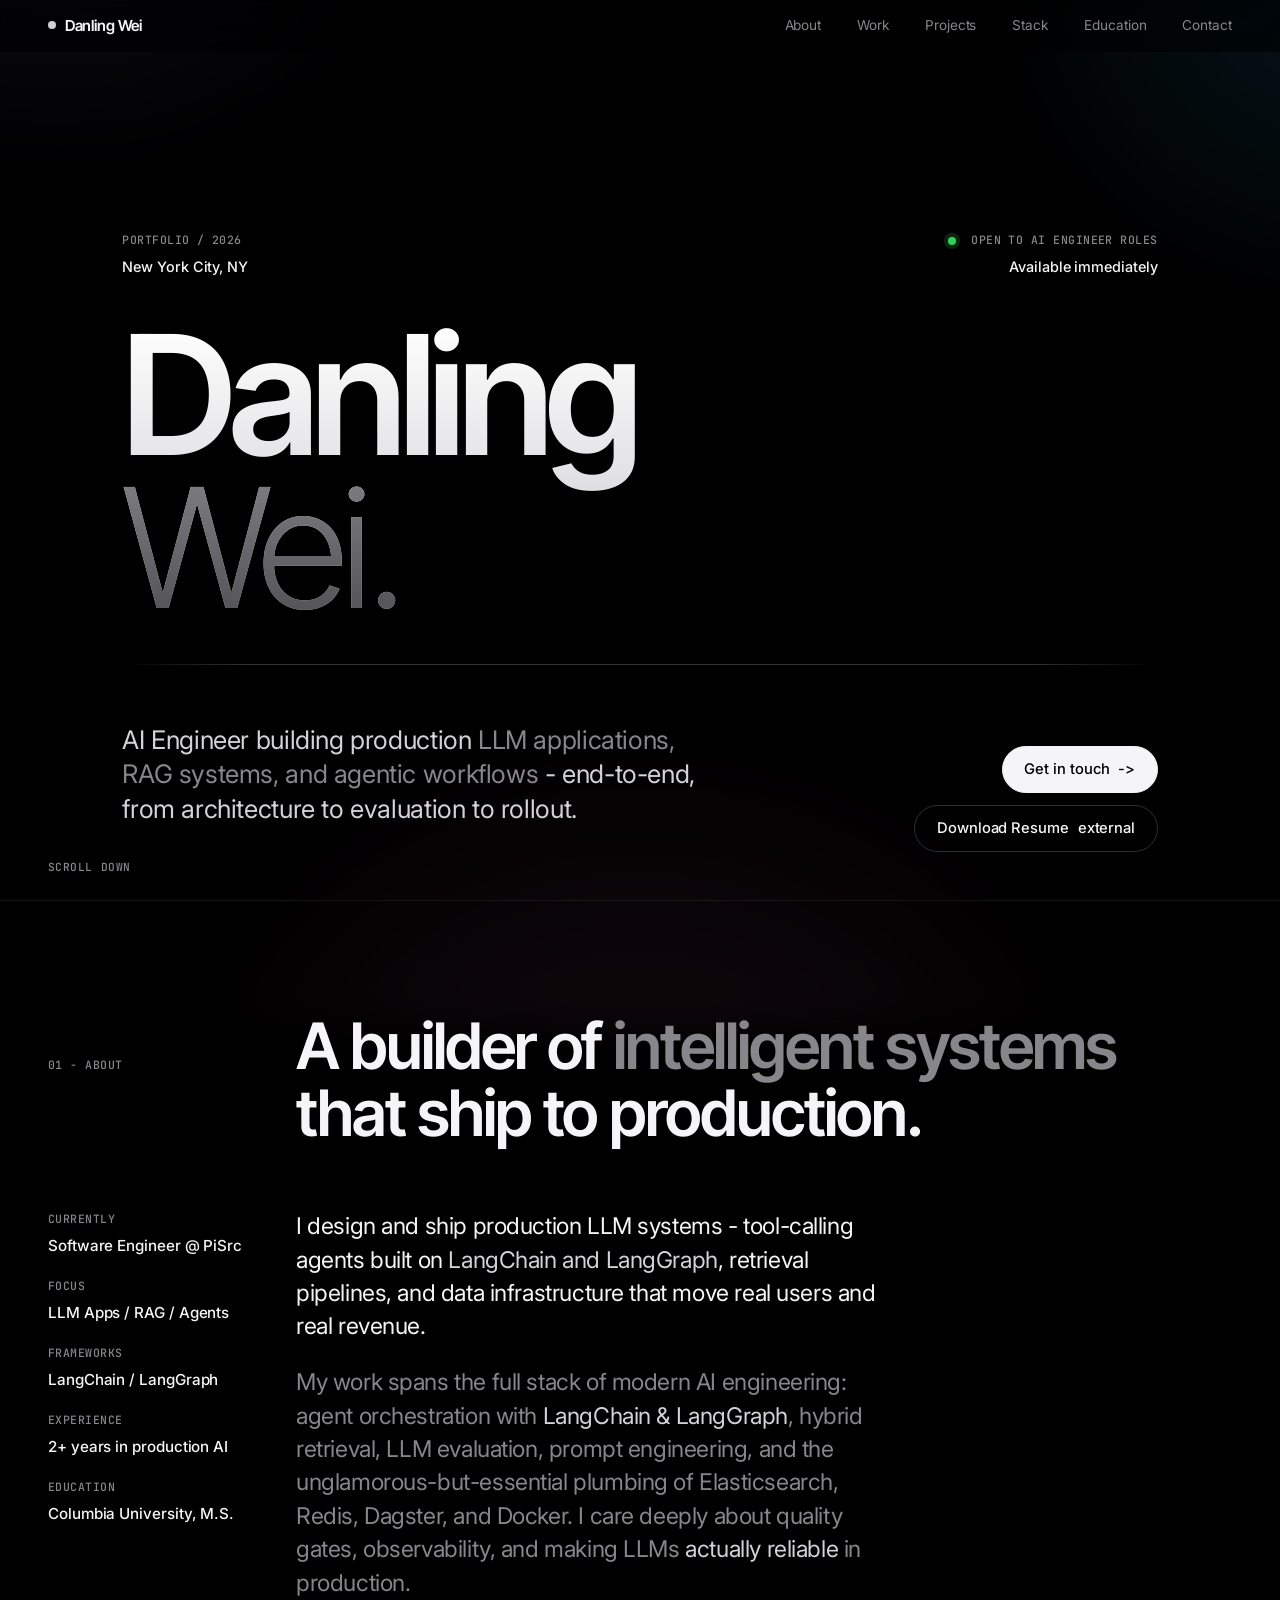
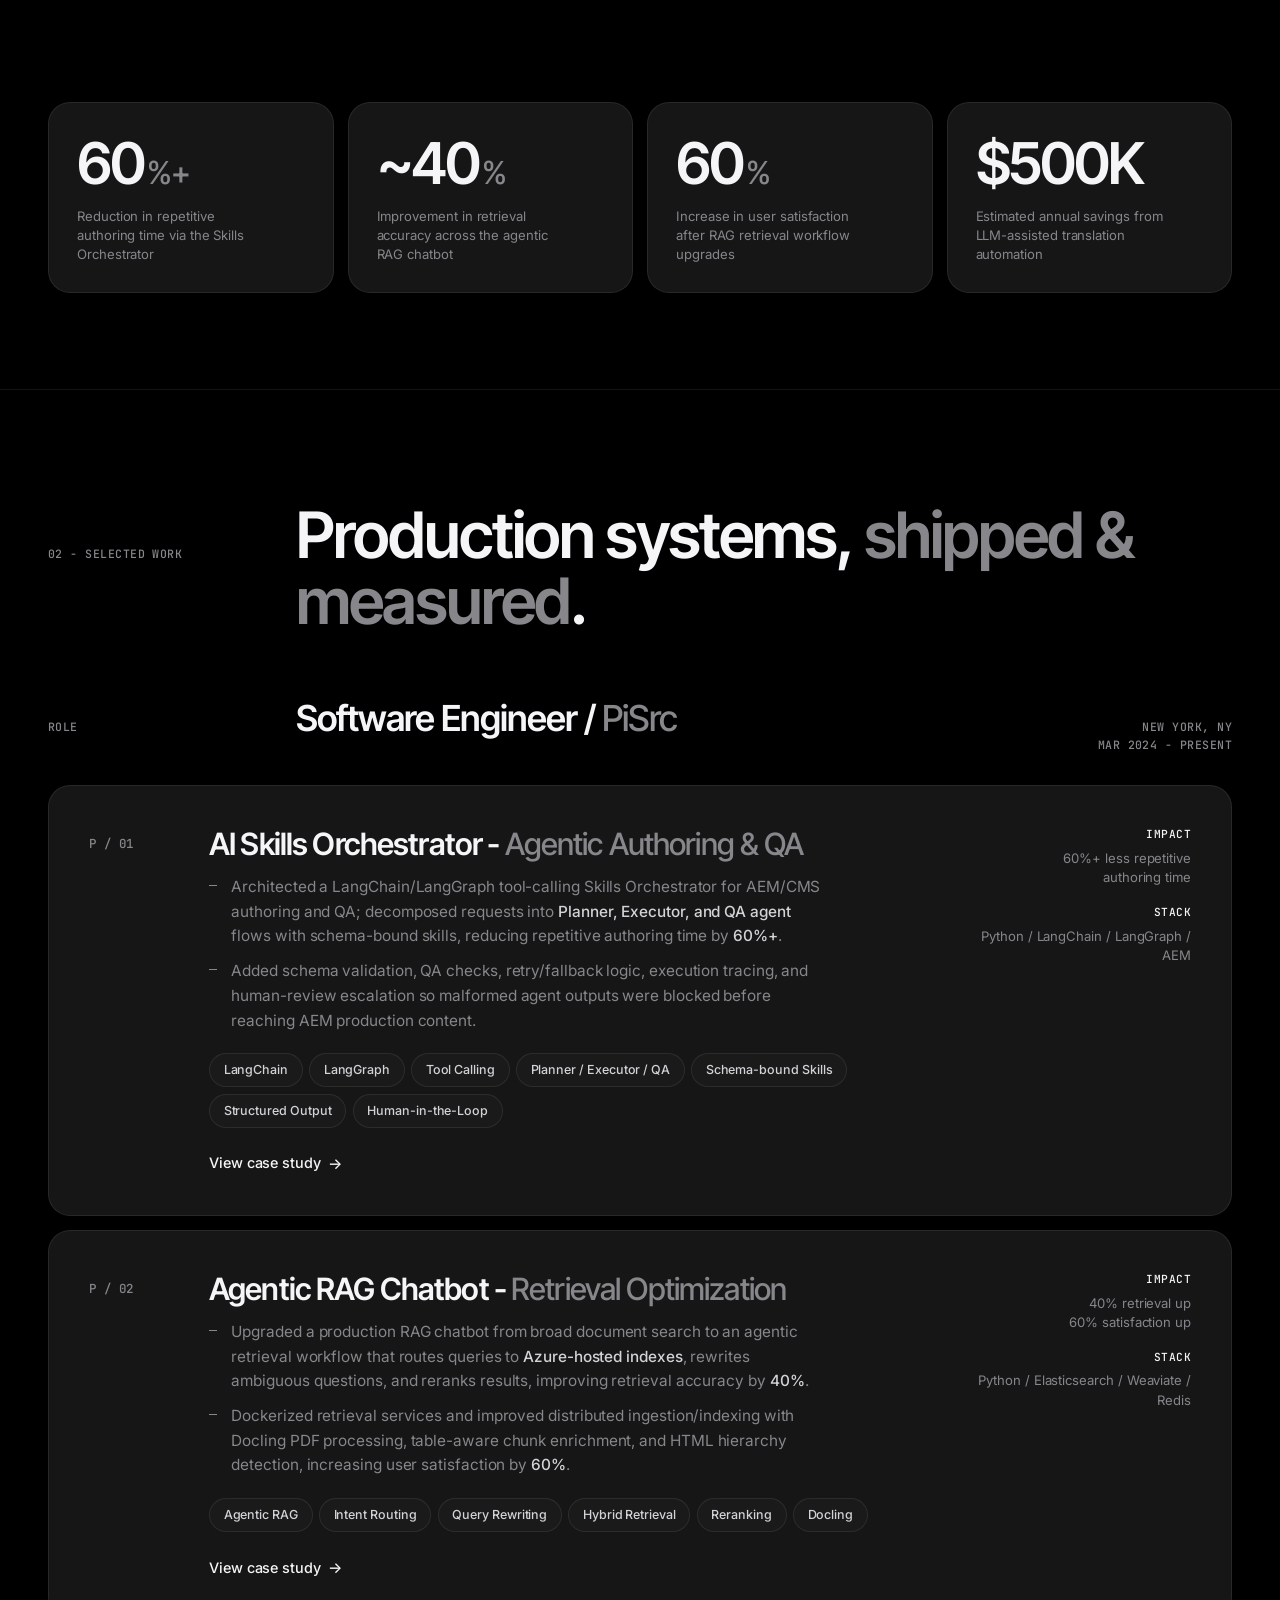
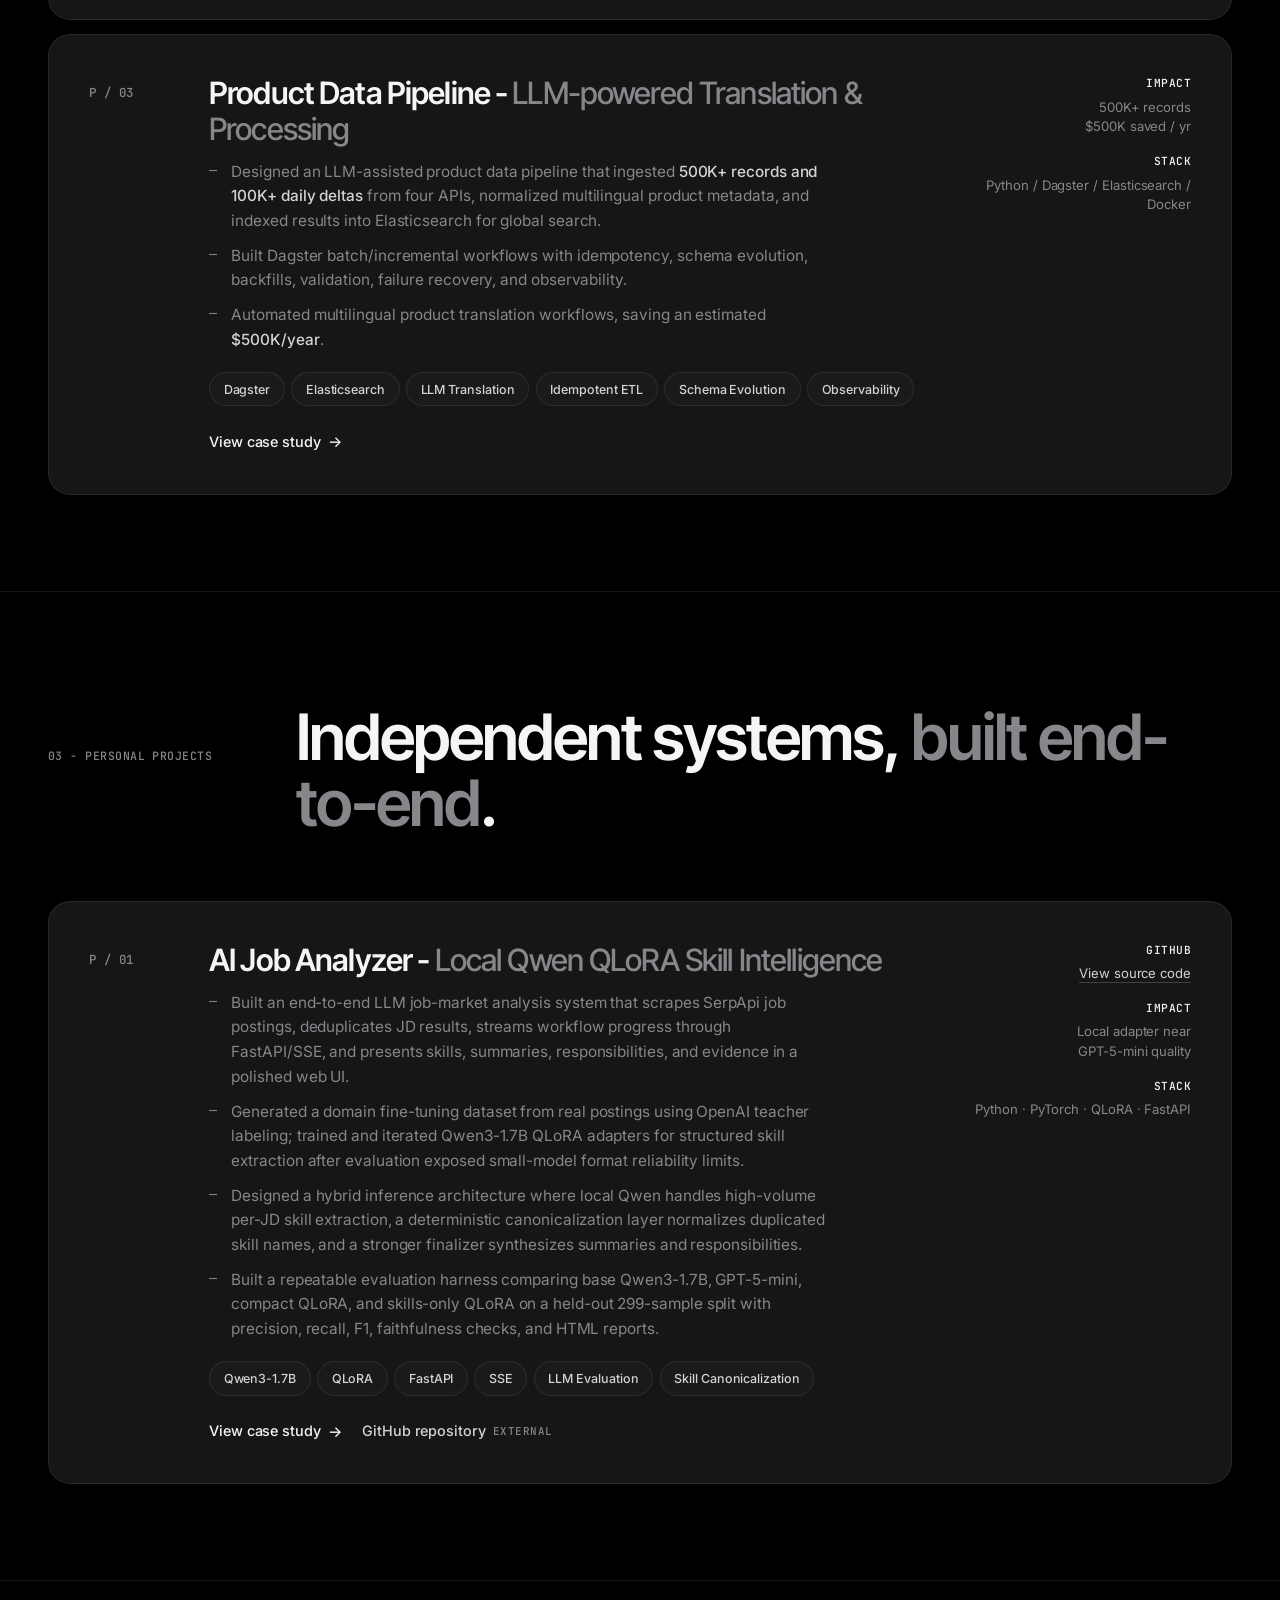
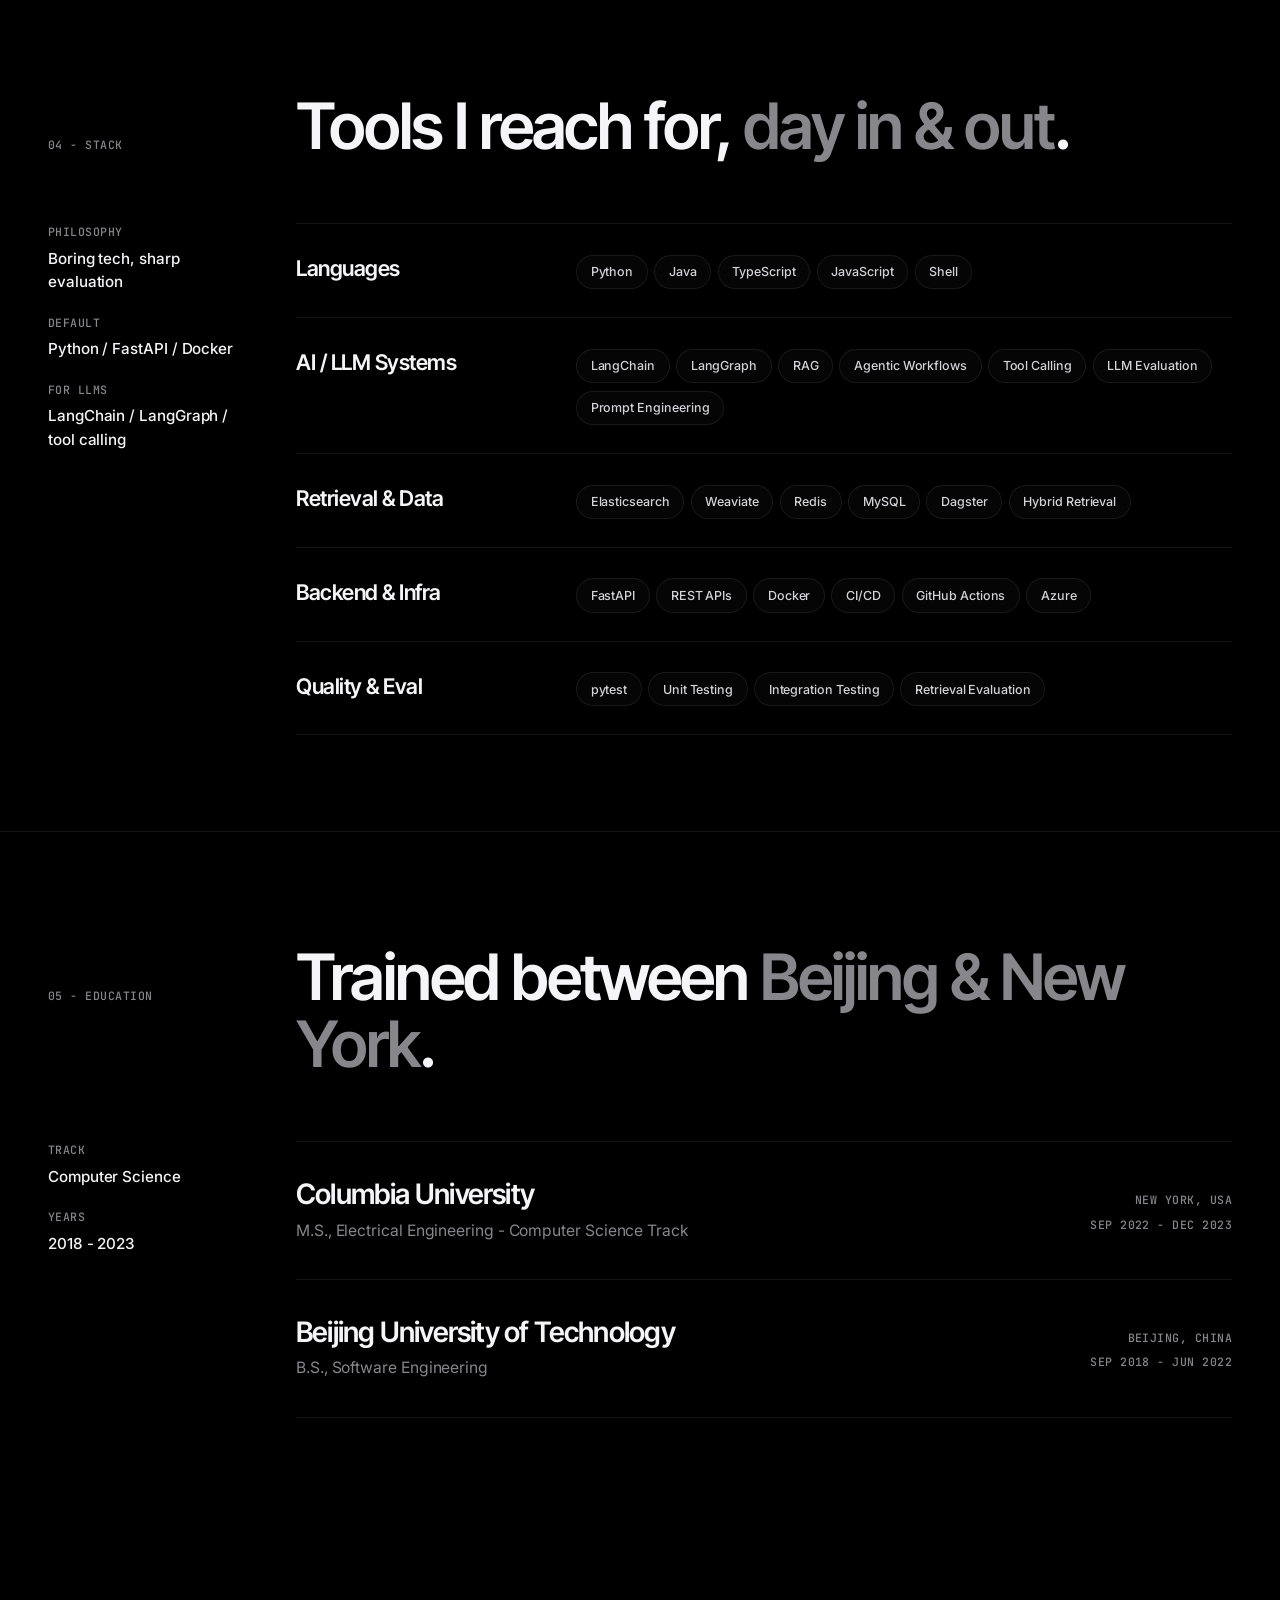
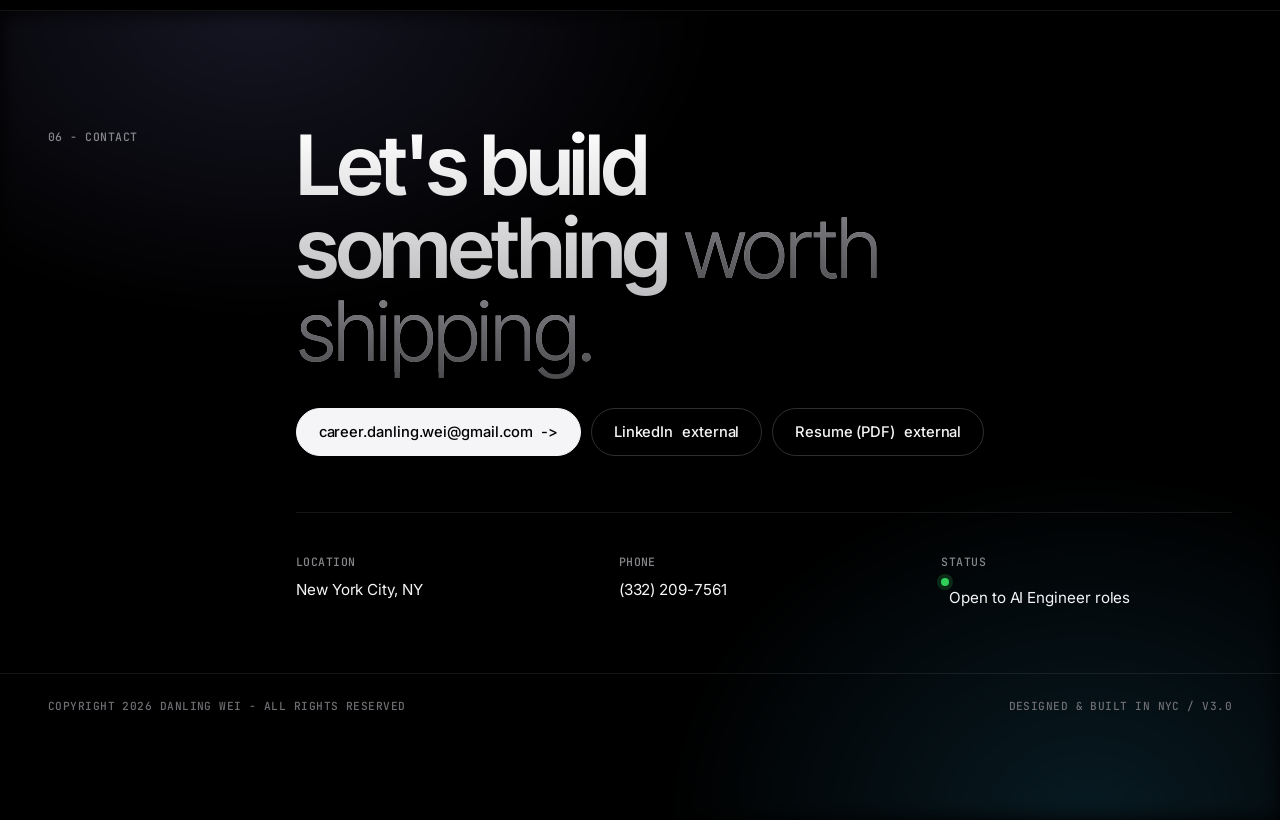
<file: index.html>
﻿<!DOCTYPE html>
<html lang="en">
<head>
  <meta charset="UTF-8" />
  <meta name="viewport" content="width=device-width, initial-scale=1.0" />
  <meta name="description" content="Danling Wei - AI Engineer building production LLM applications, RAG systems, and agentic workflows. Based in New York City." />
  <meta name="theme-color" content="#000000" />
  <meta name="color-scheme" content="dark" />
  <title>Danling Wei - AI Engineer</title>

  <link rel="icon" type="image/svg+xml" href="assets/favicon.svg" />

  <!-- Google Fonts: Inter Tight / SF Pro Display -->
  <link rel="preconnect" href="https://fonts.googleapis.com" />
  <link rel="preconnect" href="https://fonts.gstatic.com" crossorigin />
  <link
    href="https://fonts.googleapis.com/css2?family=Inter+Tight:wght@400;500;600;700&family=Inter:wght@300;400;500;600&family=JetBrains+Mono:wght@400;500&display=swap"
    rel="stylesheet"
  />

  <!-- Styles -->
  <link rel="stylesheet" href="styles/base.css" />
  <link rel="stylesheet" href="styles/layout.css" />
  <link rel="stylesheet" href="styles/components.css" />
  <link rel="stylesheet" href="styles/hero.css" />
  <link rel="stylesheet" href="styles/sections.css" />
  <link rel="stylesheet" href="styles/footer.css" />

  <!-- Open Graph -->
  <meta property="og:title" content="Danling Wei - AI Engineer" />
  <meta property="og:description" content="Production LLM applications, RAG systems, and agentic workflows. NYC." />
  <meta property="og:type" content="website" />

  <!-- Analytics (GA4) - see scripts/analytics.js to set Measurement ID -->
  <script src="scripts/analytics.js"></script>
</head>
<body>

  <!-- ===================== NAV ===================== -->
  <nav class="nav" id="nav">
    <div class="nav-inner">
      <a href="#top" class="nav-mark">Danling Wei</a>
      <div class="nav-links">
        <a href="#about">About</a>
        <a href="#work">Work</a>
        <a href="#projects">Projects</a>
        <a href="#skills">Stack</a>
        <a href="#education">Education</a>
        <a href="#contact">Contact</a>
      </div>
    </div>
  </nav>

  <!-- ===================== HERO ===================== -->
  <header class="hero" id="top">
    <div class="wrap">
      <div class="hero-meta reveal">
        <div class="hero-meta-block">
          <span>Portfolio / 2026</span>
          <strong>New York City, NY</strong>
        </div>
        <div class="hero-meta-block" style="text-align:right;">
          <span><span class="status-dot"></span>&nbsp; Open to AI Engineer roles</span>
          <strong>Available immediately</strong>
        </div>
      </div>

      <h1 class="hero-title reveal" data-delay="1">
        Danling<br />
        <span class="italic">Wei.</span>
      </h1>

      <div class="hero-divider"></div>

      <div class="hero-bottom">
        <p class="hero-lede reveal" data-delay="2">
          AI Engineer building production <em>LLM applications, RAG systems, and agentic workflows</em> - end-to-end, from architecture to evaluation to rollout.
        </p>
        <div class="hero-cta reveal" data-delay="3">
          <a class="btn solid" href="#contact">
            Get in touch <span class="arrow">-></span>
          </a>
          <a class="btn" href="assets/Danling-Wei-Resume.pdf" target="_blank" rel="noopener">
            Download Resume <span class="arrow">external</span>
          </a>
        </div>
      </div>
    </div>
    <div class="scroll-hint">Scroll <span>down</span></div>
  </header>

  <!-- ===================== ABOUT ===================== -->
  <section class="section" id="about">
    <div class="wrap">
      <div class="section-head reveal">
        <span class="section-tag">01 - About</span>
        <h2 class="section-title">A builder of <em>intelligent systems</em> that ship to production.</h2>
      </div>

      <div class="about-grid">
        <aside class="about-side reveal">
          <div>Currently<span>Software Engineer @ PiSrc</span></div>
          <div>Focus<span>LLM Apps / RAG / Agents</span></div>
          <div>Frameworks<span>LangChain / LangGraph</span></div>
          <div>Experience<span>2+ years in production AI</span></div>
          <div>Education<span>Columbia University, M.S.</span></div>
        </aside>

        <div class="about-body reveal" data-delay="1">
          <p>
            I design and ship production LLM systems - tool-calling agents built on <em>LangChain and LangGraph</em>, retrieval pipelines, and data infrastructure that move real users and real revenue.
          </p>
          <p>
            My work spans the full stack of modern AI engineering: agent orchestration with <em>LangChain &amp; LangGraph</em>, hybrid retrieval, LLM evaluation, prompt engineering, and the unglamorous-but-essential plumbing of Elasticsearch, Redis, Dagster, and Docker. I care deeply about quality gates, observability, and making LLMs <em>actually reliable</em> in production.
          </p>
        </div>
      </div>

      <!-- Metric strip -->
      <div class="metrics reveal" data-delay="2">
        <div class="metric">
          <div class="metric-num">60<span class="unit">%+</span></div>
          <div class="metric-label">Reduction in repetitive authoring time via the Skills Orchestrator</div>
        </div>
        <div class="metric">
          <div class="metric-num">~40<span class="unit">%</span></div>
          <div class="metric-label">Improvement in retrieval accuracy across the agentic RAG chatbot</div>
        </div>
        <div class="metric">
          <div class="metric-num">60<span class="unit">%</span></div>
          <div class="metric-label">Increase in user satisfaction after RAG retrieval workflow upgrades</div>
        </div>
        <div class="metric">
          <div class="metric-num">$500K</div>
          <div class="metric-label">Estimated annual savings from LLM-assisted translation automation</div>
        </div>
      </div>
    </div>
  </section>

  <!-- ===================== WORK / SELECTED PROJECTS ===================== -->
  <section class="section" id="work">
    <div class="wrap">
      <div class="section-head reveal">
        <span class="section-tag">02 - Selected Work</span>
        <h2 class="section-title">Production systems, <em>shipped &amp; measured</em>.</h2>
      </div>

      <div class="role-block reveal">
        <span class="section-tag">Role</span>
        <h3>Software Engineer / <em>PiSrc</em></h3>
        <div class="role-meta">
          New York, NY<br />
          Mar 2024 - Present
        </div>
      </div>

      <div class="work-list">
        <!-- Project 1 -->
        <a class="work-item reveal" href="projects/skills-orchestrator.html">
          <div class="work-index">P / 01</div>
          <div class="work-content">
            <h3>AI Skills Orchestrator - <em>Agentic Authoring &amp; QA</em></h3>
            <ul class="work-bullets">
              <li>Architected a LangChain/LangGraph tool-calling Skills Orchestrator for AEM/CMS authoring and QA; decomposed requests into <strong>Planner, Executor, and QA agent</strong> flows with schema-bound skills, reducing repetitive authoring time by <strong>60%+</strong>.</li>
              <li>Added schema validation, QA checks, retry/fallback logic, execution tracing, and human-review escalation so malformed agent outputs were blocked before reaching AEM production content.</li>
            </ul>
            <div class="work-tags">
              <span class="tag">LangChain</span>
              <span class="tag">LangGraph</span>
              <span class="tag">Tool Calling</span>
              <span class="tag">Planner / Executor / QA</span>
              <span class="tag">Schema-bound Skills</span>
              <span class="tag">Structured Output</span>
              <span class="tag">Human-in-the-Loop</span>
            </div>
            <span class="work-cta">View case study</span>
          </div>
          <aside class="work-side">
            <div><strong>Impact</strong>60%+ less repetitive<br />authoring time</div>
            <div><strong>Stack</strong>Python / LangChain / LangGraph / AEM</div>
          </aside>
        </a>

        <!-- Project 2 -->
        <a class="work-item reveal" href="projects/agentic-rag.html">
          <div class="work-index">P / 02</div>
          <div class="work-content">
            <h3>Agentic RAG Chatbot - <em>Retrieval Optimization</em></h3>
            <ul class="work-bullets">
              <li>Upgraded a production RAG chatbot from broad document search to an agentic retrieval workflow that routes queries to <strong>Azure-hosted indexes</strong>, rewrites ambiguous questions, and reranks results, improving retrieval accuracy by <strong>40%</strong>.</li>
              <li>Dockerized retrieval services and improved distributed ingestion/indexing with Docling PDF processing, table-aware chunk enrichment, and HTML hierarchy detection, increasing user satisfaction by <strong>60%</strong>.</li>
            </ul>
            <div class="work-tags">
              <span class="tag">Agentic RAG</span>
              <span class="tag">Intent Routing</span>
              <span class="tag">Query Rewriting</span>
              <span class="tag">Hybrid Retrieval</span>
              <span class="tag">Reranking</span>
              <span class="tag">Docling</span>
            </div>
            <span class="work-cta">View case study</span>
          </div>
          <aside class="work-side">
            <div><strong>Impact</strong>40% retrieval up<br />60% satisfaction up</div>
            <div><strong>Stack</strong>Python / Elasticsearch / Weaviate / Redis</div>
          </aside>
        </a>

        <!-- Project 3 -->
        <a class="work-item reveal" href="projects/data-pipeline.html">
          <div class="work-index">P / 03</div>
          <div class="work-content">
            <h3>Product Data Pipeline - <em>LLM-powered Translation &amp; Processing</em></h3>
            <ul class="work-bullets">
              <li>Designed an LLM-assisted product data pipeline that ingested <strong>500K+ records and 100K+ daily deltas</strong> from four APIs, normalized multilingual product metadata, and indexed results into Elasticsearch for global search.</li>
              <li>Built Dagster batch/incremental workflows with idempotency, schema evolution, backfills, validation, failure recovery, and observability.</li>
              <li>Automated multilingual product translation workflows, saving an estimated <strong>$500K/year</strong>.</li>
            </ul>
            <div class="work-tags">
              <span class="tag">Dagster</span>
              <span class="tag">Elasticsearch</span>
              <span class="tag">LLM Translation</span>
              <span class="tag">Idempotent ETL</span>
              <span class="tag">Schema Evolution</span>
              <span class="tag">Observability</span>
            </div>
            <span class="work-cta">View case study</span>
          </div>
          <aside class="work-side">
            <div><strong>Impact</strong>500K+ records<br />$500K saved / yr</div>
            <div><strong>Stack</strong>Python / Dagster / Elasticsearch / Docker</div>
          </aside>
        </a>
      </div>
    </div>
  </section>


  <!-- ===================== PERSONAL PROJECTS ===================== -->
  <section class="section" id="projects">
    <div class="wrap">
      <div class="section-head reveal">
        <span class="section-tag">03 - Personal Projects</span>
        <h2 class="section-title">Independent systems, <em>built end-to-end</em>.</h2>
      </div>

      <div class="work-list">
        <!-- Personal Project 1 -->
        <article class="work-item reveal">
          <div class="work-index">P / 01</div>
          <div class="work-content">
            <h3>AI Job Analyzer - <em>Local Qwen QLoRA Skill Intelligence</em></h3>
            <ul class="work-bullets">
              <li>Built an end-to-end LLM job-market analysis system that scrapes SerpApi job postings, deduplicates JD results, streams workflow progress through FastAPI/SSE, and presents skills, summaries, responsibilities, and evidence in a polished web UI.</li>
              <li>Generated a domain fine-tuning dataset from real postings using OpenAI teacher labeling; trained and iterated Qwen3-1.7B QLoRA adapters for structured skill extraction after evaluation exposed small-model format reliability limits.</li>
              <li>Designed a hybrid inference architecture where local Qwen handles high-volume per-JD skill extraction, a deterministic canonicalization layer normalizes duplicated skill names, and a stronger finalizer synthesizes summaries and responsibilities.</li>
              <li>Built a repeatable evaluation harness comparing base Qwen3-1.7B, GPT-5-mini, compact QLoRA, and skills-only QLoRA on a held-out 299-sample split with precision, recall, F1, faithfulness checks, and HTML reports.</li>
            </ul>
            <div class="work-tags">
              <span class="tag">Qwen3-1.7B</span>
              <span class="tag">QLoRA</span>
              <span class="tag">FastAPI</span>
              <span class="tag">SSE</span>
              <span class="tag">LLM Evaluation</span>
              <span class="tag">Skill Canonicalization</span>
            </div>
            <div class="work-actions">
              <a class="work-cta" href="projects/ai-job-analyzer.html">View case study</a>
              <a class="work-cta github" href="https://github.com/danling-wei/ai-job-analyzer" target="_blank" rel="noopener">GitHub repository</a>
            </div>
          </div>
          <aside class="work-side">
            <div><strong>GitHub</strong><a class="side-link" href="https://github.com/danling-wei/ai-job-analyzer" target="_blank" rel="noopener">View source code</a></div>
            <div><strong>Impact</strong>Local adapter near<br />GPT-5-mini quality</div>
            <div><strong>Stack</strong>Python · PyTorch · QLoRA · FastAPI</div>
          </aside>
        </article>

      </div>
    </div>
  </section>

  <!-- ===================== SKILLS ===================== -->
  <section class="section" id="skills">
    <div class="wrap">
      <div class="section-head reveal">
        <span class="section-tag">04 - Stack</span>
        <h2 class="section-title">Tools I reach for, <em>day in &amp; out</em>.</h2>
      </div>

      <div class="skills-grid">
        <aside class="about-side reveal">
          <div>Philosophy<span>Boring tech, sharp evaluation</span></div>
          <div>Default<span>Python / FastAPI / Docker</span></div>
          <div>For LLMs<span>LangChain / LangGraph / tool calling</span></div>
        </aside>

        <div class="skill-rows reveal" data-delay="1">
          <div class="skill-row">
            <div class="skill-cat">Languages</div>
            <div class="skill-items">
              <span class="tag">Python</span>
              <span class="tag">Java</span>
              <span class="tag">TypeScript</span>
              <span class="tag">JavaScript</span>
              <span class="tag">Shell</span>
            </div>
          </div>
          <div class="skill-row">
            <div class="skill-cat">AI / LLM Systems</div>
            <div class="skill-items">
              <span class="tag">LangChain</span>
              <span class="tag">LangGraph</span>
              <span class="tag">RAG</span>
              <span class="tag">Agentic Workflows</span>
              <span class="tag">Tool Calling</span>
              <span class="tag">LLM Evaluation</span>
              <span class="tag">Prompt Engineering</span>
            </div>
          </div>
          <div class="skill-row">
            <div class="skill-cat">Retrieval &amp; Data</div>
            <div class="skill-items">
              <span class="tag">Elasticsearch</span>
              <span class="tag">Weaviate</span>
              <span class="tag">Redis</span>
              <span class="tag">MySQL</span>
              <span class="tag">Dagster</span>
              <span class="tag">Hybrid Retrieval</span>
            </div>
          </div>
          <div class="skill-row">
            <div class="skill-cat">Backend &amp; Infra</div>
            <div class="skill-items">
              <span class="tag">FastAPI</span>
              <span class="tag">REST APIs</span>
              <span class="tag">Docker</span>
              <span class="tag">CI/CD</span>
              <span class="tag">GitHub Actions</span>
              <span class="tag">Azure</span>
            </div>
          </div>
          <div class="skill-row">
            <div class="skill-cat">Quality &amp; Eval</div>
            <div class="skill-items">
              <span class="tag">pytest</span>
              <span class="tag">Unit Testing</span>
              <span class="tag">Integration Testing</span>
              <span class="tag">Retrieval Evaluation</span>
            </div>
          </div>
        </div>
      </div>
    </div>
  </section>

  <!-- ===================== EDUCATION ===================== -->
  <section class="section" id="education">
    <div class="wrap">
      <div class="section-head reveal">
        <span class="section-tag">05 - Education</span>
        <h2 class="section-title">Trained between <em>Beijing &amp; New York</em>.</h2>
      </div>

      <div class="edu-grid">
        <aside class="about-side reveal">
          <div>Track<span>Computer Science</span></div>
          <div>Years<span>2018 - 2023</span></div>
        </aside>

        <div class="edu-list reveal" data-delay="1">
          <div class="edu-item">
            <div>
              <h3 class="edu-school">Columbia University</h3>
              <div class="edu-degree">M.S., Electrical Engineering - Computer Science Track</div>
            </div>
            <div class="edu-meta">
              <span>New York, USA</span>
              <span>Sep 2022 - Dec 2023</span>
            </div>
          </div>
          <div class="edu-item">
            <div>
              <h3 class="edu-school">Beijing University of Technology</h3>
              <div class="edu-degree">B.S., Software Engineering</div>
            </div>
            <div class="edu-meta">
              <span>Beijing, China</span>
              <span>Sep 2018 - Jun 2022</span>
            </div>
          </div>
        </div>
      </div>
    </div>
  </section>

  <!-- ===================== CTA / CONTACT ===================== -->
  <section class="cta" id="contact">
    <div class="cta-inner">
      <div class="reveal">
        <span class="section-tag">06 - Contact</span>
      </div>
      <div>
        <h2 class="cta-title reveal">
          Let's build something <em>worth shipping.</em>
        </h2>

        <div class="cta-actions reveal" data-delay="1">
          <a class="btn solid" href="mailto:career.danling.wei@gmail.com">
            career.danling.wei@gmail.com <span class="arrow">-></span>
          </a>
          <a class="btn" href="https://www.linkedin.com/in/danling-wei/" target="_blank" rel="noopener">
            LinkedIn <span class="arrow">external</span>
          </a>
          <a class="btn" href="assets/Danling-Wei-Resume.pdf" target="_blank" rel="noopener">
            Resume (PDF) <span class="arrow">external</span>
          </a>
        </div>

        <div class="footer-meta reveal" data-delay="2">
          <div>Location<span>New York City, NY</span></div>
          <div>Phone<span>(332) 209-7561</span></div>
          <div>Status<span><span class="status-dot"></span>&nbsp; Open to AI Engineer roles</span></div>
        </div>
      </div>
    </div>

    <div class="footer-bottom">
      <span>Copyright <span id="year">2026</span> Danling Wei - All rights reserved</span>
      <span>Designed &amp; built in NYC / v3.0</span>
    </div>
  </section>

  <script src="scripts/main.js" defer></script>
</body>
</html>
</file>
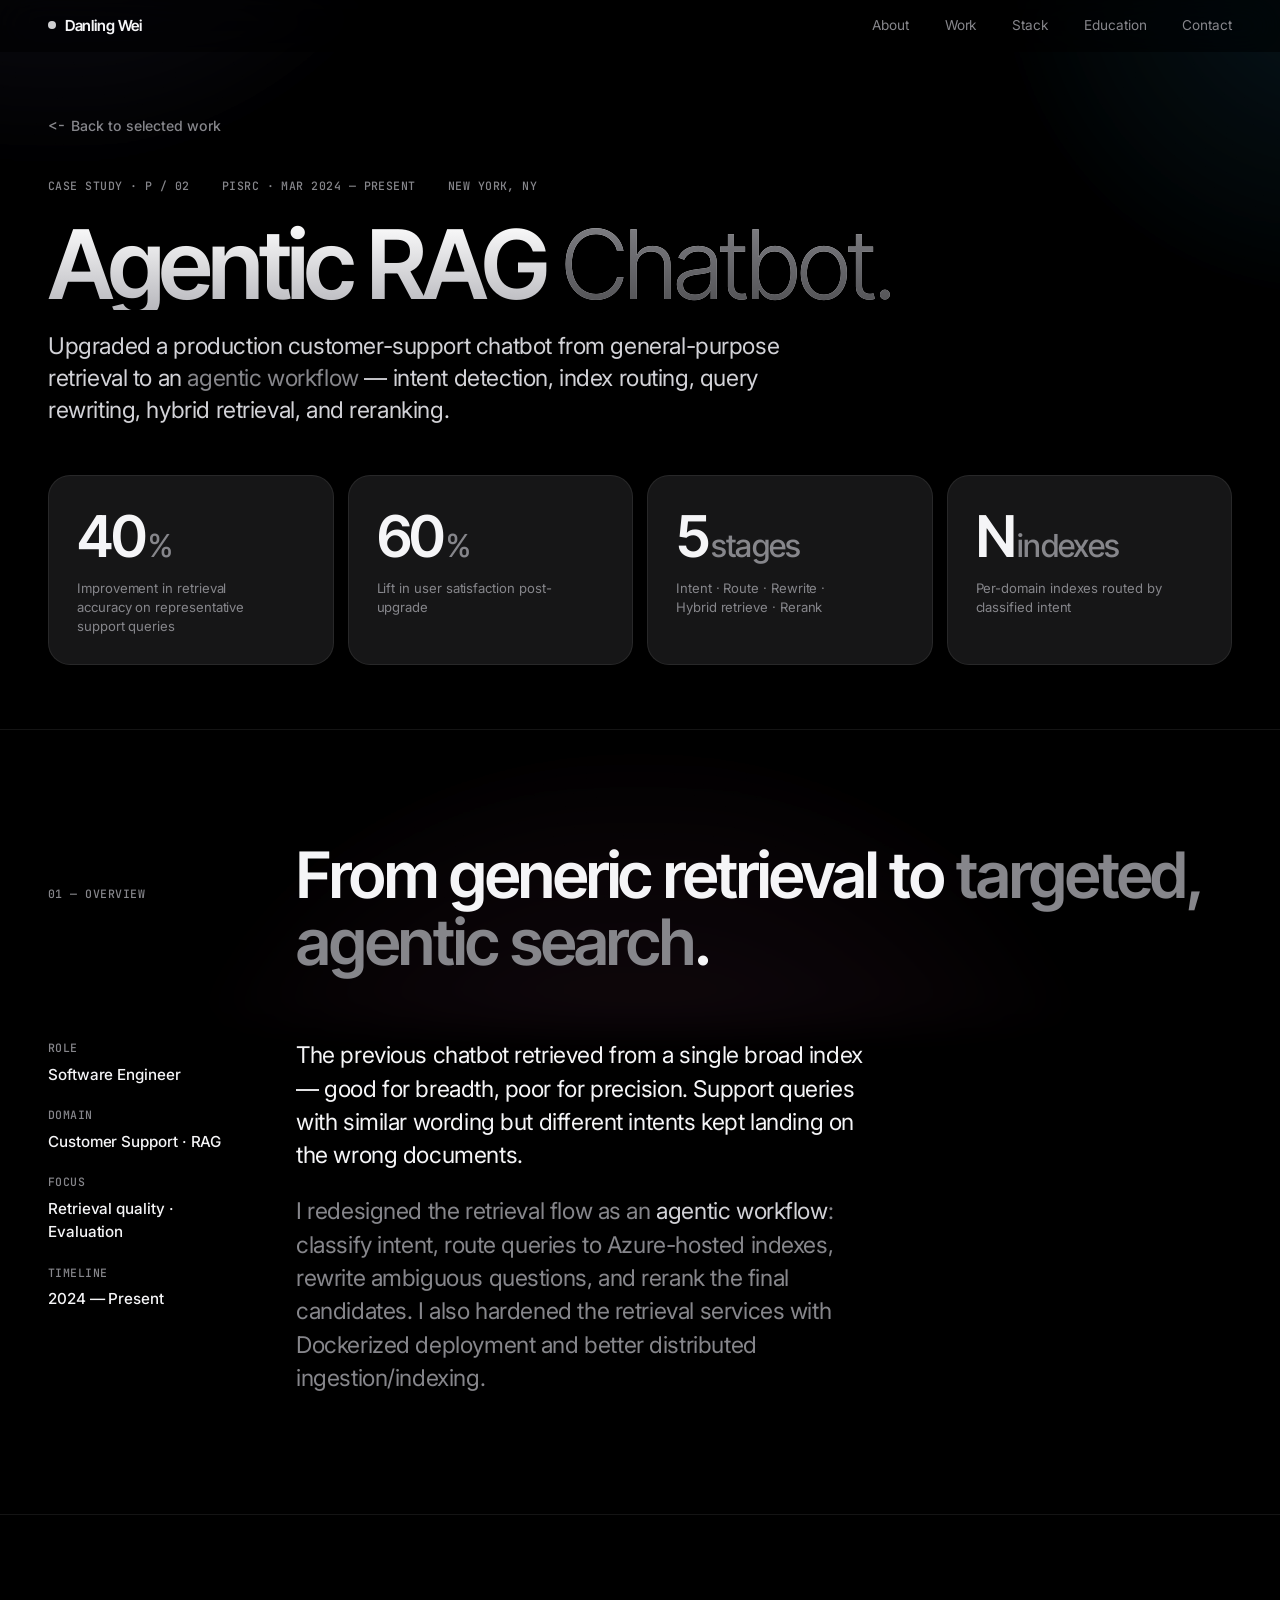
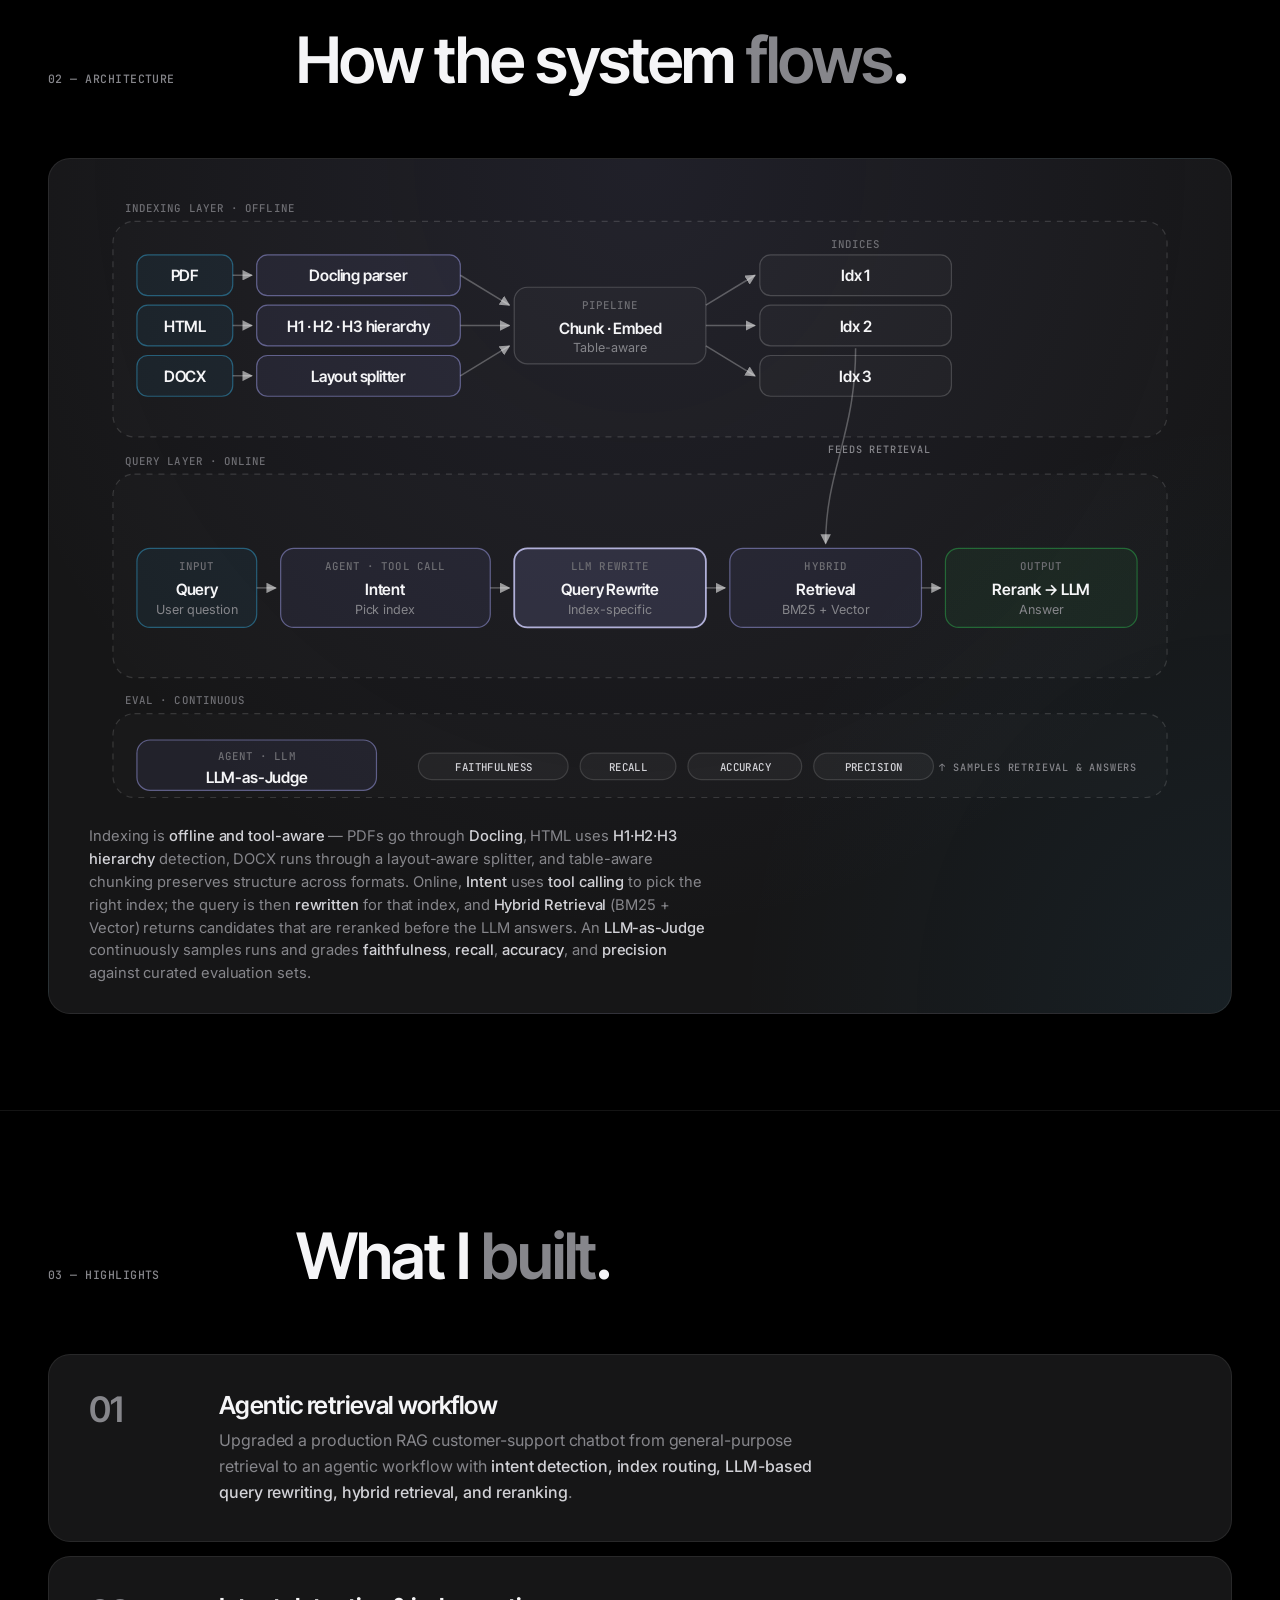
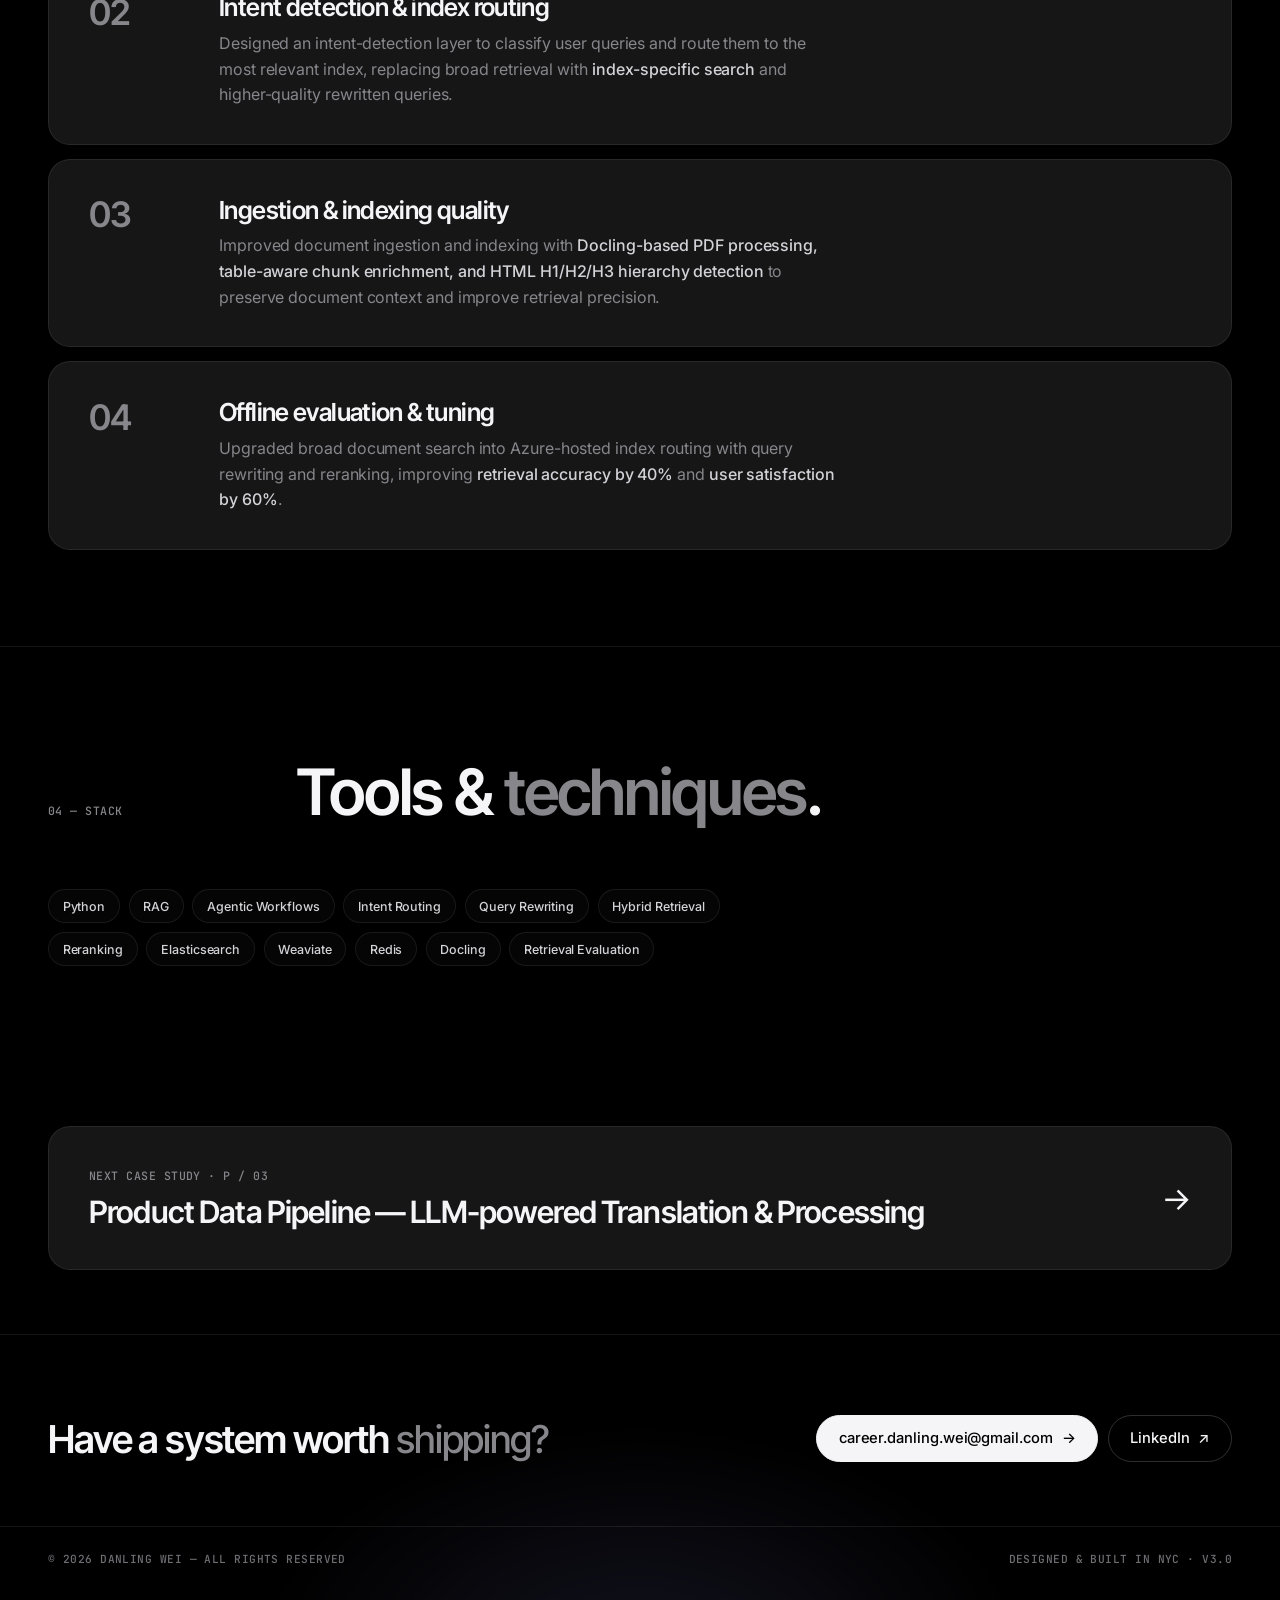
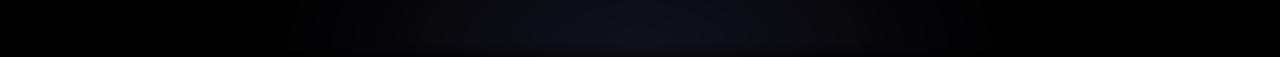
<file: projects/agentic-rag.html>
<!DOCTYPE html>
<html lang="en">
<head>
  <meta charset="UTF-8" />
  <meta name="viewport" content="width=device-width, initial-scale=1.0" />
  <meta name="description" content="Case study — Agentic RAG Chatbot: Azure index routing, query rewriting, and reranking by Danling Wei." />
  <meta name="theme-color" content="#000000" />
  <meta name="color-scheme" content="dark" />
  <title>Agentic RAG Chatbot — Danling Wei</title>

  <link rel="icon" type="image/svg+xml" href="../assets/favicon.svg" />

  <link rel="preconnect" href="https://fonts.googleapis.com" />
  <link rel="preconnect" href="https://fonts.gstatic.com" crossorigin />
  <link
    href="https://fonts.googleapis.com/css2?family=Inter+Tight:wght@400;500;600;700&family=Inter:wght@300;400;500;600&family=JetBrains+Mono:wght@400;500&display=swap"
    rel="stylesheet"
  />

  <link rel="stylesheet" href="../styles/base.css" />
  <link rel="stylesheet" href="../styles/layout.css" />
  <link rel="stylesheet" href="../styles/components.css" />
  <link rel="stylesheet" href="../styles/hero.css" />
  <link rel="stylesheet" href="../styles/sections.css" />
  <link rel="stylesheet" href="../styles/diagrams.css" />
  <link rel="stylesheet" href="../styles/footer.css" />
  <link rel="stylesheet" href="../styles/project.css" />

  <meta property="og:title" content="Agentic RAG Chatbot — Danling Wei" />
  <meta property="og:description" content="Upgrading a production RAG chatbot with Azure index routing, query rewriting, and reranking." />
  <meta property="og:type" content="article" />

  <!-- Analytics (GA4) — see scripts/analytics.js to set Measurement ID -->
  <script src="../scripts/analytics.js"></script>
</head>
<body>

  <!-- ===================== NAV ===================== -->
  <nav class="nav" id="nav">
    <div class="nav-inner">
      <a href="../" class="nav-mark">Danling Wei</a>
      <div class="nav-links">
        <a href="../#about">About</a>
        <a href="../#work">Work</a>
        <a href="../#skills">Stack</a>
        <a href="../#education">Education</a>
        <a href="../#contact">Contact</a>
      </div>
    </div>
  </nav>

  <!-- ===================== PROJECT HERO ===================== -->
  <header class="project-hero">
    <div class="wrap">
      <a class="back-link reveal" href="../#work">Back to selected work</a>

      <div class="project-tag-row reveal" data-delay="1">
        <span>Case Study · P / 02</span>
        <span>PiSrc · Mar 2024 — Present</span>
        <span>New York, NY</span>
      </div>

      <h1 class="project-title reveal" data-delay="2">
        Agentic RAG <em>Chatbot.</em>
      </h1>

      <p class="project-sub reveal" data-delay="3">
        Upgraded a production customer-support chatbot from general-purpose retrieval to an <em>agentic workflow</em> — intent detection, index routing, query rewriting, hybrid retrieval, and reranking.
      </p>

      <div class="metrics reveal" data-delay="4">
        <div class="metric">
          <div class="metric-num">40<span class="unit">%</span></div>
          <div class="metric-label">Improvement in retrieval accuracy on representative support queries</div>
        </div>
        <div class="metric">
          <div class="metric-num">60<span class="unit">%</span></div>
          <div class="metric-label">Lift in user satisfaction post-upgrade</div>
        </div>
        <div class="metric">
          <div class="metric-num">5<span class="unit">stages</span></div>
          <div class="metric-label">Intent · Route · Rewrite · Hybrid retrieve · Rerank</div>
        </div>
        <div class="metric">
          <div class="metric-num">N<span class="unit">indexes</span></div>
          <div class="metric-label">Per-domain indexes routed by classified intent</div>
        </div>
      </div>
    </div>
  </header>

  <!-- ===================== OVERVIEW ===================== -->
  <section class="section">
    <div class="wrap">
      <div class="section-head reveal">
        <span class="section-tag">01 — Overview</span>
        <h2 class="section-title">From generic retrieval to <em>targeted, agentic search</em>.</h2>
      </div>

      <div class="about-grid">
        <aside class="about-side reveal">
          <div>Role<span>Software Engineer</span></div>
          <div>Domain<span>Customer Support · RAG</span></div>
          <div>Focus<span>Retrieval quality · Evaluation</span></div>
          <div>Timeline<span>2024 — Present</span></div>
        </aside>

        <div class="about-body reveal" data-delay="1">
          <p>
            The previous chatbot retrieved from a single broad index — good for breadth, poor for precision. Support queries with similar wording but different intents kept landing on the wrong documents.
          </p>
          <p>
            I redesigned the retrieval flow as an <em>agentic workflow</em>: classify intent, route queries to Azure-hosted indexes, rewrite ambiguous questions, and rerank the final candidates. I also hardened the retrieval services with Dockerized deployment and better distributed ingestion/indexing.
          </p>
        </div>
      </div>
    </div>
  </section>

  <!-- ===================== ARCHITECTURE ===================== -->
  <section class="section">
    <div class="wrap">
      <div class="section-head reveal">
        <span class="section-tag">02 — Architecture</span>
        <h2 class="section-title">How the system <em>flows</em>.</h2>
      </div>

      <figure class="arch-figure reveal" data-delay="1" style="margin:0;">
        <svg class="arch-svg" viewBox="0 0 920 510" role="img" aria-label="Architecture: A three-layer agentic RAG. Indexing is offline and tool-aware — PDFs go through Docling, HTML through H1/H2/H3 hierarchy detection, DOCX through a layout-aware splitter, all chunked with table-aware enrichment and embedded into per-intent indices. Online, the Intent layer uses tool calling to select an index, the query is then rewritten for that index, hybrid retrieval (BM25 + Vector) returns candidates, and a reranker hands the top passages to the answering LLM. An LLM-as-Judge continuously samples runs and grades Faithfulness, Recall, Accuracy, and Precision against curated evaluation sets.">
          <defs>
            <marker id="arr-p2" viewBox="0 0 10 10" refX="9" refY="5" markerWidth="7" markerHeight="7" orient="auto">
              <path d="M0 0 L10 5 L0 10 z" fill="rgba(255,255,255,0.55)"/>
            </marker>
          </defs>

          <!-- ===== REGIONS ===== -->
          <text class="arch-cat" x="30" y="14">INDEXING LAYER · OFFLINE</text>
          <rect class="arch-region" x="20" y="22" width="880" height="180" rx="18"/>

          <text class="arch-cat" x="30" y="225">QUERY LAYER · ONLINE</text>
          <rect class="arch-region" x="20" y="233" width="880" height="170" rx="18"/>

          <text class="arch-cat" x="30" y="425">EVAL · CONTINUOUS</text>
          <rect class="arch-region" x="20" y="433" width="880" height="70" rx="18"/>

          <!-- ===== INDEXING LAYER ===== -->
          <!-- Sources -->
          <rect class="arch-node arch-node-input" x="40" y="50" width="80" height="34" rx="9"/>
          <text class="arch-title" x="80" y="72" text-anchor="middle">PDF</text>

          <rect class="arch-node arch-node-input" x="40" y="92" width="80" height="34" rx="9"/>
          <text class="arch-title" x="80" y="114" text-anchor="middle">HTML</text>

          <rect class="arch-node arch-node-input" x="40" y="134" width="80" height="34" rx="9"/>
          <text class="arch-title" x="80" y="156" text-anchor="middle">DOCX</text>

          <!-- Specialized parsers (accent — different tool per format) -->
          <rect class="arch-node arch-node-accent" x="140" y="50" width="170" height="34" rx="9"/>
          <text class="arch-title" x="225" y="72" text-anchor="middle">Docling parser</text>

          <rect class="arch-node arch-node-accent" x="140" y="92" width="170" height="34" rx="9"/>
          <text class="arch-title" x="225" y="114" text-anchor="middle">H1 · H2 · H3 hierarchy</text>

          <rect class="arch-node arch-node-accent" x="140" y="134" width="170" height="34" rx="9"/>
          <text class="arch-title" x="225" y="156" text-anchor="middle">Layout splitter</text>

          <!-- Pipeline -->
          <rect class="arch-node" x="355" y="77" width="160" height="64" rx="11"/>
          <text class="arch-cat" x="435" y="95" text-anchor="middle">PIPELINE</text>
          <text class="arch-title" x="435" y="116" text-anchor="middle">Chunk · Embed</text>
          <text class="arch-sub" x="435" y="131" text-anchor="middle">Table-aware</text>

          <!-- Indices -->
          <text class="arch-cat" x="640" y="44" text-anchor="middle">INDICES</text>
          <rect class="arch-node" x="560" y="50" width="160" height="34" rx="9"/>
          <text class="arch-title" x="640" y="72" text-anchor="middle">Idx 1</text>

          <rect class="arch-node" x="560" y="92" width="160" height="34" rx="9"/>
          <text class="arch-title" x="640" y="114" text-anchor="middle">Idx 2</text>

          <rect class="arch-node" x="560" y="134" width="160" height="34" rx="9"/>
          <text class="arch-title" x="640" y="156" text-anchor="middle">Idx 3</text>

          <!-- Source → Tool -->
          <line class="arch-flow" x1="120" y1="67" x2="136" y2="67" marker-end="url(#arr-p2)"/>
          <line class="arch-flow" x1="120" y1="109" x2="136" y2="109" marker-end="url(#arr-p2)"/>
          <line class="arch-flow" x1="120" y1="151" x2="136" y2="151" marker-end="url(#arr-p2)"/>

          <!-- Tool → Pipeline (fan-in) -->
          <line class="arch-flow" x1="310" y1="67" x2="351" y2="92" marker-end="url(#arr-p2)"/>
          <line class="arch-flow" x1="310" y1="109" x2="351" y2="109" marker-end="url(#arr-p2)"/>
          <line class="arch-flow" x1="310" y1="151" x2="351" y2="126" marker-end="url(#arr-p2)"/>

          <!-- Pipeline → Indices (fan-out) -->
          <line class="arch-flow" x1="515" y1="92" x2="556" y2="67" marker-end="url(#arr-p2)"/>
          <line class="arch-flow" x1="515" y1="109" x2="556" y2="109" marker-end="url(#arr-p2)"/>
          <line class="arch-flow" x1="515" y1="126" x2="556" y2="151" marker-end="url(#arr-p2)"/>

          <!-- ===== QUERY LAYER ===== -->
          <g>
            <rect class="arch-node arch-node-input" x="40" y="295" width="100" height="66" rx="11"/>
            <text class="arch-cat" x="90" y="313" text-anchor="middle">INPUT</text>
            <text class="arch-title" x="90" y="334" text-anchor="middle">Query</text>
            <text class="arch-sub" x="90" y="350" text-anchor="middle">User question</text>
          </g>

          <g>
            <rect class="arch-node arch-node-accent" x="160" y="295" width="175" height="66" rx="11"/>
            <text class="arch-cat" x="247" y="313" text-anchor="middle">AGENT · TOOL CALL</text>
            <text class="arch-title" x="247" y="334" text-anchor="middle">Intent</text>
            <text class="arch-sub" x="247" y="350" text-anchor="middle">Pick index</text>
          </g>

          <g>
            <rect class="arch-node arch-node-highlight" x="355" y="295" width="160" height="66" rx="11"/>
            <text class="arch-cat" x="435" y="313" text-anchor="middle">LLM REWRITE</text>
            <text class="arch-title" x="435" y="334" text-anchor="middle">Query Rewrite</text>
            <text class="arch-sub" x="435" y="350" text-anchor="middle">Index-specific</text>
          </g>

          <g>
            <rect class="arch-node arch-node-accent" x="535" y="295" width="160" height="66" rx="11"/>
            <text class="arch-cat" x="615" y="313" text-anchor="middle">HYBRID</text>
            <text class="arch-title" x="615" y="334" text-anchor="middle">Retrieval</text>
            <text class="arch-sub" x="615" y="350" text-anchor="middle">BM25 + Vector</text>
          </g>

          <g>
            <rect class="arch-node arch-node-output" x="715" y="295" width="160" height="66" rx="11"/>
            <text class="arch-cat" x="795" y="313" text-anchor="middle">OUTPUT</text>
            <text class="arch-title" x="795" y="334" text-anchor="middle">Rerank → LLM</text>
            <text class="arch-sub" x="795" y="350" text-anchor="middle">Answer</text>
          </g>

          <!-- Forward connectors -->
          <line class="arch-flow" x1="140" y1="328" x2="156" y2="328" marker-end="url(#arr-p2)"/>
          <line class="arch-flow" x1="335" y1="328" x2="351" y2="328" marker-end="url(#arr-p2)"/>
          <line class="arch-flow" x1="515" y1="328" x2="531" y2="328" marker-end="url(#arr-p2)"/>
          <line class="arch-flow" x1="695" y1="328" x2="711" y2="328" marker-end="url(#arr-p2)"/>

          <!-- Cross-region: Indices → Hybrid Retrieval -->
          <path class="arch-flow" d="M 640 128 C 640 200 615 230 615 291" marker-end="url(#arr-p2)"/>
          <text class="arch-flow-label" x="660" y="215" text-anchor="middle">FEEDS RETRIEVAL</text>

          <!-- ===== EVAL LAYER ===== -->
          <g>
            <rect class="arch-node arch-node-accent" x="40" y="455" width="200" height="42" rx="11"/>
            <text class="arch-cat" x="140" y="472" text-anchor="middle">AGENT · LLM</text>
            <text class="arch-title" x="140" y="491" text-anchor="middle">LLM-as-Judge</text>
          </g>

          <!-- Metric chips -->
          <rect class="arch-chip" x="275" y="466" width="125" height="22" rx="11"/>
          <text class="arch-chip-text" x="338" y="481" text-anchor="middle">Faithfulness</text>

          <rect class="arch-chip" x="410" y="466" width="80" height="22" rx="11"/>
          <text class="arch-chip-text" x="450" y="481" text-anchor="middle">Recall</text>

          <rect class="arch-chip" x="500" y="466" width="95" height="22" rx="11"/>
          <text class="arch-chip-text" x="548" y="481" text-anchor="middle">Accuracy</text>

          <rect class="arch-chip" x="605" y="466" width="100" height="22" rx="11"/>
          <text class="arch-chip-text" x="655" y="481" text-anchor="middle">Precision</text>

          <text class="arch-flow-label" x="875" y="481" text-anchor="end">↑ samples retrieval &amp; answers</text>
        </svg>
        <figcaption class="arch-caption reveal" data-delay="2">
          Indexing is <strong>offline and tool-aware</strong> — PDFs go through <strong>Docling</strong>, HTML uses <strong>H1·H2·H3 hierarchy</strong> detection, DOCX runs through a layout-aware splitter, and table-aware chunking preserves structure across formats. Online, <strong>Intent</strong> uses <strong>tool calling</strong> to pick the right index; the query is then <strong>rewritten</strong> for that index, and <strong>Hybrid Retrieval</strong> (BM25 + Vector) returns candidates that are reranked before the LLM answers. An <strong>LLM-as-Judge</strong> continuously samples runs and grades <strong>faithfulness</strong>, <strong>recall</strong>, <strong>accuracy</strong>, and <strong>precision</strong> against curated evaluation sets.
        </figcaption>
      </figure>
    </div>
  </section>

  <!-- ===================== HIGHLIGHTS ===================== -->
  <section class="section">
    <div class="wrap">
      <div class="section-head reveal">
        <span class="section-tag">03 — Highlights</span>
        <h2 class="section-title">What I <em>built</em>.</h2>
      </div>

      <ul class="highlights">
        <li class="highlight reveal">
          <div class="highlight-num">01</div>
          <div class="highlight-body">
            <h3>Agentic retrieval workflow</h3>
            <p>
              Upgraded a production RAG customer-support chatbot from general-purpose retrieval to an agentic workflow with <strong>intent detection, index routing, LLM-based query rewriting, hybrid retrieval, and reranking</strong>.
            </p>
          </div>
        </li>
        <li class="highlight reveal">
          <div class="highlight-num">02</div>
          <div class="highlight-body">
            <h3>Intent detection &amp; index routing</h3>
            <p>
              Designed an intent-detection layer to classify user queries and route them to the most relevant index, replacing broad retrieval with <strong>index-specific search</strong> and higher-quality rewritten queries.
            </p>
          </div>
        </li>
        <li class="highlight reveal">
          <div class="highlight-num">03</div>
          <div class="highlight-body">
            <h3>Ingestion &amp; indexing quality</h3>
            <p>
              Improved document ingestion and indexing with <strong>Docling-based PDF processing, table-aware chunk enrichment, and HTML H1/H2/H3 hierarchy detection</strong> to preserve document context and improve retrieval precision.
            </p>
          </div>
        </li>
        <li class="highlight reveal">
          <div class="highlight-num">04</div>
          <div class="highlight-body">
            <h3>Offline evaluation &amp; tuning</h3>
            <p>
              Upgraded broad document search into Azure-hosted index routing with query rewriting and reranking, improving <strong>retrieval accuracy by 40%</strong> and <strong>user satisfaction by 60%</strong>.
            </p>
          </div>
        </li>
      </ul>
    </div>
  </section>

  <!-- ===================== STACK ===================== -->
  <section class="section">
    <div class="wrap">
      <div class="section-head reveal">
        <span class="section-tag">04 — Stack</span>
        <h2 class="section-title">Tools &amp; <em>techniques</em>.</h2>
      </div>

      <div class="project-stack reveal">
        <span class="tag">Python</span>
        <span class="tag">RAG</span>
        <span class="tag">Agentic Workflows</span>
        <span class="tag">Intent Routing</span>
        <span class="tag">Query Rewriting</span>
        <span class="tag">Hybrid Retrieval</span>
        <span class="tag">Reranking</span>
        <span class="tag">Elasticsearch</span>
        <span class="tag">Weaviate</span>
        <span class="tag">Redis</span>
        <span class="tag">Docling</span>
        <span class="tag">Retrieval Evaluation</span>
      </div>
    </div>
  </section>

  <!-- ===================== NEXT CASE STUDY ===================== -->
  <section class="next-nav">
    <div class="wrap">
      <a class="next-link reveal" href="data-pipeline.html">
        <div>
          <span class="next-label">Next case study · P / 03</span>
          <span class="next-title">Product Data Pipeline — LLM-powered Translation &amp; Processing</span>
        </div>
        <span class="next-arrow">→</span>
      </a>
    </div>
  </section>

  <!-- ===================== CONTACT STRIP ===================== -->
  <section class="contact-strip">
    <div class="contact-strip-inner">
      <h2 class="reveal">Have a system worth <em>shipping?</em></h2>
      <div class="contact-strip-actions reveal" data-delay="1">
        <a class="btn solid" href="mailto:career.danling.wei@gmail.com">
          career.danling.wei@gmail.com <span class="arrow">→</span>
        </a>
        <a class="btn" href="https://www.linkedin.com/in/danling-wei/" target="_blank" rel="noopener">
          LinkedIn <span class="arrow">↗</span>
        </a>
      </div>
    </div>

    <div class="footer-bottom">
      <span>© <span id="year">2026</span> Danling Wei — All rights reserved</span>
      <span>Designed &amp; built in NYC · v3.0</span>
    </div>
  </section>

  <script src="../scripts/main.js" defer></script>
</body>
</html>
</file>
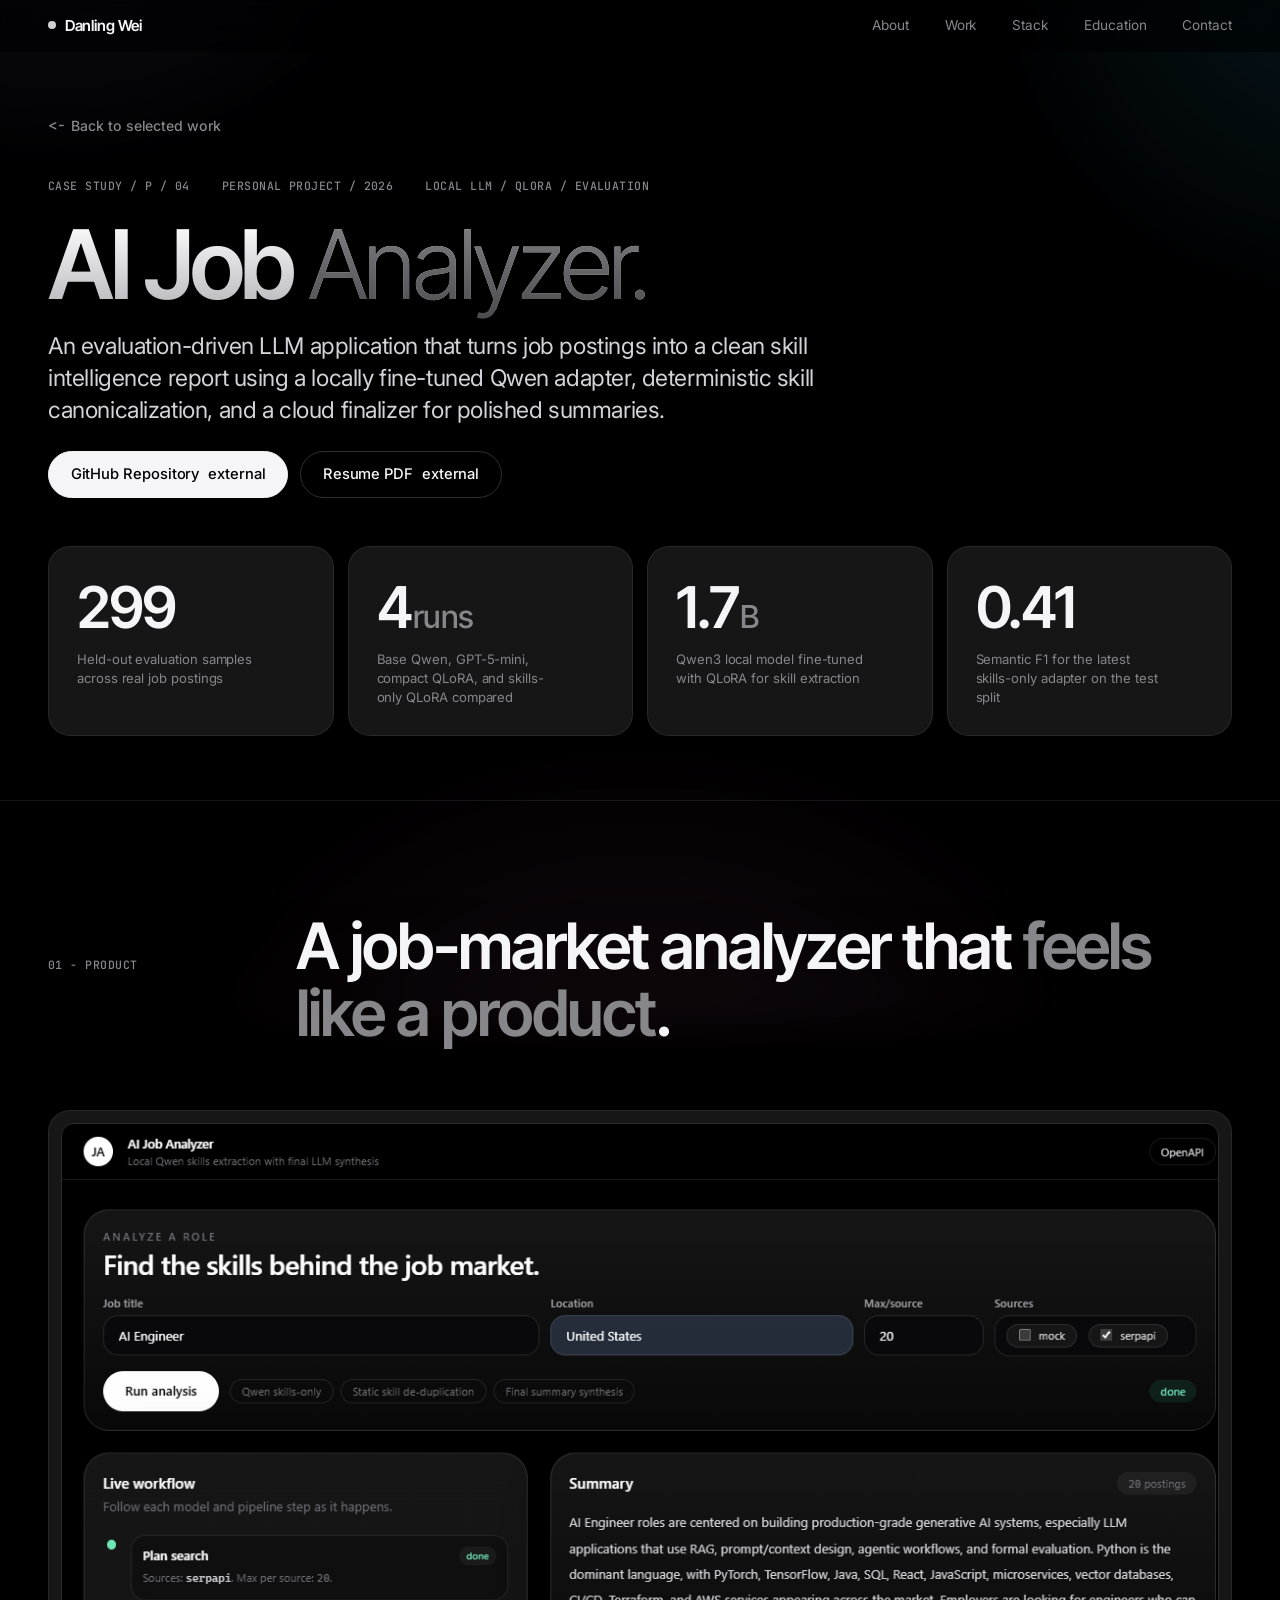
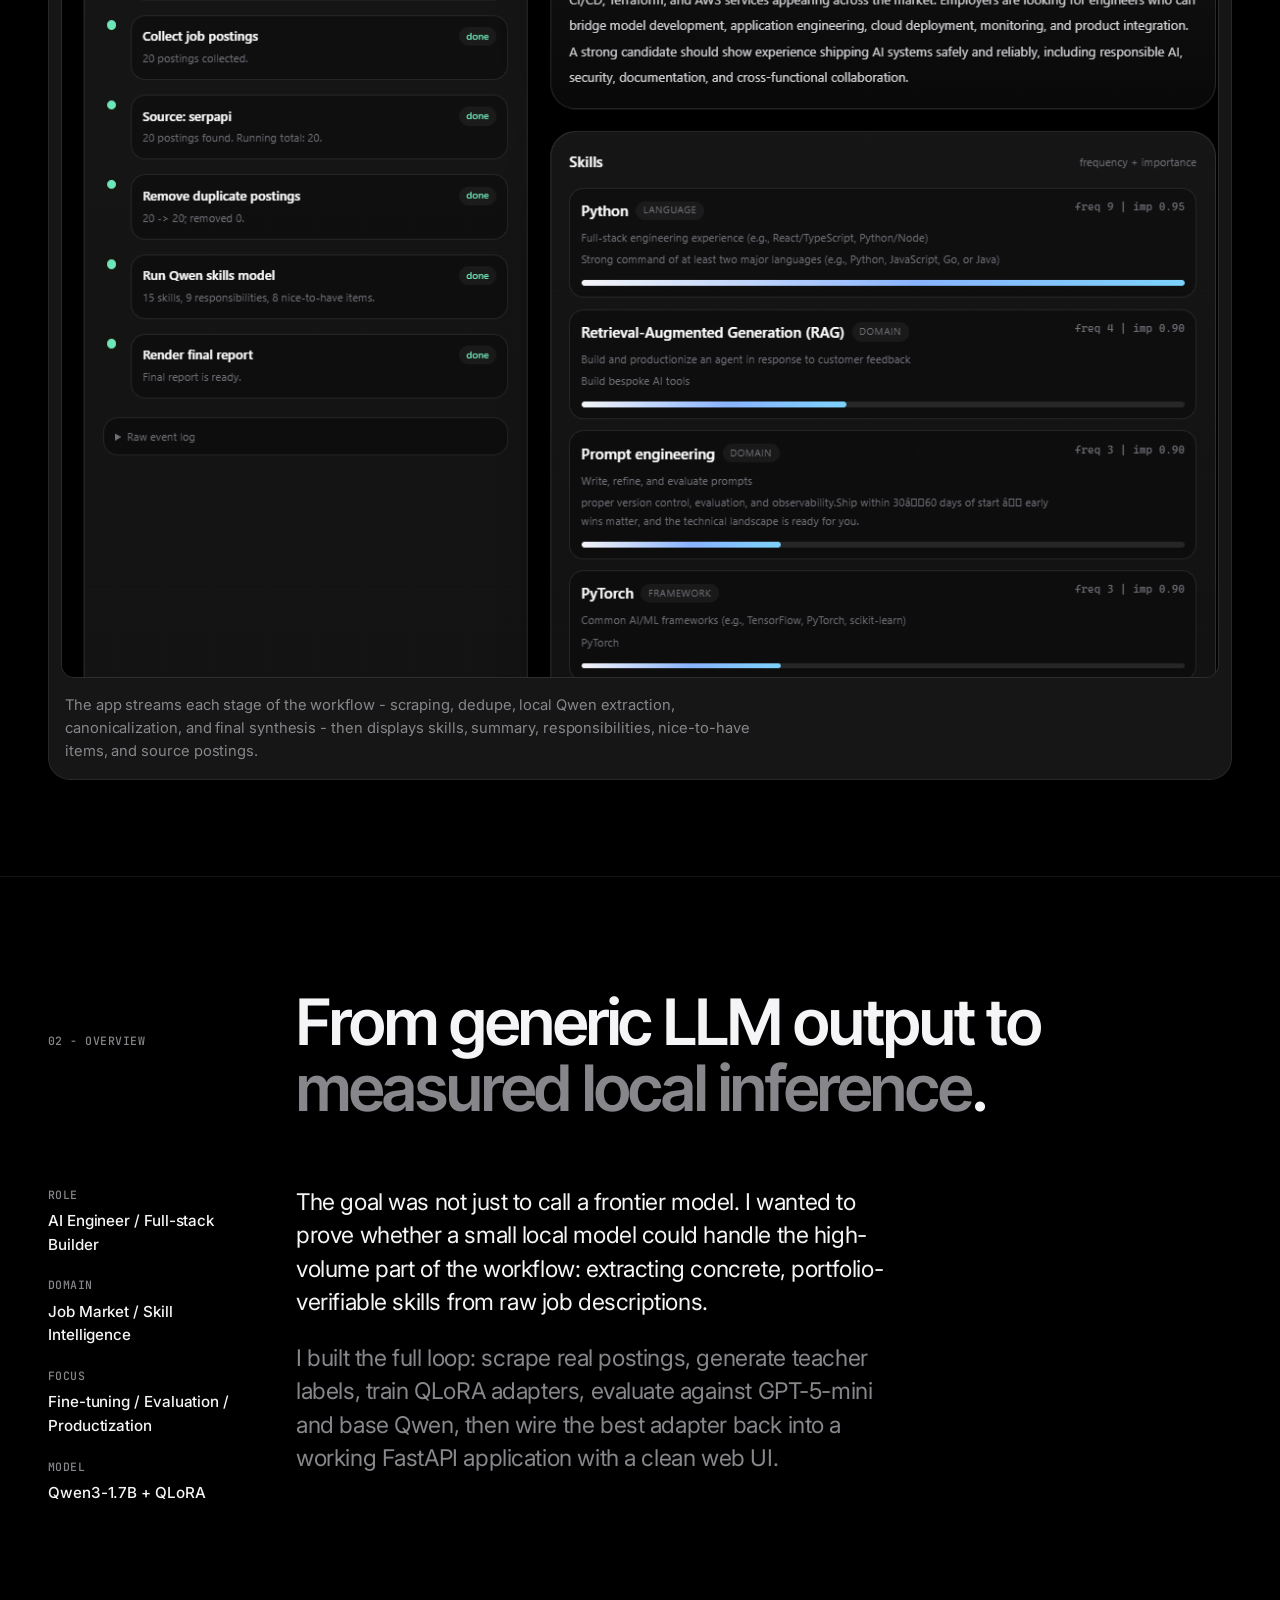
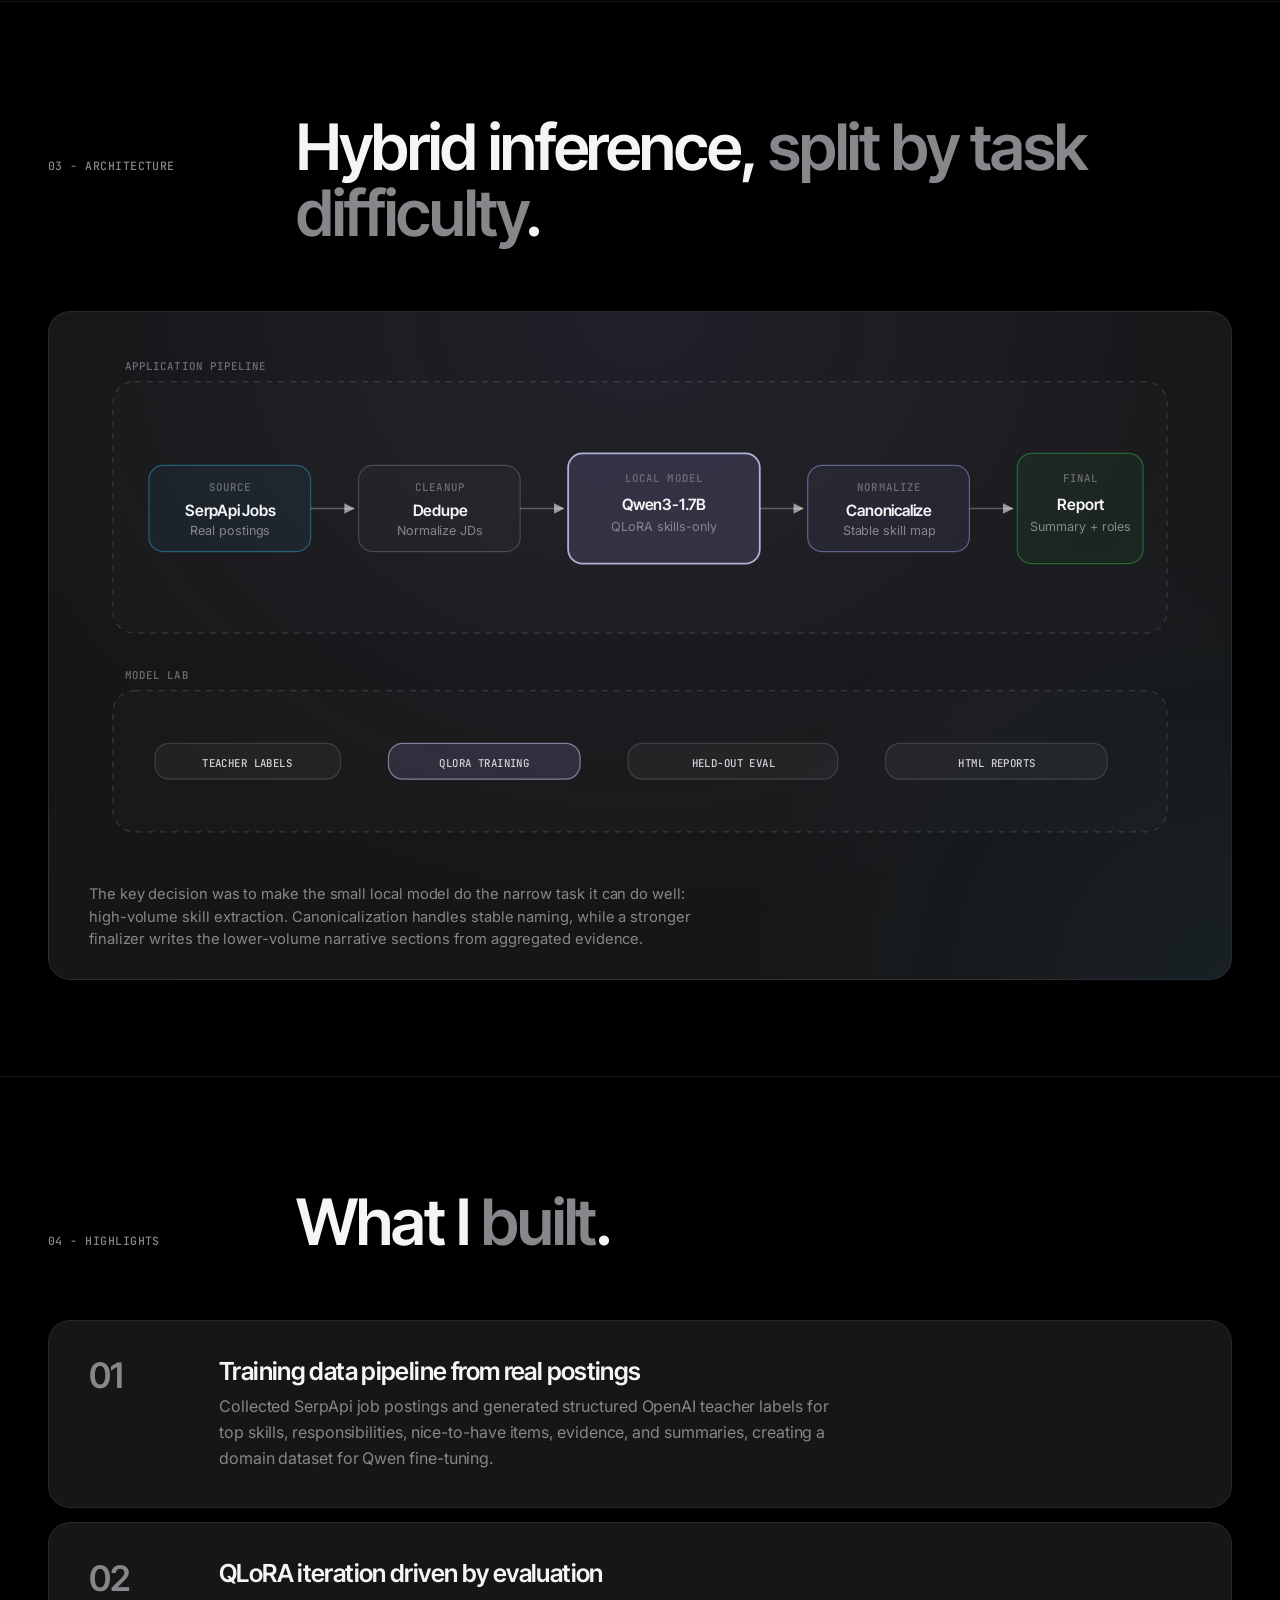
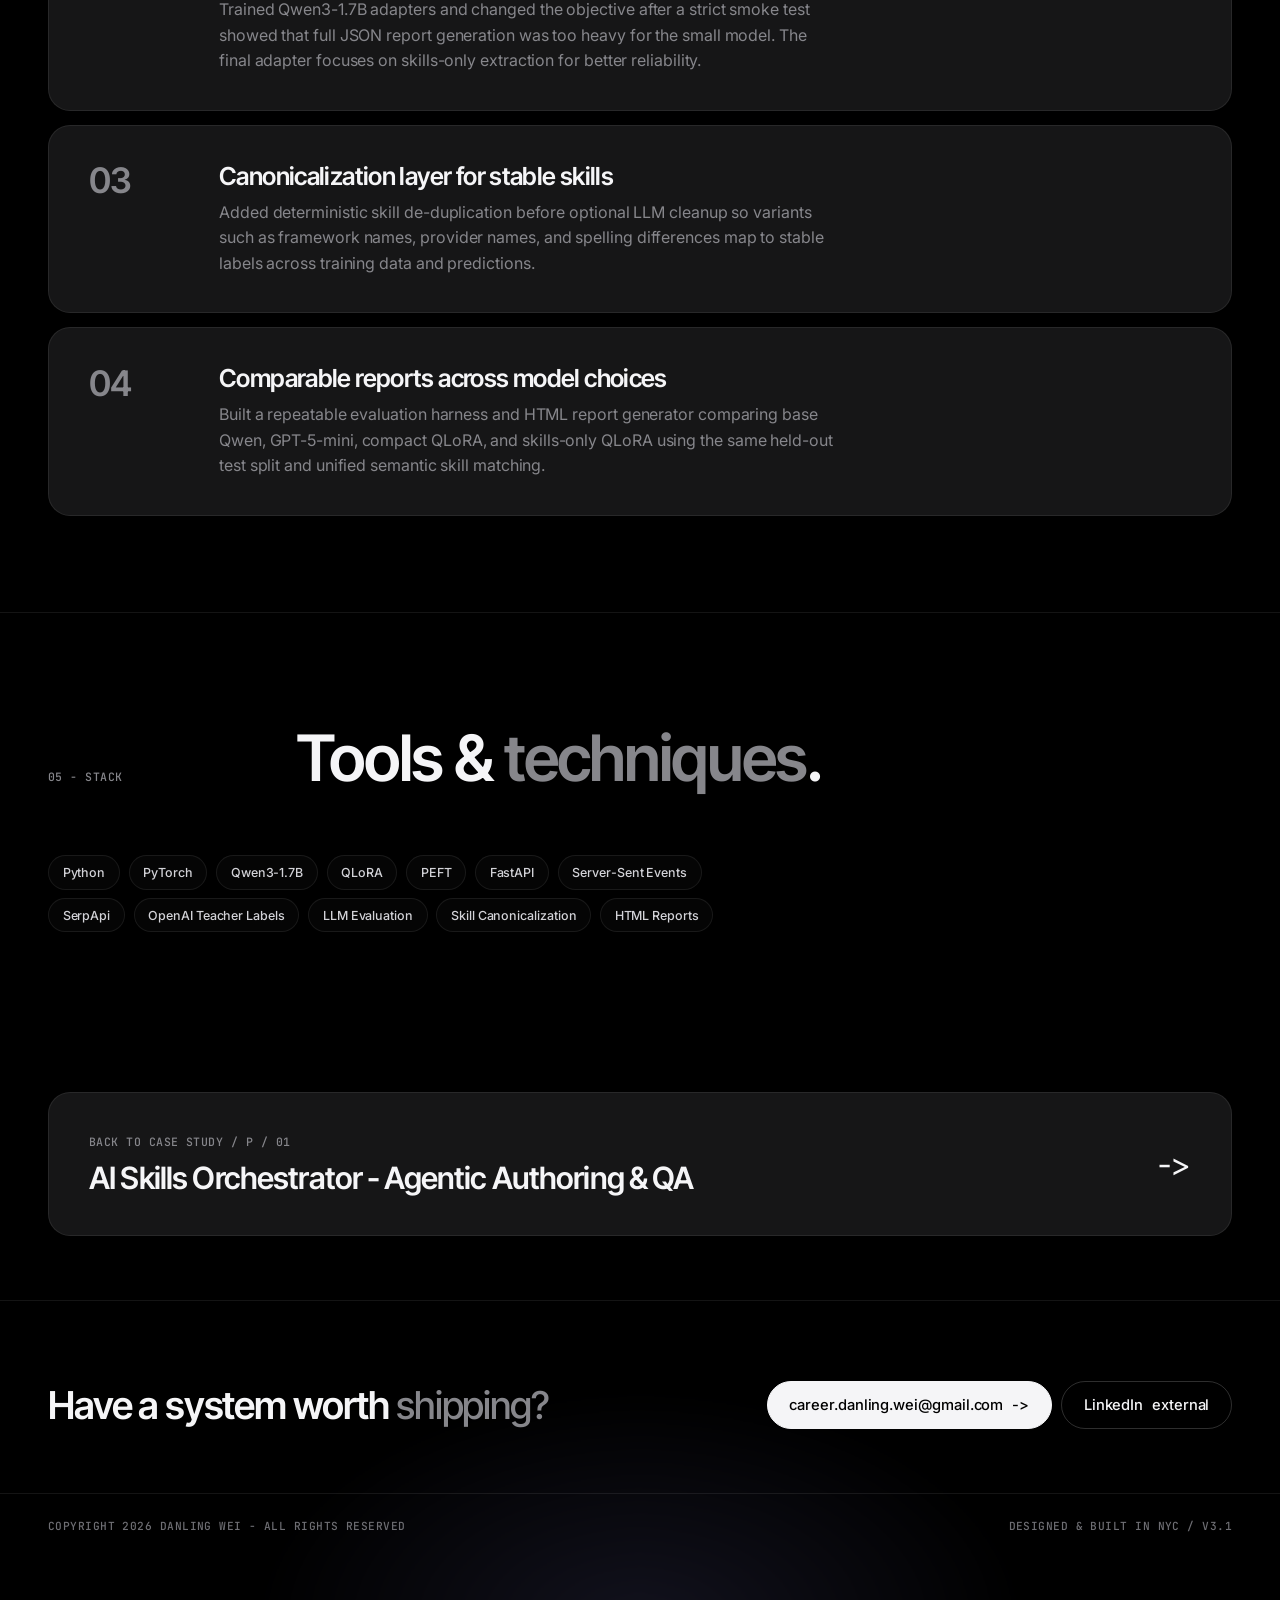
<file: projects/ai-job-analyzer.html>
﻿<!DOCTYPE html>
<html lang="en">
<head>
  <meta charset="UTF-8" />
  <meta name="viewport" content="width=device-width, initial-scale=1.0" />
  <meta name="description" content="Case study - AI Job Analyzer: local Qwen QLoRA skill extraction, evaluation, and hybrid inference by Danling Wei." />
  <meta name="theme-color" content="#000000" />
  <meta name="color-scheme" content="dark" />
  <title>AI Job Analyzer - Danling Wei</title>

  <link rel="icon" type="image/svg+xml" href="../assets/favicon.svg" />
  <link rel="preconnect" href="https://fonts.googleapis.com" />
  <link rel="preconnect" href="https://fonts.gstatic.com" crossorigin />
  <link href="https://fonts.googleapis.com/css2?family=Inter+Tight:wght@400;500;600;700&family=Inter:wght@300;400;500;600&family=JetBrains+Mono:wght@400;500&display=swap" rel="stylesheet" />

  <link rel="stylesheet" href="../styles/base.css" />
  <link rel="stylesheet" href="../styles/layout.css" />
  <link rel="stylesheet" href="../styles/components.css" />
  <link rel="stylesheet" href="../styles/hero.css" />
  <link rel="stylesheet" href="../styles/sections.css" />
  <link rel="stylesheet" href="../styles/diagrams.css" />
  <link rel="stylesheet" href="../styles/footer.css" />
  <link rel="stylesheet" href="../styles/project.css" />

  <meta property="og:title" content="AI Job Analyzer - Danling Wei" />
  <meta property="og:description" content="Local Qwen QLoRA skill extraction with hybrid inference, canonicalization, and evaluation." />
  <meta property="og:type" content="article" />
  <script src="../scripts/analytics.js"></script>
</head>
<body>
  <nav class="nav" id="nav">
    <div class="nav-inner">
      <a href="../" class="nav-mark">Danling Wei</a>
      <div class="nav-links">
        <a href="../#about">About</a>
        <a href="../#work">Work</a>
        <a href="../#skills">Stack</a>
        <a href="../#education">Education</a>
        <a href="../#contact">Contact</a>
      </div>
    </div>
  </nav>

  <header class="project-hero">
    <div class="wrap">
      <a class="back-link reveal" href="../#work">Back to selected work</a>
      <div class="project-tag-row reveal" data-delay="1">
        <span>Case Study / P / 04</span>
        <span>Personal Project / 2026</span>
        <span>Local LLM / QLoRA / Evaluation</span>
      </div>
      <h1 class="project-title reveal" data-delay="2">AI Job <em>Analyzer.</em></h1>
      <p class="project-sub reveal" data-delay="3">
        An evaluation-driven LLM application that turns job postings into a clean skill intelligence report using a locally fine-tuned Qwen adapter, deterministic skill canonicalization, and a cloud finalizer for polished summaries.
      </p>
      <div class="project-actions reveal" data-delay="4">
        <a class="btn solid" href="https://github.com/danling-wei/ai-job-analyzer" target="_blank" rel="noopener">GitHub Repository <span class="arrow">external</span></a>
        <a class="btn" href="../assets/Danling-Wei-Resume.pdf" target="_blank" rel="noopener">Resume PDF <span class="arrow">external</span></a>
      </div>
      <div class="metrics reveal" data-delay="4">
        <div class="metric"><div class="metric-num">299</div><div class="metric-label">Held-out evaluation samples across real job postings</div></div>
        <div class="metric"><div class="metric-num">4<span class="unit">runs</span></div><div class="metric-label">Base Qwen, GPT-5-mini, compact QLoRA, and skills-only QLoRA compared</div></div>
        <div class="metric"><div class="metric-num">1.7<span class="unit">B</span></div><div class="metric-label">Qwen3 local model fine-tuned with QLoRA for skill extraction</div></div>
        <div class="metric"><div class="metric-num">0.41</div><div class="metric-label">Semantic F1 for the latest skills-only adapter on the test split</div></div>
      </div>
    </div>
  </header>

  <section class="section">
    <div class="wrap">
      <div class="section-head reveal">
        <span class="section-tag">01 - Product</span>
        <h2 class="section-title">A job-market analyzer that <em>feels like a product</em>.</h2>
      </div>
      <figure class="case-image reveal" data-delay="1">
        <img src="../assets/ai-job-analyzer-ui.png" alt="AI Job Analyzer web UI showing workflow progress and skill extraction results" />
        <figcaption>The app streams each stage of the workflow - scraping, dedupe, local Qwen extraction, canonicalization, and final synthesis - then displays skills, summary, responsibilities, nice-to-have items, and source postings.</figcaption>
      </figure>
    </div>
  </section>

  <section class="section">
    <div class="wrap">
      <div class="section-head reveal">
        <span class="section-tag">02 - Overview</span>
        <h2 class="section-title">From generic LLM output to <em>measured local inference</em>.</h2>
      </div>
      <div class="about-grid">
        <aside class="about-side reveal">
          <div>Role<span>AI Engineer / Full-stack Builder</span></div>
          <div>Domain<span>Job Market / Skill Intelligence</span></div>
          <div>Focus<span>Fine-tuning / Evaluation / Productization</span></div>
          <div>Model<span>Qwen3-1.7B + QLoRA</span></div>
        </aside>
        <div class="about-body reveal" data-delay="1">
          <p>The goal was not just to call a frontier model. I wanted to prove whether a small local model could handle the high-volume part of the workflow: extracting concrete, portfolio-verifiable skills from raw job descriptions.</p>
          <p>I built the full loop: scrape real postings, generate teacher labels, train QLoRA adapters, evaluate against GPT-5-mini and base Qwen, then wire the best adapter back into a working FastAPI application with a clean web UI.</p>
        </div>
      </div>
    </div>
  </section>

  <section class="section">
    <div class="wrap">
      <div class="section-head reveal">
        <span class="section-tag">03 - Architecture</span>
        <h2 class="section-title">Hybrid inference, <em>split by task difficulty</em>.</h2>
      </div>
      <figure class="arch-figure reveal" data-delay="1" style="margin:0;">
        <svg class="arch-svg" viewBox="0 0 920 430" role="img" aria-label="Architecture: job postings are scraped and deduplicated, local Qwen extracts skills per posting, canonicalization normalizes skill names, a finalizer synthesizes summary and responsibilities, and evaluation compares model runs.">
          <defs><marker id="arr-job" viewBox="0 0 10 10" refX="9" refY="5" markerWidth="7" markerHeight="7" orient="auto"><path d="M0 0 L10 5 L0 10 z" fill="rgba(255,255,255,0.55)"/></marker></defs>
          <text class="arch-cat" x="30" y="18">APPLICATION PIPELINE</text><rect class="arch-region" x="20" y="28" width="880" height="210" rx="18"/>
          <rect class="arch-node arch-node-input" x="50" y="98" width="135" height="72" rx="12"/><text class="arch-cat" x="118" y="119" text-anchor="middle">SOURCE</text><text class="arch-title" x="118" y="140" text-anchor="middle">SerpApi Jobs</text><text class="arch-sub" x="118" y="156" text-anchor="middle">Real postings</text>
          <rect class="arch-node" x="225" y="98" width="135" height="72" rx="12"/><text class="arch-cat" x="293" y="119" text-anchor="middle">CLEANUP</text><text class="arch-title" x="293" y="140" text-anchor="middle">Dedupe</text><text class="arch-sub" x="293" y="156" text-anchor="middle">Normalize JDs</text>
          <rect class="arch-node arch-node-highlight" x="400" y="88" width="160" height="92" rx="12"/><text class="arch-cat" x="480" y="112" text-anchor="middle">LOCAL MODEL</text><text class="arch-title" x="480" y="135" text-anchor="middle">Qwen3-1.7B</text><text class="arch-sub" x="480" y="153" text-anchor="middle">QLoRA skills-only</text>
          <rect class="arch-node arch-node-accent" x="600" y="98" width="135" height="72" rx="12"/><text class="arch-cat" x="668" y="119" text-anchor="middle">NORMALIZE</text><text class="arch-title" x="668" y="140" text-anchor="middle">Canonicalize</text><text class="arch-sub" x="668" y="156" text-anchor="middle">Stable skill map</text>
          <rect class="arch-node arch-node-output" x="775" y="88" width="105" height="92" rx="12"/><text class="arch-cat" x="828" y="112" text-anchor="middle">FINAL</text><text class="arch-title" x="828" y="135" text-anchor="middle">Report</text><text class="arch-sub" x="828" y="153" text-anchor="middle">Summary + roles</text>
          <line class="arch-flow" x1="185" y1="134" x2="221" y2="134" marker-end="url(#arr-job)"/><line class="arch-flow" x1="360" y1="134" x2="396" y2="134" marker-end="url(#arr-job)"/><line class="arch-flow" x1="560" y1="134" x2="596" y2="134" marker-end="url(#arr-job)"/><line class="arch-flow" x1="735" y1="134" x2="771" y2="134" marker-end="url(#arr-job)"/>
          <text class="arch-cat" x="30" y="276">MODEL LAB</text><rect class="arch-region" x="20" y="286" width="880" height="118" rx="18"/>
          <rect class="arch-chip" x="55" y="330" width="155" height="30" rx="12"/><text class="arch-chip-text" x="132" y="350" text-anchor="middle">Teacher labels</text>
          <rect class="arch-chip arch-chip-accent" x="250" y="330" width="160" height="30" rx="12"/><text class="arch-chip-text" x="330" y="350" text-anchor="middle">QLoRA training</text>
          <rect class="arch-chip" x="450" y="330" width="175" height="30" rx="12"/><text class="arch-chip-text" x="538" y="350" text-anchor="middle">Held-out eval</text>
          <rect class="arch-chip" x="665" y="330" width="185" height="30" rx="12"/><text class="arch-chip-text" x="758" y="350" text-anchor="middle">HTML reports</text>
        </svg>
        <figcaption class="arch-caption reveal" data-delay="2">The key decision was to make the small local model do the narrow task it can do well: high-volume skill extraction. Canonicalization handles stable naming, while a stronger finalizer writes the lower-volume narrative sections from aggregated evidence.</figcaption>
      </figure>
    </div>
  </section>

  <section class="section">
    <div class="wrap">
      <div class="section-head reveal"><span class="section-tag">04 - Highlights</span><h2 class="section-title">What I <em>built</em>.</h2></div>
      <ul class="highlights">
        <li class="highlight reveal"><div class="highlight-num">01</div><div class="highlight-body"><h3>Training data pipeline from real postings</h3><p>Collected SerpApi job postings and generated structured OpenAI teacher labels for top skills, responsibilities, nice-to-have items, evidence, and summaries, creating a domain dataset for Qwen fine-tuning.</p></div></li>
        <li class="highlight reveal"><div class="highlight-num">02</div><div class="highlight-body"><h3>QLoRA iteration driven by evaluation</h3><p>Trained Qwen3-1.7B adapters and changed the objective after a strict smoke test showed that full JSON report generation was too heavy for the small model. The final adapter focuses on skills-only extraction for better reliability.</p></div></li>
        <li class="highlight reveal"><div class="highlight-num">03</div><div class="highlight-body"><h3>Canonicalization layer for stable skills</h3><p>Added deterministic skill de-duplication before optional LLM cleanup so variants such as framework names, provider names, and spelling differences map to stable labels across training data and predictions.</p></div></li>
        <li class="highlight reveal"><div class="highlight-num">04</div><div class="highlight-body"><h3>Comparable reports across model choices</h3><p>Built a repeatable evaluation harness and HTML report generator comparing base Qwen, GPT-5-mini, compact QLoRA, and skills-only QLoRA using the same held-out test split and unified semantic skill matching.</p></div></li>
      </ul>
    </div>
  </section>

  <section class="section">
    <div class="wrap">
      <div class="section-head reveal"><span class="section-tag">05 - Stack</span><h2 class="section-title">Tools &amp; <em>techniques</em>.</h2></div>
      <div class="project-stack reveal">
        <span class="tag">Python</span><span class="tag">PyTorch</span><span class="tag">Qwen3-1.7B</span><span class="tag">QLoRA</span><span class="tag">PEFT</span><span class="tag">FastAPI</span><span class="tag">Server-Sent Events</span><span class="tag">SerpApi</span><span class="tag">OpenAI Teacher Labels</span><span class="tag">LLM Evaluation</span><span class="tag">Skill Canonicalization</span><span class="tag">HTML Reports</span>
      </div>
    </div>
  </section>

  <section class="next-nav"><div class="wrap"><a class="next-link reveal" href="skills-orchestrator.html"><div><span class="next-label">Back to case study / P / 01</span><span class="next-title">AI Skills Orchestrator - Agentic Authoring &amp; QA</span></div><span class="next-arrow">-></span></a></div></section>

  <section class="contact-strip"><div class="contact-strip-inner"><h2 class="reveal">Have a system worth <em>shipping?</em></h2><div class="contact-strip-actions reveal" data-delay="1"><a class="btn solid" href="mailto:career.danling.wei@gmail.com">career.danling.wei@gmail.com <span class="arrow">-></span></a><a class="btn" href="https://www.linkedin.com/in/danling-wei/" target="_blank" rel="noopener">LinkedIn <span class="arrow">external</span></a></div></div><div class="footer-bottom"><span>Copyright <span id="year">2026</span> Danling Wei - All rights reserved</span><span>Designed &amp; built in NYC / v3.1</span></div></section>

  <script src="../scripts/main.js" defer></script>
</body>
</html>
</file>
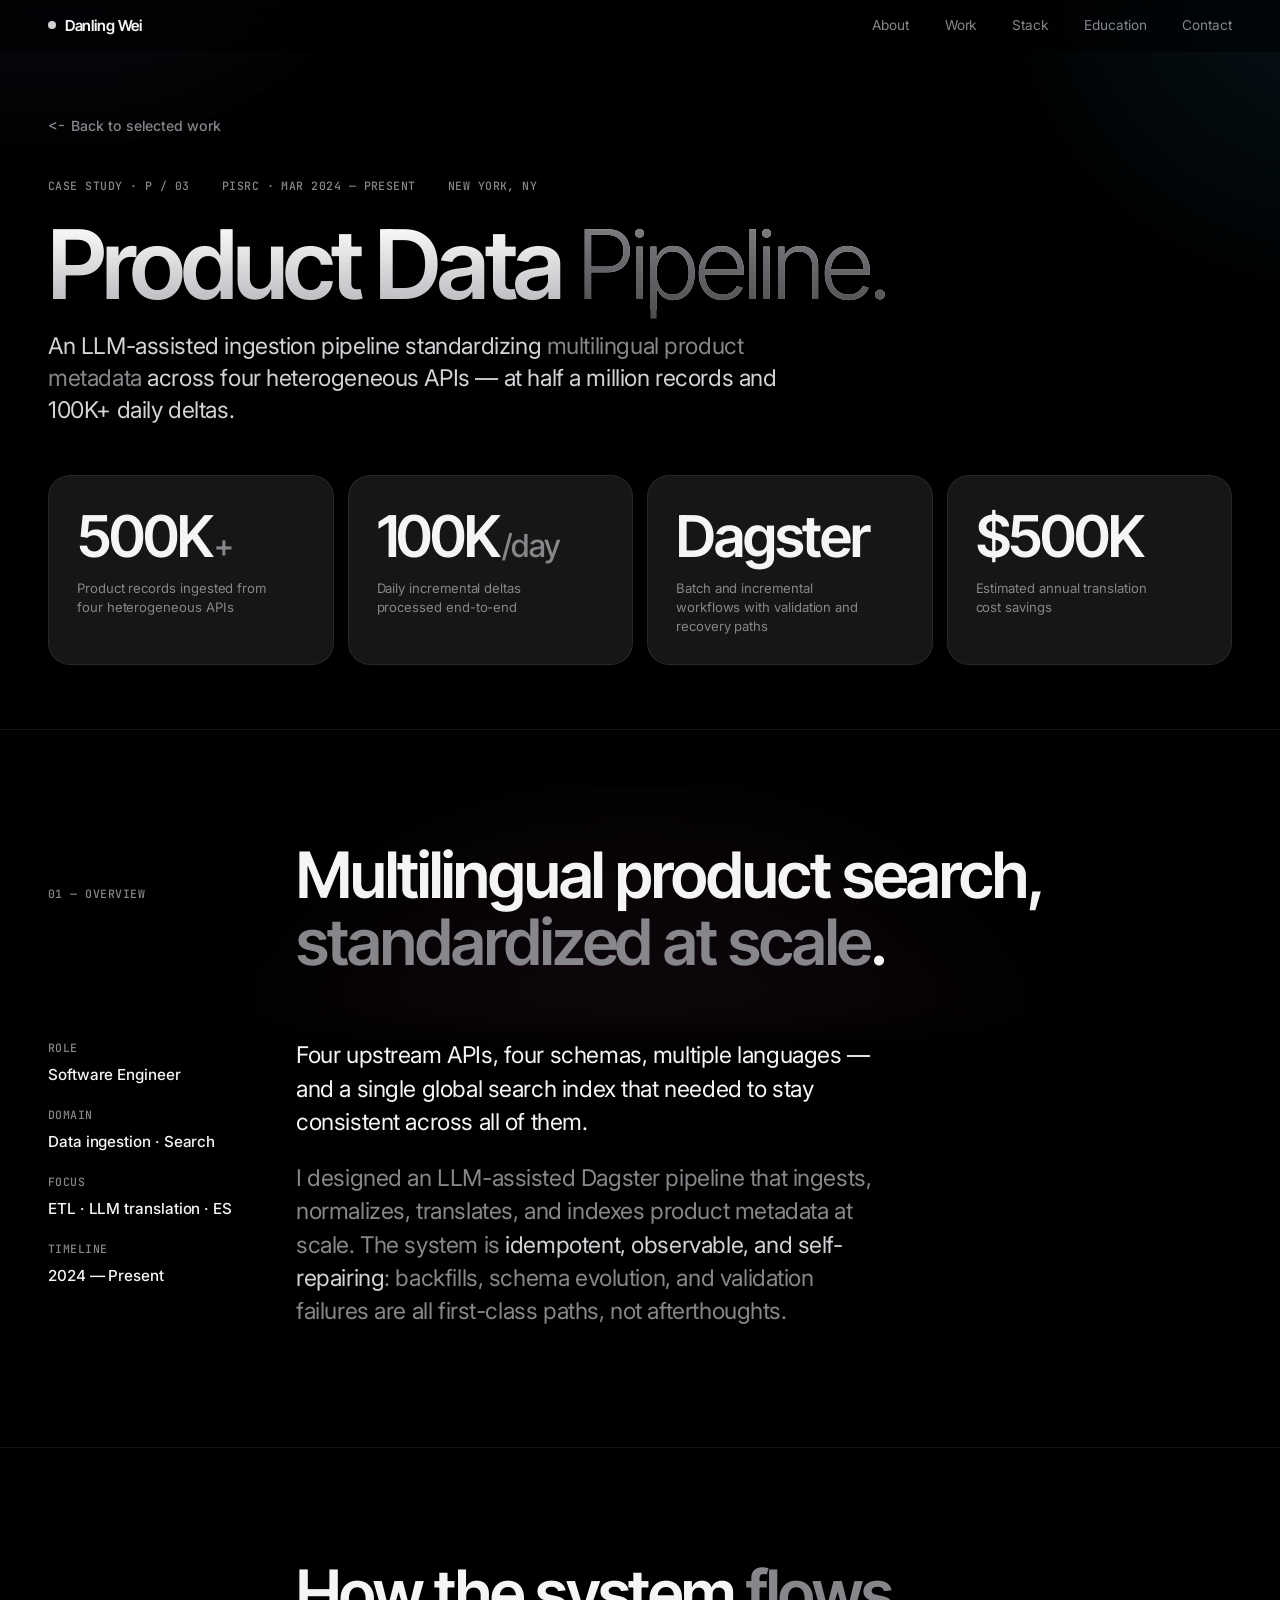
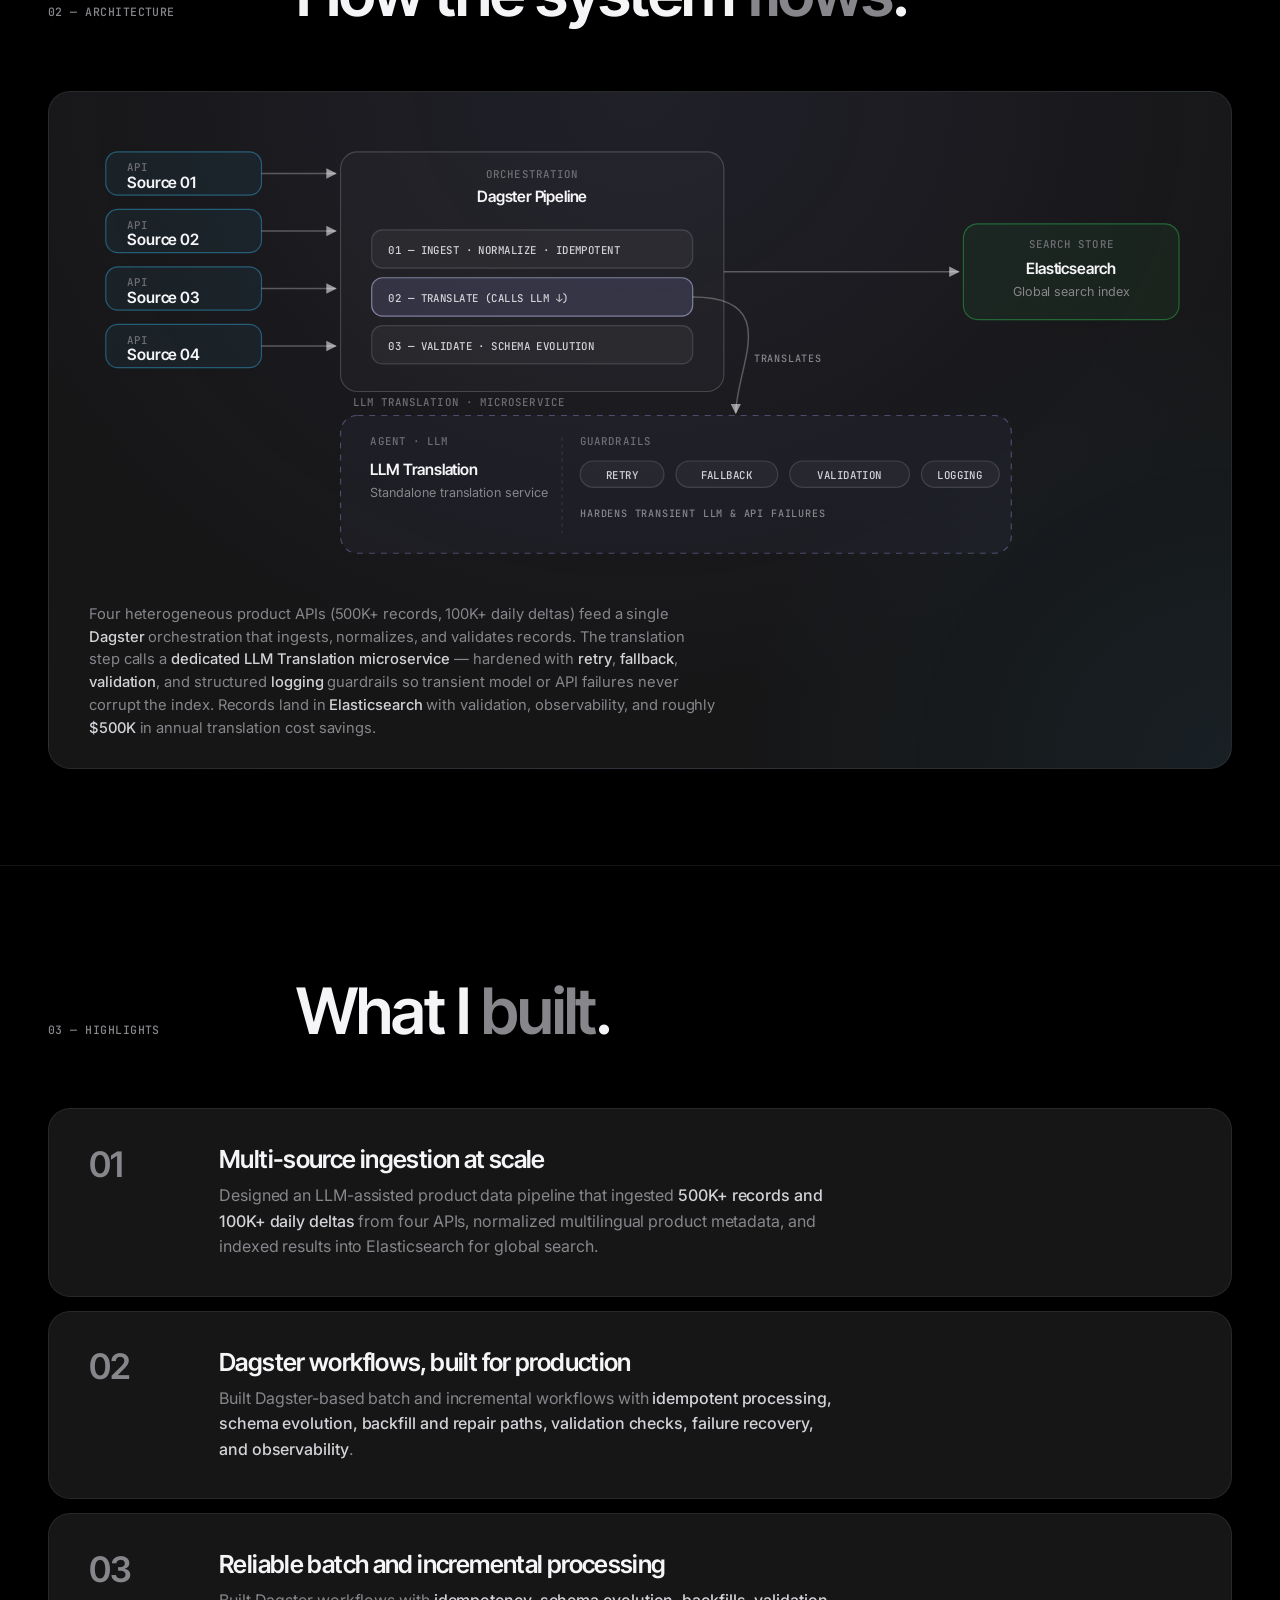
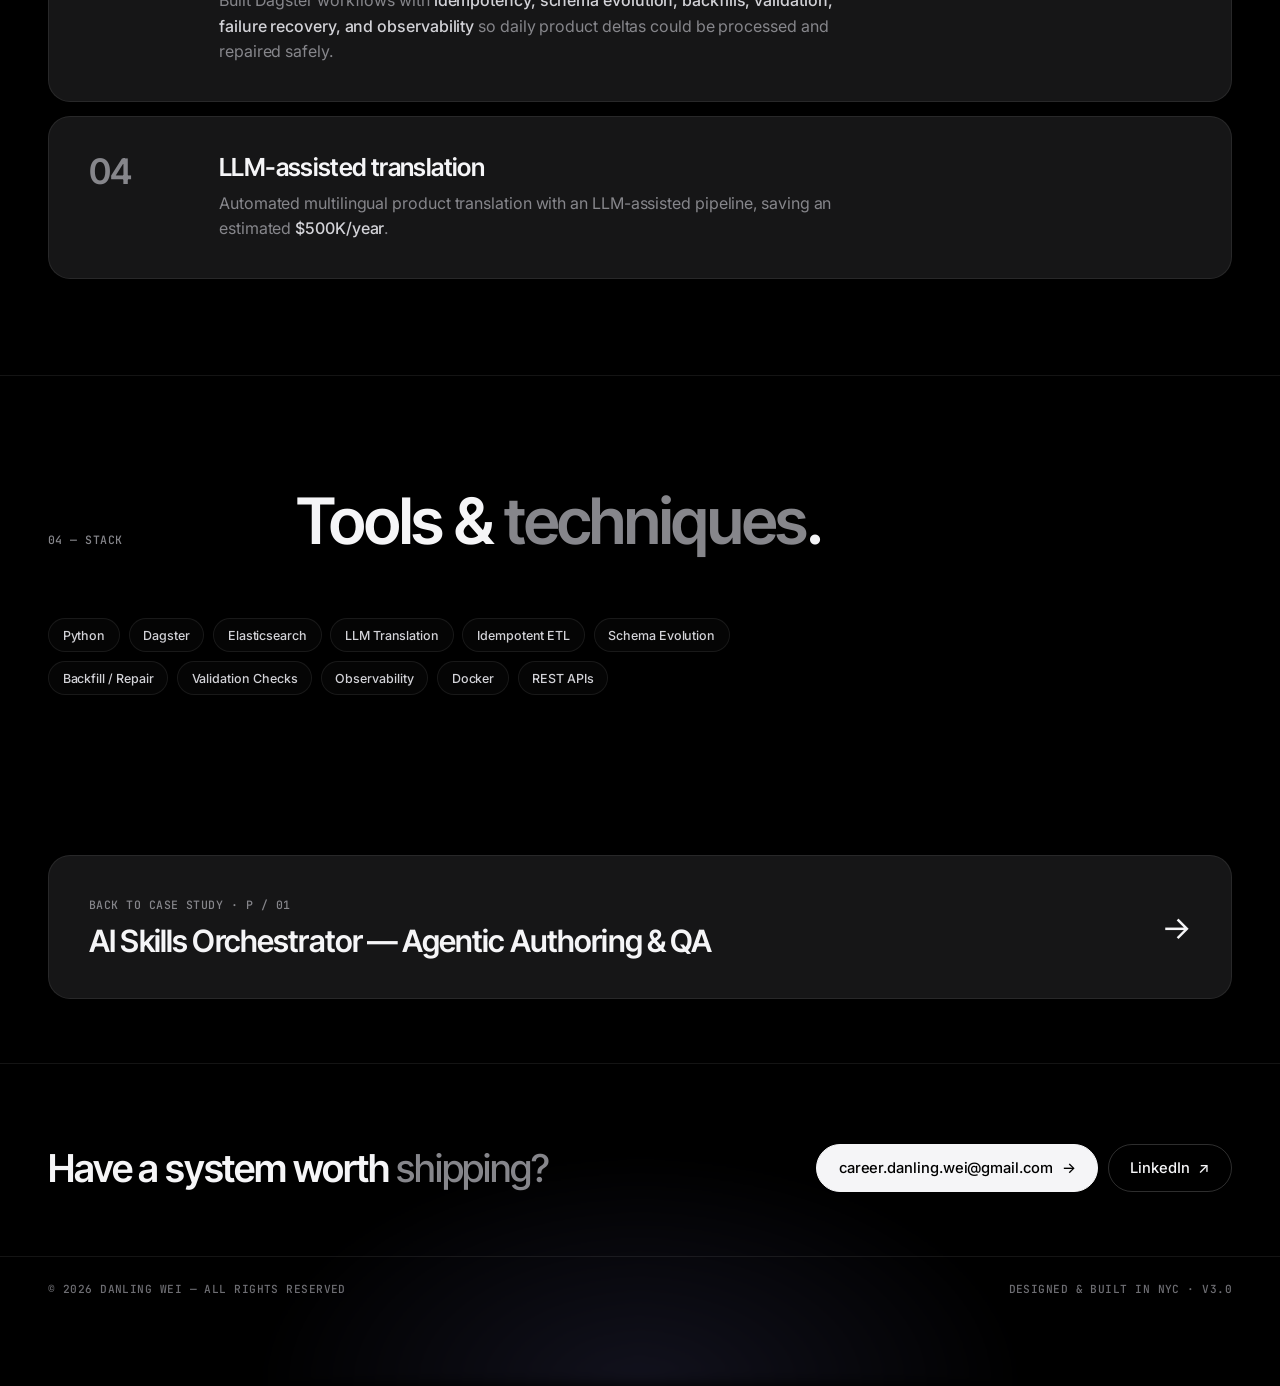
<file: projects/data-pipeline.html>
<!DOCTYPE html>
<html lang="en">
<head>
  <meta charset="UTF-8" />
  <meta name="viewport" content="width=device-width, initial-scale=1.0" />
  <meta name="description" content="Case study — Product Data Pipeline: LLM-powered translation and multilingual product ingestion by Danling Wei." />
  <meta name="theme-color" content="#000000" />
  <meta name="color-scheme" content="dark" />
  <title>Product Data Pipeline — Danling Wei</title>

  <link rel="icon" type="image/svg+xml" href="../assets/favicon.svg" />

  <link rel="preconnect" href="https://fonts.googleapis.com" />
  <link rel="preconnect" href="https://fonts.gstatic.com" crossorigin />
  <link
    href="https://fonts.googleapis.com/css2?family=Inter+Tight:wght@400;500;600;700&family=Inter:wght@300;400;500;600&family=JetBrains+Mono:wght@400;500&display=swap"
    rel="stylesheet"
  />

  <link rel="stylesheet" href="../styles/base.css" />
  <link rel="stylesheet" href="../styles/layout.css" />
  <link rel="stylesheet" href="../styles/components.css" />
  <link rel="stylesheet" href="../styles/hero.css" />
  <link rel="stylesheet" href="../styles/sections.css" />
  <link rel="stylesheet" href="../styles/diagrams.css" />
  <link rel="stylesheet" href="../styles/footer.css" />
  <link rel="stylesheet" href="../styles/project.css" />

  <meta property="og:title" content="Product Data Pipeline — Danling Wei" />
  <meta property="og:description" content="LLM-powered translation and multilingual product ingestion at scale — Dagster + Elasticsearch." />
  <meta property="og:type" content="article" />

  <!-- Analytics (GA4) — see scripts/analytics.js to set Measurement ID -->
  <script src="../scripts/analytics.js"></script>
</head>
<body>

  <!-- ===================== NAV ===================== -->
  <nav class="nav" id="nav">
    <div class="nav-inner">
      <a href="../" class="nav-mark">Danling Wei</a>
      <div class="nav-links">
        <a href="../#about">About</a>
        <a href="../#work">Work</a>
        <a href="../#skills">Stack</a>
        <a href="../#education">Education</a>
        <a href="../#contact">Contact</a>
      </div>
    </div>
  </nav>

  <!-- ===================== PROJECT HERO ===================== -->
  <header class="project-hero">
    <div class="wrap">
      <a class="back-link reveal" href="../#work">Back to selected work</a>

      <div class="project-tag-row reveal" data-delay="1">
        <span>Case Study · P / 03</span>
        <span>PiSrc · Mar 2024 — Present</span>
        <span>New York, NY</span>
      </div>

      <h1 class="project-title reveal" data-delay="2">
        Product Data <em>Pipeline.</em>
      </h1>

      <p class="project-sub reveal" data-delay="3">
        An LLM-assisted ingestion pipeline standardizing <em>multilingual product metadata</em> across four heterogeneous APIs — at half a million records and 100K+ daily deltas.
      </p>

      <div class="metrics reveal" data-delay="4">
        <div class="metric">
          <div class="metric-num">500K<span class="unit">+</span></div>
          <div class="metric-label">Product records ingested from four heterogeneous APIs</div>
        </div>
        <div class="metric">
          <div class="metric-num">100K<span class="unit">/day</span></div>
          <div class="metric-label">Daily incremental deltas processed end-to-end</div>
        </div>
        <div class="metric">
          <div class="metric-num">Dagster</div>
          <div class="metric-label">Batch and incremental workflows with validation and recovery paths</div>
        </div>
        <div class="metric">
          <div class="metric-num">$500K</div>
          <div class="metric-label">Estimated annual translation cost savings</div>
        </div>
      </div>
    </div>
  </header>

  <!-- ===================== OVERVIEW ===================== -->
  <section class="section">
    <div class="wrap">
      <div class="section-head reveal">
        <span class="section-tag">01 — Overview</span>
        <h2 class="section-title">Multilingual product search, <em>standardized at scale</em>.</h2>
      </div>

      <div class="about-grid">
        <aside class="about-side reveal">
          <div>Role<span>Software Engineer</span></div>
          <div>Domain<span>Data ingestion · Search</span></div>
          <div>Focus<span>ETL · LLM translation · ES</span></div>
          <div>Timeline<span>2024 — Present</span></div>
        </aside>

        <div class="about-body reveal" data-delay="1">
          <p>
            Four upstream APIs, four schemas, multiple languages — and a single global search index that needed to stay consistent across all of them.
          </p>
          <p>
            I designed an LLM-assisted Dagster pipeline that ingests, normalizes, translates, and indexes product metadata at scale. The system is <em>idempotent, observable, and self-repairing</em>: backfills, schema evolution, and validation failures are all first-class paths, not afterthoughts.
          </p>
        </div>
      </div>
    </div>
  </section>

  <!-- ===================== ARCHITECTURE ===================== -->
  <section class="section">
    <div class="wrap">
      <div class="section-head reveal">
        <span class="section-tag">02 — Architecture</span>
        <h2 class="section-title">How the system <em>flows</em>.</h2>
      </div>

      <figure class="arch-figure reveal" data-delay="1" style="margin:0;">
        <svg class="arch-svg" viewBox="0 0 920 380" role="img" aria-label="Data pipeline: Four heterogeneous product APIs feed a single Dagster orchestration (ingest, normalize, validate). Translation runs as a dedicated LLM Translation microservice with retry, fallback, validation, and logging guardrails. Records land in Elasticsearch.">
          <defs>
            <marker id="arr-p3" viewBox="0 0 10 10" refX="9" refY="5" markerWidth="7" markerHeight="7" orient="auto">
              <path d="M0 0 L10 5 L0 10 z" fill="rgba(255,255,255,0.55)"/>
            </marker>
          </defs>

          <!-- ===== SOURCES (4 APIs) ===== -->
          <g>
            <rect class="arch-node arch-node-input" x="14" y="20" width="130" height="36" rx="10"/>
            <text class="arch-cat" x="32" y="36">API</text>
            <text class="arch-title" x="32" y="50">Source 01</text>

            <rect class="arch-node arch-node-input" x="14" y="68" width="130" height="36" rx="10"/>
            <text class="arch-cat" x="32" y="84">API</text>
            <text class="arch-title" x="32" y="98">Source 02</text>

            <rect class="arch-node arch-node-input" x="14" y="116" width="130" height="36" rx="10"/>
            <text class="arch-cat" x="32" y="132">API</text>
            <text class="arch-title" x="32" y="146">Source 03</text>

            <rect class="arch-node arch-node-input" x="14" y="164" width="130" height="36" rx="10"/>
            <text class="arch-cat" x="32" y="180">API</text>
            <text class="arch-title" x="32" y="194">Source 04</text>
          </g>

          <!-- ===== DAGSTER ORCHESTRATION ===== -->
          <g>
            <rect class="arch-node" x="210" y="20" width="320" height="200" rx="14"/>
            <text class="arch-cat" x="370" y="42" text-anchor="middle">ORCHESTRATION</text>
            <text class="arch-title" x="370" y="62" text-anchor="middle" font-size="14">Dagster Pipeline</text>

            <rect class="arch-chip" x="236" y="85" width="268" height="32" rx="9"/>
            <text class="arch-chip-text" x="250" y="105">01 — Ingest · Normalize · Idempotent</text>

            <!-- Stage 02 highlighted (it calls the LLM Translation service) -->
            <rect class="arch-chip arch-chip-accent" x="236" y="125" width="268" height="32" rx="9"/>
            <text class="arch-chip-text" x="250" y="145">02 — Translate (calls LLM ↓)</text>

            <rect class="arch-chip" x="236" y="165" width="268" height="32" rx="9"/>
            <text class="arch-chip-text" x="250" y="185">03 — Validate · Schema Evolution</text>
          </g>

          <!-- ===== ELASTICSEARCH OUTPUT ===== -->
          <g>
            <rect class="arch-node arch-node-output" x="730" y="80" width="180" height="80" rx="12"/>
            <text class="arch-cat" x="820" y="100" text-anchor="middle">SEARCH STORE</text>
            <text class="arch-title" x="820" y="122" text-anchor="middle">Elasticsearch</text>
            <text class="arch-sub" x="820" y="140" text-anchor="middle">Global search index</text>
          </g>

          <!-- ===== LLM TRANSLATION SERVICE (highlighted, separate microservice) ===== -->
          <text class="arch-cat" x="220" y="232">LLM TRANSLATION · MICROSERVICE</text>
          <rect class="arch-region-accent" x="210" y="240" width="560" height="115" rx="14"/>

          <!-- Service title block (left) -->
          <text class="arch-cat" x="235" y="265">AGENT · LLM</text>
          <text class="arch-title" x="235" y="290">LLM Translation</text>
          <text class="arch-sub" x="235" y="308">Standalone translation service</text>

          <!-- Vertical divider between title block and guardrails -->
          <line x1="395" y1="258" x2="395" y2="338" stroke="rgba(255,255,255,0.10)" stroke-width="1" stroke-dasharray="3 3"/>

          <!-- Guardrails block (right) -->
          <text class="arch-cat" x="410" y="265">GUARDRAILS</text>

          <rect class="arch-chip" x="410" y="278" width="70" height="22" rx="11"/>
          <text class="arch-chip-text" x="445" y="293" text-anchor="middle">Retry</text>

          <rect class="arch-chip" x="490" y="278" width="85" height="22" rx="11"/>
          <text class="arch-chip-text" x="532" y="293" text-anchor="middle">Fallback</text>

          <rect class="arch-chip" x="585" y="278" width="100" height="22" rx="11"/>
          <text class="arch-chip-text" x="635" y="293" text-anchor="middle">Validation</text>

          <rect class="arch-chip" x="695" y="278" width="65" height="22" rx="11"/>
          <text class="arch-chip-text" x="727" y="293" text-anchor="middle">Logging</text>

          <text class="arch-flow-label" x="410" y="325">Hardens transient LLM &amp; API failures</text>

          <!-- ===== CONNECTORS ===== -->
          <!-- 4 APIs → Dagster -->
          <line class="arch-flow" x1="144" y1="38" x2="206" y2="38" marker-end="url(#arr-p3)"/>
          <line class="arch-flow" x1="144" y1="86" x2="206" y2="86" marker-end="url(#arr-p3)"/>
          <line class="arch-flow" x1="144" y1="134" x2="206" y2="134" marker-end="url(#arr-p3)"/>
          <line class="arch-flow" x1="144" y1="182" x2="206" y2="182" marker-end="url(#arr-p3)"/>

          <!-- Dagster → Elasticsearch -->
          <line class="arch-flow" x1="530" y1="120" x2="726" y2="120" marker-end="url(#arr-p3)"/>

          <!-- Dagster Stage 02 → LLM Translation Service -->
          <path class="arch-flow" d="M 504 141 C 580 141 540 200 540 238" marker-end="url(#arr-p3)"/>
          <text class="arch-flow-label" x="555" y="195">translates</text>
        </svg>
        <figcaption class="arch-caption reveal" data-delay="2">
          Four heterogeneous product APIs (500K+ records, 100K+ daily deltas) feed a single <strong>Dagster</strong> orchestration that ingests, normalizes, and validates records. The translation step calls a <strong>dedicated LLM Translation microservice</strong> — hardened with <strong>retry</strong>, <strong>fallback</strong>, <strong>validation</strong>, and structured <strong>logging</strong> guardrails so transient model or API failures never corrupt the index. Records land in <strong>Elasticsearch</strong> with validation, observability, and roughly <strong>$500K</strong> in annual translation cost savings.
        </figcaption>
      </figure>
    </div>
  </section>

  <!-- ===================== HIGHLIGHTS ===================== -->
  <section class="section">
    <div class="wrap">
      <div class="section-head reveal">
        <span class="section-tag">03 — Highlights</span>
        <h2 class="section-title">What I <em>built</em>.</h2>
      </div>

      <ul class="highlights">
        <li class="highlight reveal">
          <div class="highlight-num">01</div>
          <div class="highlight-body">
            <h3>Multi-source ingestion at scale</h3>
            <p>
              Designed an LLM-assisted product data pipeline that ingested <strong>500K+ records and 100K+ daily deltas</strong> from four APIs, normalized multilingual product metadata, and indexed results into Elasticsearch for global search.
            </p>
          </div>
        </li>
        <li class="highlight reveal">
          <div class="highlight-num">02</div>
          <div class="highlight-body">
            <h3>Dagster workflows, built for production</h3>
            <p>
              Built Dagster-based batch and incremental workflows with <strong>idempotent processing, schema evolution, backfill and repair paths, validation checks, failure recovery, and observability</strong>.
            </p>
          </div>
        </li>
        <li class="highlight reveal">
          <div class="highlight-num">03</div>
          <div class="highlight-body">
            <h3>Reliable batch and incremental processing</h3>
            <p>
              Built Dagster workflows with <strong>idempotency, schema evolution, backfills, validation, failure recovery, and observability</strong> so daily product deltas could be processed and repaired safely.
            </p>
          </div>
        </li>
        <li class="highlight reveal">
          <div class="highlight-num">04</div>
          <div class="highlight-body">
            <h3>LLM-assisted translation</h3>
            <p>
              Automated multilingual product translation with an LLM-assisted pipeline, saving an estimated <strong>$500K/year</strong>.
            </p>
          </div>
        </li>
      </ul>
    </div>
  </section>

  <!-- ===================== STACK ===================== -->
  <section class="section">
    <div class="wrap">
      <div class="section-head reveal">
        <span class="section-tag">04 — Stack</span>
        <h2 class="section-title">Tools &amp; <em>techniques</em>.</h2>
      </div>

      <div class="project-stack reveal">
        <span class="tag">Python</span>
        <span class="tag">Dagster</span>
        <span class="tag">Elasticsearch</span>
        <span class="tag">LLM Translation</span>
        <span class="tag">Idempotent ETL</span>
        <span class="tag">Schema Evolution</span>
        <span class="tag">Backfill / Repair</span>
        <span class="tag">Validation Checks</span>
        <span class="tag">Observability</span>
        <span class="tag">Docker</span>
        <span class="tag">REST APIs</span>
      </div>
    </div>
  </section>

  <!-- ===================== NEXT CASE STUDY ===================== -->
  <section class="next-nav">
    <div class="wrap">
      <a class="next-link reveal" href="skills-orchestrator.html">
        <div>
          <span class="next-label">Back to case study · P / 01</span>
          <span class="next-title">AI Skills Orchestrator — Agentic Authoring &amp; QA</span>
        </div>
        <span class="next-arrow">→</span>
      </a>
    </div>
  </section>

  <!-- ===================== CONTACT STRIP ===================== -->
  <section class="contact-strip">
    <div class="contact-strip-inner">
      <h2 class="reveal">Have a system worth <em>shipping?</em></h2>
      <div class="contact-strip-actions reveal" data-delay="1">
        <a class="btn solid" href="mailto:career.danling.wei@gmail.com">
          career.danling.wei@gmail.com <span class="arrow">→</span>
        </a>
        <a class="btn" href="https://www.linkedin.com/in/danling-wei/" target="_blank" rel="noopener">
          LinkedIn <span class="arrow">↗</span>
        </a>
      </div>
    </div>

    <div class="footer-bottom">
      <span>© <span id="year">2026</span> Danling Wei — All rights reserved</span>
      <span>Designed &amp; built in NYC · v3.0</span>
    </div>
  </section>

  <script src="../scripts/main.js" defer></script>
</body>
</html>
</file>
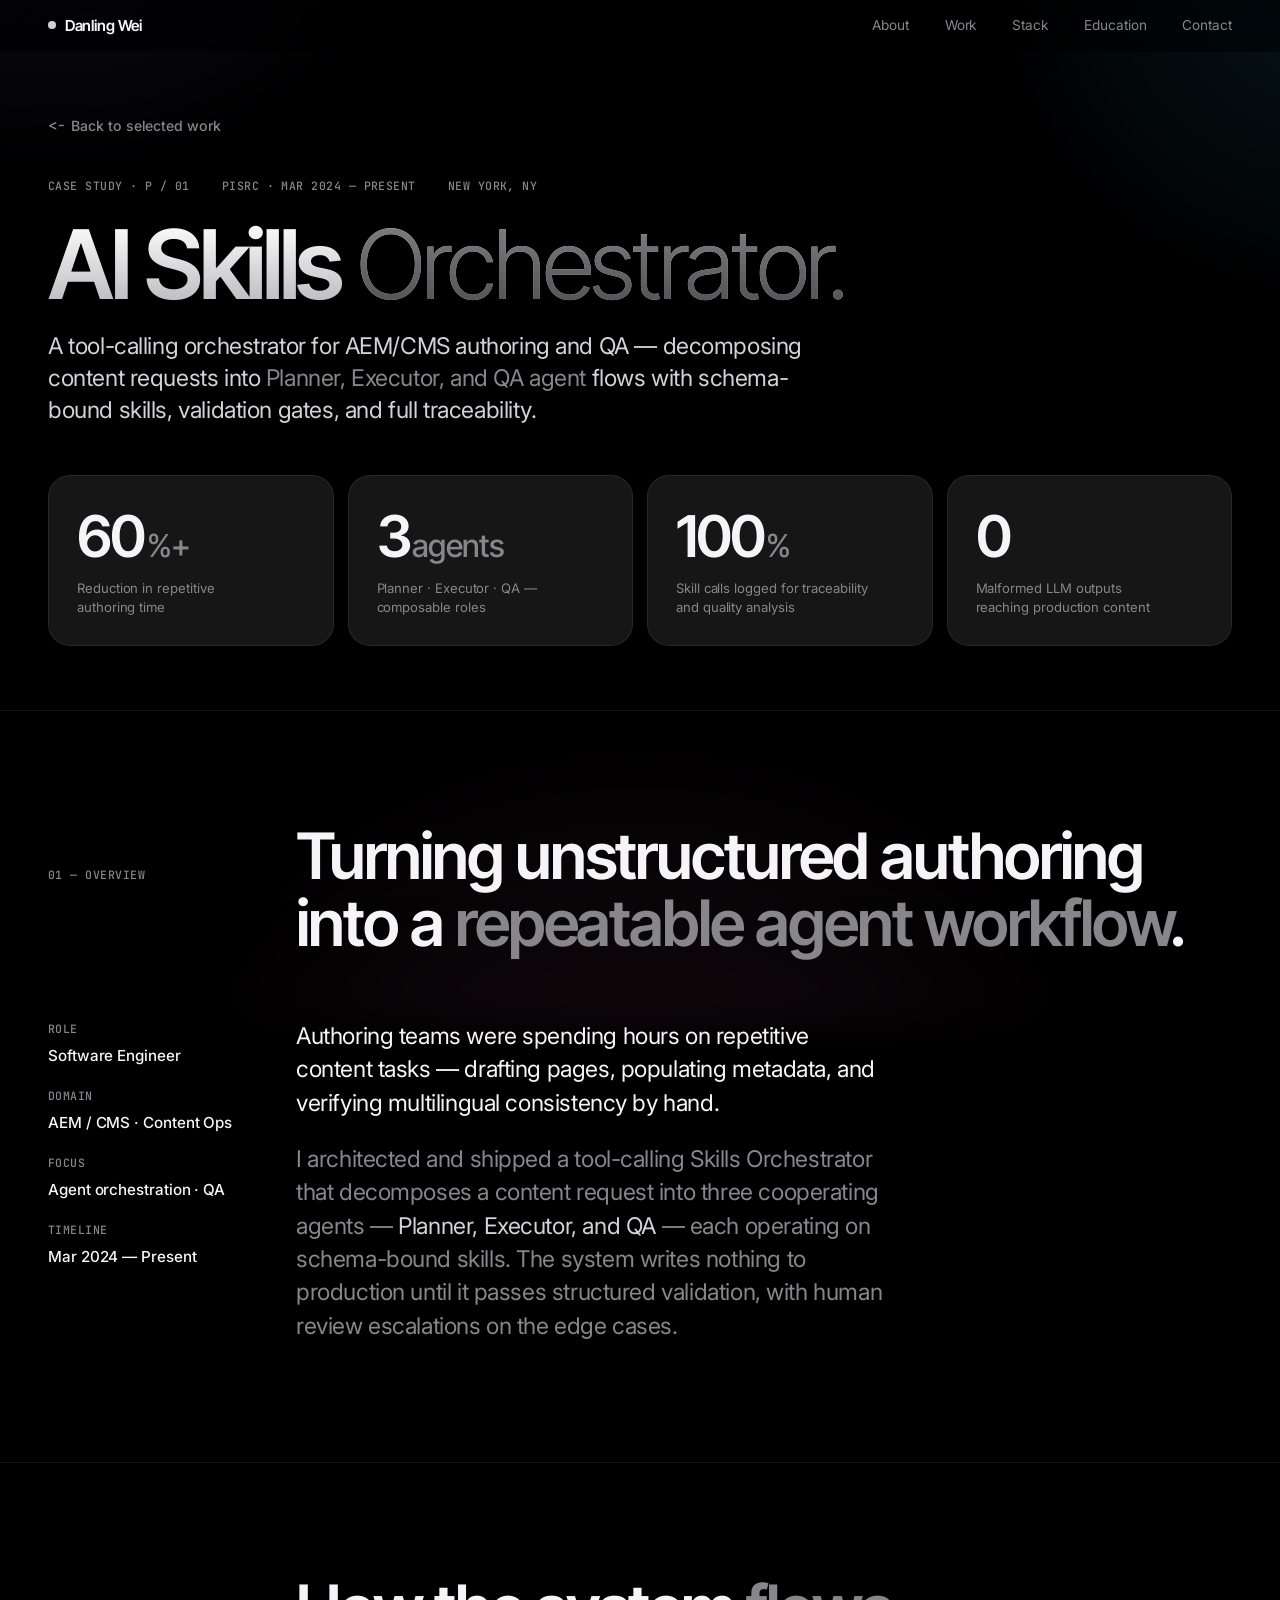
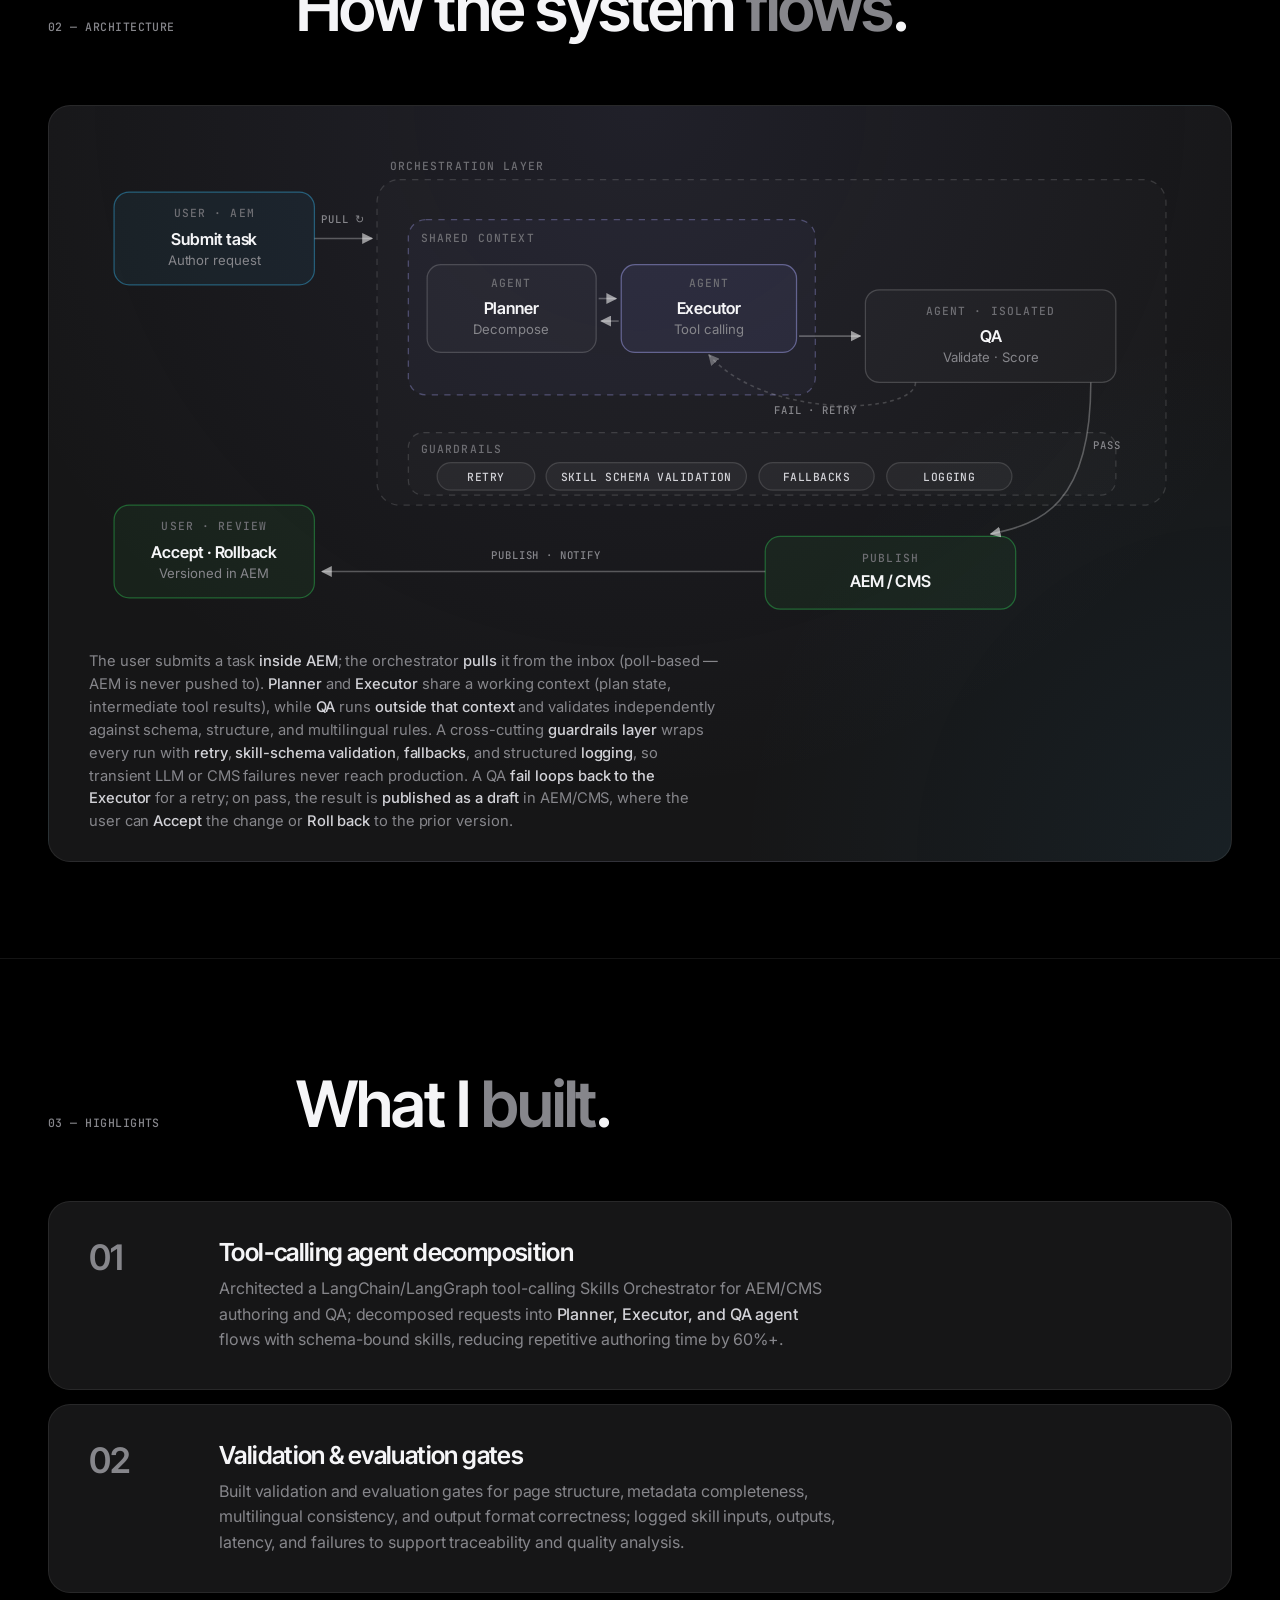
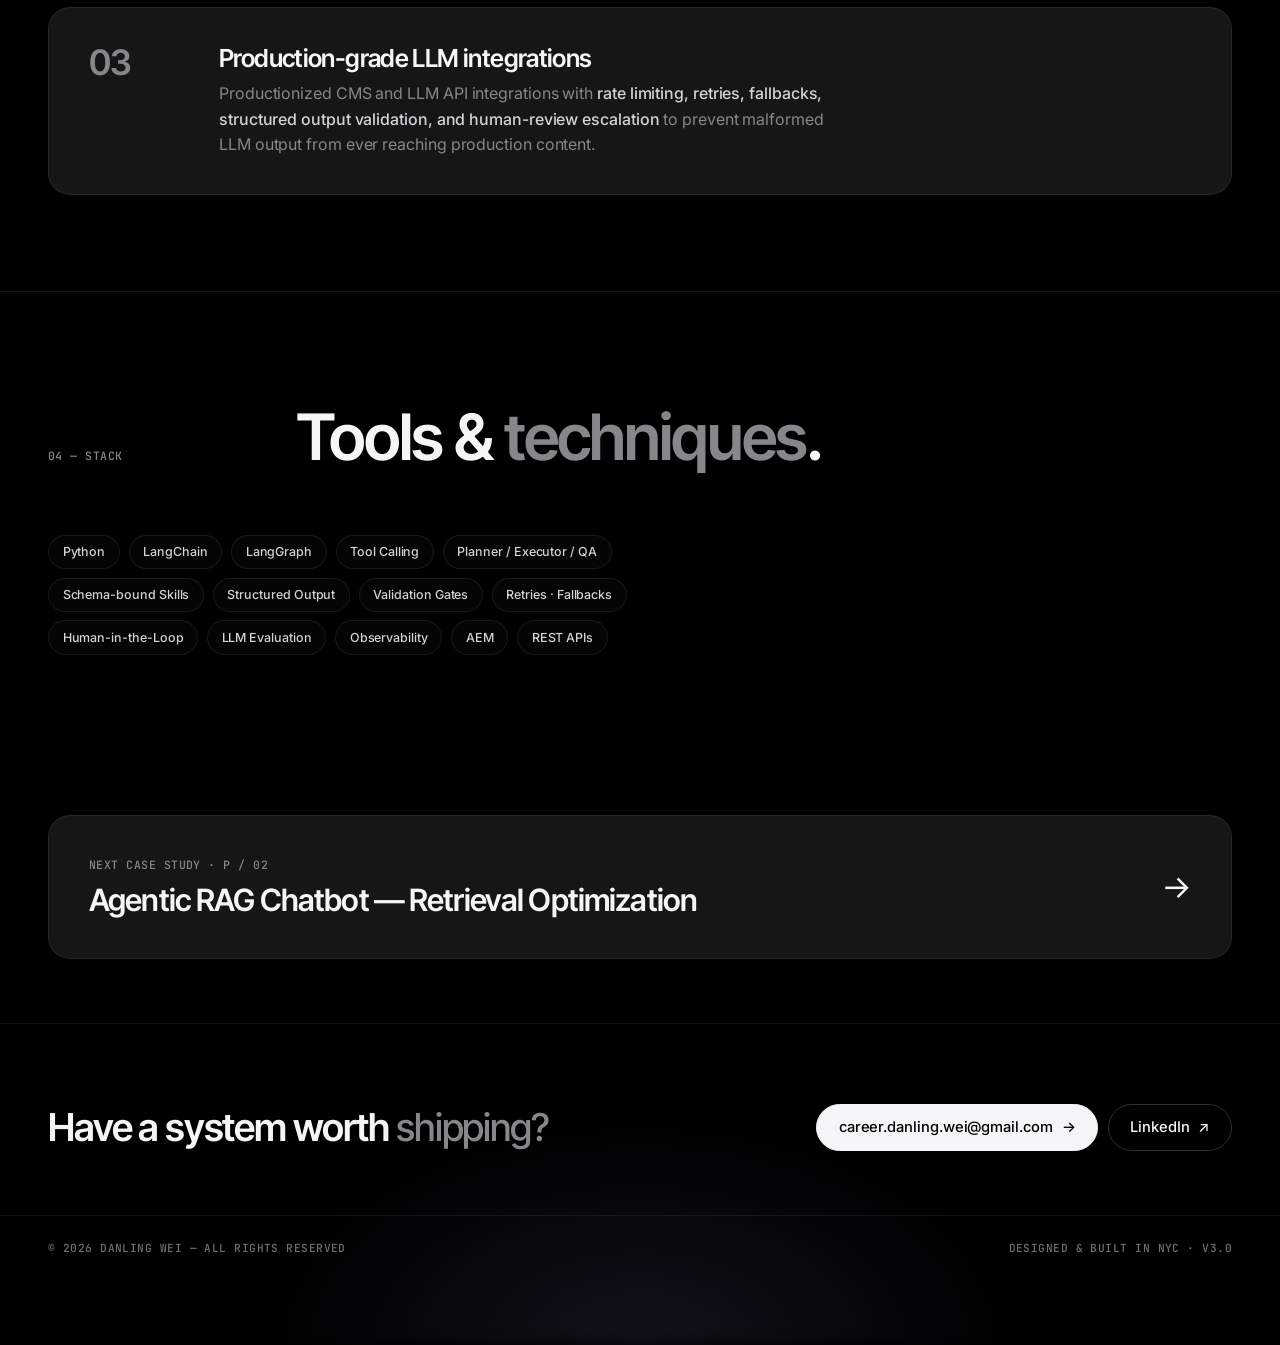
<file: projects/skills-orchestrator.html>
<!DOCTYPE html>
<html lang="en">
<head>
  <meta charset="UTF-8" />
  <meta name="viewport" content="width=device-width, initial-scale=1.0" />
  <meta name="description" content="Case study — AI Skills Orchestrator: agentic authoring & QA agents on AEM/CMS by Danling Wei." />
  <meta name="theme-color" content="#000000" />
  <meta name="color-scheme" content="dark" />
  <title>AI Skills Orchestrator — Danling Wei</title>

  <link rel="icon" type="image/svg+xml" href="../assets/favicon.svg" />

  <link rel="preconnect" href="https://fonts.googleapis.com" />
  <link rel="preconnect" href="https://fonts.gstatic.com" crossorigin />
  <link
    href="https://fonts.googleapis.com/css2?family=Inter+Tight:wght@400;500;600;700&family=Inter:wght@300;400;500;600&family=JetBrains+Mono:wght@400;500&display=swap"
    rel="stylesheet"
  />

  <link rel="stylesheet" href="../styles/base.css" />
  <link rel="stylesheet" href="../styles/layout.css" />
  <link rel="stylesheet" href="../styles/components.css" />
  <link rel="stylesheet" href="../styles/hero.css" />
  <link rel="stylesheet" href="../styles/sections.css" />
  <link rel="stylesheet" href="../styles/diagrams.css" />
  <link rel="stylesheet" href="../styles/footer.css" />
  <link rel="stylesheet" href="../styles/project.css" />

  <meta property="og:title" content="AI Skills Orchestrator — Danling Wei" />
  <meta property="og:description" content="Agentic authoring & QA agents for enterprise CMS — Planner / Executor / QA flows." />
  <meta property="og:type" content="article" />

  <!-- Analytics (GA4) — see scripts/analytics.js to set Measurement ID -->
  <script src="../scripts/analytics.js"></script>
</head>
<body>

  <!-- ===================== NAV ===================== -->
  <nav class="nav" id="nav">
    <div class="nav-inner">
      <a href="../" class="nav-mark">Danling Wei</a>
      <div class="nav-links">
        <a href="../#about">About</a>
        <a href="../#work">Work</a>
        <a href="../#skills">Stack</a>
        <a href="../#education">Education</a>
        <a href="../#contact">Contact</a>
      </div>
    </div>
  </nav>

  <!-- ===================== PROJECT HERO ===================== -->
  <header class="project-hero">
    <div class="wrap">
      <a class="back-link reveal" href="../#work">Back to selected work</a>

      <div class="project-tag-row reveal" data-delay="1">
        <span>Case Study · P / 01</span>
        <span>PiSrc · Mar 2024 — Present</span>
        <span>New York, NY</span>
      </div>

      <h1 class="project-title reveal" data-delay="2">
        AI Skills <em>Orchestrator.</em>
      </h1>

      <p class="project-sub reveal" data-delay="3">
        A tool-calling orchestrator for AEM/CMS authoring and QA — decomposing content requests into <em>Planner, Executor, and QA agent</em> flows with schema-bound skills, validation gates, and full traceability.
      </p>

      <div class="metrics reveal" data-delay="4">
        <div class="metric">
          <div class="metric-num">60<span class="unit">%+</span></div>
          <div class="metric-label">Reduction in repetitive authoring time</div>
        </div>
        <div class="metric">
          <div class="metric-num">3<span class="unit">agents</span></div>
          <div class="metric-label">Planner · Executor · QA — composable roles</div>
        </div>
        <div class="metric">
          <div class="metric-num">100<span class="unit">%</span></div>
          <div class="metric-label">Skill calls logged for traceability and quality analysis</div>
        </div>
        <div class="metric">
          <div class="metric-num">0</div>
          <div class="metric-label">Malformed LLM outputs reaching production content</div>
        </div>
      </div>
    </div>
  </header>

  <!-- ===================== OVERVIEW ===================== -->
  <section class="section">
    <div class="wrap">
      <div class="section-head reveal">
        <span class="section-tag">01 — Overview</span>
        <h2 class="section-title">Turning unstructured authoring into a <em>repeatable agent workflow</em>.</h2>
      </div>

      <div class="about-grid">
        <aside class="about-side reveal">
          <div>Role<span>Software Engineer</span></div>
          <div>Domain<span>AEM / CMS · Content Ops</span></div>
          <div>Focus<span>Agent orchestration · QA</span></div>
          <div>Timeline<span>Mar 2024 — Present</span></div>
        </aside>

        <div class="about-body reveal" data-delay="1">
          <p>
            Authoring teams were spending hours on repetitive content tasks — drafting pages, populating metadata, and verifying multilingual consistency by hand.
          </p>
          <p>
            I architected and shipped a tool-calling Skills Orchestrator that decomposes a content request into three cooperating agents — <em>Planner, Executor, and QA</em> — each operating on schema-bound skills. The system writes nothing to production until it passes structured validation, with human review escalations on the edge cases.
          </p>
        </div>
      </div>
    </div>
  </section>

  <!-- ===================== ARCHITECTURE ===================== -->
  <section class="section">
    <div class="wrap">
      <div class="section-head reveal">
        <span class="section-tag">02 — Architecture</span>
        <h2 class="section-title">How the system <em>flows</em>.</h2>
      </div>

      <figure class="arch-figure reveal" data-delay="1" style="margin:0;">
        <svg class="arch-svg" viewBox="0 0 880 390" role="img" aria-label="Architecture: A user submits a task inside AEM; the orchestration layer pulls tasks from AEM (poll-based). Inside orchestration, Planner and Executor share a working context while QA runs in isolation outside that context. A guardrails layer wraps every run with retry, skill-schema validation, fallbacks, and structured logging. On QA fail the run loops back to the Executor for retry; on pass, the result is published into AEM/CMS as a draft, where the user can Accept the change or Roll back to the prior version.">
          <defs>
            <marker id="arr-p1" viewBox="0 0 10 10" refX="9" refY="5" markerWidth="7" markerHeight="7" orient="auto">
              <path d="M0 0 L10 5 L0 10 z" fill="rgba(255,255,255,0.55)"/>
            </marker>
            <marker id="arr-p1-dim" viewBox="0 0 10 10" refX="9" refY="5" markerWidth="7" markerHeight="7" orient="auto">
              <path d="M0 0 L10 5 L0 10 z" fill="rgba(255,255,255,0.32)"/>
            </marker>
          </defs>

          <!-- Region: Orchestration layer -->
          <text class="arch-cat" x="240" y="22">ORCHESTRATION LAYER</text>
          <rect class="arch-region" x="230" y="30" width="630" height="260" rx="18"/>

          <!-- Region: Shared context (encloses Planner + Executor only) -->
          <rect class="arch-region-accent" x="255" y="62" width="325" height="140" rx="14"/>
          <text class="arch-cat" x="265" y="80">SHARED CONTEXT</text>

          <!-- Region: Guardrails (cross-cutting, full orchestration width) -->
          <rect class="arch-region" x="255" y="232" width="565" height="50" rx="12"/>
          <text class="arch-cat" x="265" y="248">GUARDRAILS</text>

          <!-- Node: User submit (AEM input) -->
          <g>
            <rect class="arch-node arch-node-input" x="20" y="40" width="160" height="74" rx="12"/>
            <text class="arch-cat" x="100" y="60" text-anchor="middle">USER · AEM</text>
            <text class="arch-title" x="100" y="82" text-anchor="middle">Submit task</text>
            <text class="arch-sub" x="100" y="98" text-anchor="middle">Author request</text>
          </g>

          <!-- Node: User decision (AEM review) -->
          <g>
            <rect class="arch-node arch-node-output" x="20" y="290" width="160" height="74" rx="12"/>
            <text class="arch-cat" x="100" y="310" text-anchor="middle">USER · REVIEW</text>
            <text class="arch-title" x="100" y="332" text-anchor="middle">Accept · Rollback</text>
            <text class="arch-sub" x="100" y="348" text-anchor="middle">Versioned in AEM</text>
          </g>

          <!-- Node: Planner (in shared context) -->
          <g>
            <rect class="arch-node" x="270" y="98" width="135" height="70" rx="11"/>
            <text class="arch-cat" x="337" y="116" text-anchor="middle">AGENT</text>
            <text class="arch-title" x="337" y="137" text-anchor="middle">Planner</text>
            <text class="arch-sub" x="337" y="153" text-anchor="middle">Decompose</text>
          </g>

          <!-- Node: Executor (in shared context, accent) -->
          <g>
            <rect class="arch-node arch-node-accent" x="425" y="98" width="140" height="70" rx="11"/>
            <text class="arch-cat" x="495" y="116" text-anchor="middle">AGENT</text>
            <text class="arch-title" x="495" y="137" text-anchor="middle">Executor</text>
            <text class="arch-sub" x="495" y="153" text-anchor="middle">Tool calling</text>
          </g>

          <!-- Node: QA (outside shared context) -->
          <g>
            <rect class="arch-node" x="620" y="118" width="200" height="74" rx="11"/>
            <text class="arch-cat" x="720" y="138" text-anchor="middle">AGENT · ISOLATED</text>
            <text class="arch-title" x="720" y="160" text-anchor="middle">QA</text>
            <text class="arch-sub" x="720" y="176" text-anchor="middle">Validate · Score</text>
          </g>

          <!-- Guardrail chips (inside guardrails sub-region) -->
          <rect class="arch-chip" x="278" y="256" width="78" height="22" rx="11"/>
          <text class="arch-chip-text" x="317" y="271" text-anchor="middle">Retry</text>

          <rect class="arch-chip" x="365" y="256" width="160" height="22" rx="11"/>
          <text class="arch-chip-text" x="445" y="271" text-anchor="middle">Skill schema validation</text>

          <rect class="arch-chip" x="535" y="256" width="92" height="22" rx="11"/>
          <text class="arch-chip-text" x="581" y="271" text-anchor="middle">Fallbacks</text>

          <rect class="arch-chip" x="637" y="256" width="100" height="22" rx="11"/>
          <text class="arch-chip-text" x="687" y="271" text-anchor="middle">Logging</text>

          <!-- Node: AEM / CMS publish (output) -->
          <g>
            <rect class="arch-node arch-node-output" x="540" y="315" width="200" height="58" rx="12"/>
            <text class="arch-cat" x="640" y="335" text-anchor="middle">PUBLISH</text>
            <text class="arch-title" x="640" y="355" text-anchor="middle">AEM / CMS</text>
          </g>

          <!-- Connector: User submit → Orchestration (pull-based) -->
          <line class="arch-flow" x1="180" y1="77" x2="226" y2="77" marker-end="url(#arr-p1)"/>
          <text class="arch-flow-label" x="203" y="65" text-anchor="middle">PULL ↻</text>

          <!-- Connector: Planner ⇄ Executor (shared context exchange) -->
          <line class="arch-flow" x1="407" y1="125" x2="421" y2="125" marker-end="url(#arr-p1)"/>
          <line class="arch-flow" x1="423" y1="143" x2="409" y2="143" marker-end="url(#arr-p1)"/>

          <!-- Connector: Executor → QA -->
          <line class="arch-flow" x1="567" y1="155" x2="616" y2="155" marker-end="url(#arr-p1)"/>

          <!-- Connector: QA fail → Executor (loop back) -->
          <path class="arch-flow arch-flow-dashed"
                d="M 660 192 C 660 218 540 222 495 170"
                marker-end="url(#arr-p1-dim)"/>
          <text class="arch-flow-label" x="580" y="217" text-anchor="middle">FAIL · RETRY</text>

          <!-- Connector: QA pass → AEM / CMS publish (routed around guardrails on the right) -->
          <path class="arch-flow"
                d="M 800 192 C 800 290 760 305 720 313"
                marker-end="url(#arr-p1)"/>
          <text class="arch-flow-label" x="813" y="245" text-anchor="middle">PASS</text>

          <!-- Connector: AEM / CMS publish → User decision (notify for accept / rollback) -->
          <line class="arch-flow" x1="540" y1="343" x2="186" y2="343" marker-end="url(#arr-p1)"/>
          <text class="arch-flow-label" x="365" y="333" text-anchor="middle">PUBLISH · NOTIFY</text>
        </svg>
        <figcaption class="arch-caption reveal" data-delay="2">
          The user submits a task <strong>inside AEM</strong>; the orchestrator <strong>pulls</strong> it from the inbox (poll-based — AEM is never pushed to). <strong>Planner</strong> and <strong>Executor</strong> share a working context (plan state, intermediate tool results), while <strong>QA</strong> runs <strong>outside that context</strong> and validates independently against schema, structure, and multilingual rules. A cross-cutting <strong>guardrails layer</strong> wraps every run with <strong>retry</strong>, <strong>skill-schema validation</strong>, <strong>fallbacks</strong>, and structured <strong>logging</strong>, so transient LLM or CMS failures never reach production. A QA <strong>fail loops back to the Executor</strong> for a retry; on pass, the result is <strong>published as a draft</strong> in AEM/CMS, where the user can <strong>Accept</strong> the change or <strong>Roll back</strong> to the prior version.
        </figcaption>
      </figure>
    </div>
  </section>

  <!-- ===================== HIGHLIGHTS ===================== -->
  <section class="section">
    <div class="wrap">
      <div class="section-head reveal">
        <span class="section-tag">03 — Highlights</span>
        <h2 class="section-title">What I <em>built</em>.</h2>
      </div>

      <ul class="highlights">
        <li class="highlight reveal">
          <div class="highlight-num">01</div>
          <div class="highlight-body">
            <h3>Tool-calling agent decomposition</h3>
            <p>
              Architected a LangChain/LangGraph tool-calling Skills Orchestrator for AEM/CMS authoring and QA; decomposed requests into <strong>Planner, Executor, and QA agent</strong> flows with schema-bound skills, reducing repetitive authoring time by 60%+.
            </p>
          </div>
        </li>
        <li class="highlight reveal">
          <div class="highlight-num">02</div>
          <div class="highlight-body">
            <h3>Validation &amp; evaluation gates</h3>
            <p>
              Built validation and evaluation gates for page structure, metadata completeness, multilingual consistency, and output format correctness; logged skill inputs, outputs, latency, and failures to support traceability and quality analysis.
            </p>
          </div>
        </li>
        <li class="highlight reveal">
          <div class="highlight-num">03</div>
          <div class="highlight-body">
            <h3>Production-grade LLM integrations</h3>
            <p>
              Productionized CMS and LLM API integrations with <strong>rate limiting, retries, fallbacks, structured output validation, and human-review escalation</strong> to prevent malformed LLM output from ever reaching production content.
            </p>
          </div>
        </li>
      </ul>
    </div>
  </section>

  <!-- ===================== STACK ===================== -->
  <section class="section">
    <div class="wrap">
      <div class="section-head reveal">
        <span class="section-tag">04 — Stack</span>
        <h2 class="section-title">Tools &amp; <em>techniques</em>.</h2>
      </div>

      <div class="project-stack reveal">
        <span class="tag">Python</span>
        <span class="tag">LangChain</span>
        <span class="tag">LangGraph</span>
        <span class="tag">Tool Calling</span>
        <span class="tag">Planner / Executor / QA</span>
        <span class="tag">Schema-bound Skills</span>
        <span class="tag">Structured Output</span>
        <span class="tag">Validation Gates</span>
        <span class="tag">Retries · Fallbacks</span>
        <span class="tag">Human-in-the-Loop</span>
        <span class="tag">LLM Evaluation</span>
        <span class="tag">Observability</span>
        <span class="tag">AEM</span>
        <span class="tag">REST APIs</span>
      </div>
    </div>
  </section>

  <!-- ===================== NEXT CASE STUDY ===================== -->
  <section class="next-nav">
    <div class="wrap">
      <a class="next-link reveal" href="agentic-rag.html">
        <div>
          <span class="next-label">Next case study · P / 02</span>
          <span class="next-title">Agentic RAG Chatbot — Retrieval Optimization</span>
        </div>
        <span class="next-arrow">→</span>
      </a>
    </div>
  </section>

  <!-- ===================== CONTACT STRIP ===================== -->
  <section class="contact-strip">
    <div class="contact-strip-inner">
      <h2 class="reveal">Have a system worth <em>shipping?</em></h2>
      <div class="contact-strip-actions reveal" data-delay="1">
        <a class="btn solid" href="mailto:career.danling.wei@gmail.com">
          career.danling.wei@gmail.com <span class="arrow">→</span>
        </a>
        <a class="btn" href="https://www.linkedin.com/in/danling-wei/" target="_blank" rel="noopener">
          LinkedIn <span class="arrow">↗</span>
        </a>
      </div>
    </div>

    <div class="footer-bottom">
      <span>© <span id="year">2026</span> Danling Wei — All rights reserved</span>
      <span>Designed &amp; built in NYC · v3.0</span>
    </div>
  </section>

  <script src="../scripts/main.js" defer></script>
</body>
</html>
</file>
<file: styles/base.css>
/* ============================================================
   base.css
   Reset · Design tokens · Typography · Global elements
   Apple-flavored dark theme
   ============================================================ */

/* ---------- Reset ---------- */
*,
*::before,
*::after {
  box-sizing: border-box;
}

html {
  scroll-behavior: smooth;
  -webkit-font-smoothing: antialiased;
  -moz-osx-font-smoothing: grayscale;
  background: #000;
}

body {
  margin: 0;
  background: var(--bg);
  color: var(--text);
  font-family: var(--font);
  font-weight: 400;
  line-height: 1.55;
  font-size: 16px;
  overflow-x: hidden;
  letter-spacing: -0.005em;
}

a {
  color: inherit;
  text-decoration: none;
}

img,
svg {
  display: block;
  max-width: 100%;
}

::selection {
  background: var(--text);
  color: var(--bg);
}

/* ---------- Design tokens ---------- */
:root {
  /* Apple-style dark palette */
  --bg: #000000;
  --surface: #0a0a0a;
  --surface-2: #161617;
  --surface-3: #1d1d1f;
  --text: #f5f5f7;
  --text-dim: #d2d2d7;
  --muted: #86868b;
  --muted-2: #6e6e73;
  --line: rgba(255, 255, 255, 0.08);
  --line-strong: rgba(255, 255, 255, 0.18);

  /* Fonts — Inter Tight ≈ SF Pro Display */
  --font: "Inter", -apple-system, BlinkMacSystemFont, "SF Pro Display",
    "Helvetica Neue", Arial, sans-serif;
  --font-display: "Inter Tight", -apple-system, BlinkMacSystemFont,
    "SF Pro Display", "Helvetica Neue", Arial, sans-serif;
  --mono: "JetBrains Mono", "SF Mono", ui-monospace, SFMono-Regular, Menlo,
    monospace;

  /* Geometry */
  --max: 1280px;
  --pad: clamp(1.25rem, 4vw, 3rem);
  --radius: 22px;
  --radius-sm: 14px;
  --radius-pill: 999px;

  /* Motion */
  --ease: cubic-bezier(0.22, 1, 0.36, 1);
  --ease-spring: cubic-bezier(0.34, 1.56, 0.64, 1);
}

/* ---------- Ambient aurora glow (Apple halo) ---------- */
body::before {
  content: "";
  position: fixed;
  pointer-events: none;
  inset: -10vmax;
  z-index: 0;
  background:
    radial-gradient(
      55vmax 55vmax at 12% -10%,
      rgba(120, 119, 198, 0.18),
      transparent 60%
    ),
    radial-gradient(
      45vmax 45vmax at 95% 8%,
      rgba(56, 189, 248, 0.12),
      transparent 60%
    ),
    radial-gradient(
      60vmax 50vmax at 50% 110%,
      rgba(244, 114, 182, 0.10),
      transparent 65%
    );
  filter: blur(20px);
  opacity: 0.9;
}

body::after {
  content: "";
  position: fixed;
  inset: 0;
  pointer-events: none;
  z-index: 1;
  opacity: 0.035;
  mix-blend-mode: overlay;
  background-image: url("data:image/svg+xml;utf8,<svg xmlns='http://www.w3.org/2000/svg' width='160' height='160'><filter id='n'><feTurbulence type='fractalNoise' baseFrequency='0.9' numOctaves='2' stitchTiles='stitch'/><feColorMatrix values='0 0 0 0 1  0 0 0 0 1  0 0 0 0 1  0 0 0 0.7 0'/></filter><rect width='100%' height='100%' filter='url(%23n)'/></svg>");
}

/* ---------- Reveal animation utility ---------- */
.reveal {
  opacity: 0;
  transform: translateY(24px);
  transition:
    opacity 1s var(--ease),
    transform 1s var(--ease);
}
.reveal.in {
  opacity: 1;
  transform: translateY(0);
}
.reveal[data-delay="1"] { transition-delay: 0.08s; }
.reveal[data-delay="2"] { transition-delay: 0.16s; }
.reveal[data-delay="3"] { transition-delay: 0.24s; }
.reveal[data-delay="4"] { transition-delay: 0.32s; }

/* ---------- Reduced motion ---------- */
@media (prefers-reduced-motion: reduce) {
  *,
  *::before,
  *::after {
    animation: none !important;
    transition: none !important;
  }
  .reveal {
    opacity: 1;
    transform: none;
  }
}
</file>
<file: styles/layout.css>
/* ============================================================
   layout.css
   Top navigation · .wrap container · .section framework
   ============================================================ */

/* ---------- Top navigation (Apple-style glass) ---------- */
.nav {
  position: fixed;
  top: 0;
  left: 0;
  right: 0;
  z-index: 50;
  backdrop-filter: saturate(180%) blur(20px);
  -webkit-backdrop-filter: saturate(180%) blur(20px);
  background: rgba(0, 0, 0, 0.6);
  border-bottom: 1px solid transparent;
  transition:
    border-color 0.4s var(--ease),
    background 0.4s var(--ease);
}
.nav.scrolled {
  background: rgba(0, 0, 0, 0.72);
  border-bottom-color: var(--line);
}

.nav-inner {
  max-width: var(--max);
  margin: 0 auto;
  padding: 0.85rem var(--pad);
  display: flex;
  justify-content: space-between;
  align-items: center;
  gap: 2rem;
}

.nav-mark {
  font-family: var(--font-display);
  font-size: 0.95rem;
  font-weight: 600;
  letter-spacing: -0.01em;
  display: flex;
  align-items: center;
  gap: 0.55rem;
  color: var(--text);
}
.nav-mark::before {
  content: "";
  width: 8px;
  height: 8px;
  background: var(--text);
  border-radius: 999px;
  display: inline-block;
  opacity: 0.85;
}

.nav-links {
  display: flex;
  gap: 2.25rem;
  font-family: var(--font);
  font-size: 0.85rem;
  font-weight: 400;
  letter-spacing: -0.005em;
}
.nav-links a {
  position: relative;
  color: var(--muted);
  transition: color 0.25s var(--ease);
}
.nav-links a:hover {
  color: var(--text);
}
@media (max-width: 640px) {
  .nav-links { display: none; }
}

/* ---------- Container ---------- */
.wrap {
  max-width: var(--max);
  margin: 0 auto;
  padding: 0 var(--pad);
  position: relative;
  z-index: 2;
}

section {
  position: relative;
  z-index: 2;
}

/* ---------- Section framework ---------- */
.section {
  padding: 7rem 0 6rem;
  border-top: 1px solid var(--line);
}

.section-head {
  display: grid;
  grid-template-columns: 200px 1fr;
  gap: 3rem;
  align-items: baseline;
  margin-bottom: 4rem;
}

.section-tag {
  font-family: var(--mono);
  font-size: 0.72rem;
  font-weight: 500;
  letter-spacing: 0.04em;
  text-transform: uppercase;
  color: var(--muted);
}

.section-title {
  font-family: var(--font-display);
  font-weight: 600;
  font-size: clamp(2.4rem, 5.5vw, 4rem);
  line-height: 1.04;
  letter-spacing: -0.032em;
  margin: 0;
  max-width: 24ch;
  color: var(--text);
}
.section-title em {
  font-style: normal;
  color: var(--muted);
  font-weight: 600;
}

@media (max-width: 720px) {
  .section { padding: 4.5rem 0 4rem; }
  .section-head {
    grid-template-columns: 1fr;
    gap: 0.5rem;
    margin-bottom: 2.5rem;
  }
}
</file>
<file: styles/components.css>
/* ============================================================
   components.css
   Buttons · Tags · Status dot · Metric strip · Side meta
   Apple-style pill buttons + elevated card surfaces
   ============================================================ */

/* ---------- Buttons (Apple pill) ---------- */
.btn {
  display: inline-flex;
  align-items: center;
  gap: 0.55rem;
  padding: 0.7rem 1.35rem;
  border: 1px solid var(--line-strong);
  border-radius: var(--radius-pill);
  color: var(--text);
  background: transparent;
  font-family: var(--font);
  font-size: 0.92rem;
  font-weight: 500;
  letter-spacing: -0.005em;
  cursor: pointer;
  transition:
    background 0.35s var(--ease),
    color 0.35s var(--ease),
    border-color 0.35s var(--ease),
    transform 0.35s var(--ease);
}
.btn:hover {
  background: rgba(255, 255, 255, 0.06);
  border-color: rgba(255, 255, 255, 0.32);
  transform: translateY(-1px);
}
.btn.solid {
  background: var(--text);
  color: var(--bg);
  border-color: var(--text);
}
.btn.solid:hover {
  background: #ffffff;
  border-color: #ffffff;
  color: var(--bg);
  transform: translateY(-1px);
}
.btn .arrow {
  transition: transform 0.35s var(--ease);
}
.btn:hover .arrow {
  transform: translateX(3px);
}

/* ---------- Tag pills ---------- */
.tag {
  font-family: var(--font);
  font-size: 0.78rem;
  font-weight: 500;
  letter-spacing: -0.005em;
  padding: 0.4rem 0.85rem;
  border: 1px solid var(--line);
  background: rgba(255, 255, 255, 0.02);
  color: var(--text-dim);
  border-radius: var(--radius-pill);
  transition:
    background 0.25s var(--ease),
    color 0.25s var(--ease),
    border-color 0.25s var(--ease);
}
.tag:hover {
  background: rgba(255, 255, 255, 0.08);
  color: var(--text);
  border-color: var(--line-strong);
}

/* ---------- Status indicator ---------- */
@keyframes pulse {
  0%, 100% { opacity: 1; transform: scale(1); }
  50%       { opacity: 0.5; transform: scale(0.92); }
}
.status-dot {
  width: 8px;
  height: 8px;
  border-radius: 999px;
  background: #30d158;
  box-shadow: 0 0 0 4px rgba(48, 209, 88, 0.18);
  display: inline-block;
  vertical-align: middle;
  animation: pulse 2.2s ease-in-out infinite;
}

/* ---------- Metric strip (Apple card grid) ---------- */
.metrics {
  display: grid;
  grid-template-columns: repeat(4, 1fr);
  gap: 14px;
  margin: 5rem 0 0;
}
.metric {
  padding: 2rem 1.75rem 1.75rem;
  background: var(--surface-2);
  border: 1px solid var(--line);
  border-radius: var(--radius);
  display: flex;
  flex-direction: column;
  gap: 0.85rem;
  transition:
    transform 0.4s var(--ease),
    background 0.4s var(--ease),
    border-color 0.4s var(--ease);
}
.metric:hover {
  transform: translateY(-3px);
  background: var(--surface-3);
  border-color: var(--line-strong);
}
.metric-num {
  font-family: var(--font-display);
  font-weight: 600;
  font-size: clamp(2.6rem, 4.5vw, 3.8rem);
  line-height: 1;
  letter-spacing: -0.035em;
  color: var(--text);
}
.metric-num .unit {
  font-weight: 500;
  font-size: 0.55em;
  color: var(--muted);
  margin-left: 0.08em;
  letter-spacing: -0.02em;
}
.metric-label {
  font-family: var(--font);
  font-size: 0.82rem;
  font-weight: 400;
  letter-spacing: -0.005em;
  color: var(--muted);
  max-width: 24ch;
  line-height: 1.45;
}
@media (max-width: 880px) {
  .metrics { grid-template-columns: repeat(2, 1fr); }
}
@media (max-width: 480px) {
  .metrics { grid-template-columns: 1fr; }
}

/* ---------- Side meta column (about/skills) ---------- */
.about-side {
  font-family: var(--mono);
  font-size: 0.72rem;
  font-weight: 500;
  letter-spacing: 0.04em;
  text-transform: uppercase;
  color: var(--muted);
  display: flex;
  flex-direction: column;
  gap: 1.25rem;
}
.about-side div span {
  display: block;
  color: var(--text);
  font-family: var(--font);
  font-weight: 500;
  font-size: 0.95rem;
  letter-spacing: -0.005em;
  text-transform: none;
  margin-top: 0.35rem;
}
</file>
<file: styles/hero.css>
/* ============================================================
   hero.css
   Hero / above-the-fold section
   Big bold sans display — SF Pro Display feel
   ============================================================ */

.hero {
  min-height: 100vh;
  display: flex;
  flex-direction: column;
  justify-content: flex-end;
  padding-top: 7rem;
  padding-bottom: 3rem;
  position: relative;
}

.hero-meta {
  display: flex;
  justify-content: space-between;
  align-items: flex-end;
  gap: 2rem;
  font-family: var(--mono);
  font-size: 0.72rem;
  font-weight: 500;
  letter-spacing: 0.04em;
  text-transform: uppercase;
  color: var(--muted);
  margin-bottom: 2.5rem;
}
.hero-meta-block {
  display: flex;
  flex-direction: column;
  gap: 0.4rem;
}
.hero-meta-block strong {
  color: var(--text);
  font-family: var(--font);
  font-weight: 500;
  font-size: 0.9rem;
  letter-spacing: -0.005em;
  text-transform: none;
}

.hero-title {
  font-family: var(--font-display);
  font-weight: 600;
  font-size: clamp(3.4rem, 13vw, 11.5rem);
  line-height: 0.92;
  letter-spacing: -0.045em;
  margin: 0;
  padding: 0;
  color: var(--text);
  background: linear-gradient(180deg, #ffffff 0%, #c7c7cc 100%);
  -webkit-background-clip: text;
  background-clip: text;
  -webkit-text-fill-color: transparent;
}
.hero-title .italic {
  font-style: normal;
  font-weight: 300;
  background: linear-gradient(180deg, #86868b 0%, #4a4a4d 100%);
  -webkit-background-clip: text;
  background-clip: text;
  -webkit-text-fill-color: transparent;
}

.hero-divider {
  height: 1px;
  background: linear-gradient(
    90deg,
    transparent 0%,
    rgba(255, 255, 255, 0.2) 12%,
    rgba(255, 255, 255, 0.2) 88%,
    transparent 100%
  );
  margin: 2.5rem 0 2rem;
  transform-origin: left center;
  animation: scaleX 1.4s var(--ease) both;
}
@keyframes scaleX {
  from { transform: scaleX(0); }
  to   { transform: scaleX(1); }
}

.hero-bottom {
  display: grid;
  grid-template-columns: 1.4fr 1fr;
  gap: 3rem;
  align-items: end;
}

.hero-lede {
  font-family: var(--font);
  font-size: clamp(1.2rem, 2vw, 1.65rem);
  line-height: 1.35;
  letter-spacing: -0.015em;
  max-width: 36ch;
  color: var(--text-dim);
  font-weight: 400;
}
.hero-lede em {
  color: var(--muted);
  font-style: normal;
}

.hero-cta {
  display: flex;
  flex-direction: column;
  gap: 0.75rem;
  align-items: flex-end;
  text-align: right;
}

/* Scroll hint */
.scroll-hint {
  position: absolute;
  left: var(--pad);
  bottom: 1.5rem;
  font-family: var(--mono);
  font-size: 0.7rem;
  font-weight: 500;
  letter-spacing: 0.04em;
  text-transform: uppercase;
  color: var(--muted);
  display: flex;
  align-items: center;
  gap: 0.5rem;
  animation: float 2.6s ease-in-out infinite;
}
@keyframes float {
  0%, 100% { transform: translateY(0); opacity: 0.65; }
  50%      { transform: translateY(4px); opacity: 1; }
}

@media (max-width: 820px) {
  .hero-bottom { grid-template-columns: 1fr; }
  .hero-cta { align-items: flex-start; text-align: left; }
}
@media (max-width: 540px) {
  .hero-meta {
    flex-direction: column;
    align-items: flex-start;
    gap: 1rem;
  }
}
</file>
<file: styles/sections.css>
/* ============================================================
   sections.css
   About · Selected Work · Skills · Education
   ============================================================ */

/* ---------- About ---------- */
.about-grid {
  display: grid;
  grid-template-columns: 200px 1fr;
  gap: 3rem;
}
.about-body p {
  font-family: var(--font);
  font-size: clamp(1.2rem, 1.8vw, 1.55rem);
  line-height: 1.45;
  letter-spacing: -0.018em;
  max-width: 42ch;
  color: var(--text);
  margin: 0 0 1.4rem;
  font-weight: 400;
}
.about-body p + p {
  color: var(--muted);
}
.about-body em {
  color: var(--text-dim);
  font-style: normal;
}
@media (max-width: 720px) {
  .about-grid { grid-template-columns: 1fr; gap: 2rem; }
}

/* ---------- Selected Work — Role header ---------- */
.role-block {
  display: grid;
  grid-template-columns: 200px 1fr 240px;
  gap: 3rem;
  padding-bottom: 2rem;
  align-items: baseline;
}
.role-block h3 {
  font-family: var(--font-display);
  font-weight: 600;
  font-size: clamp(1.7rem, 2.8vw, 2.4rem);
  line-height: 1.1;
  letter-spacing: -0.028em;
  margin: 0;
  color: var(--text);
}
.role-block h3 em {
  color: var(--muted);
  font-style: normal;
  font-weight: 500;
}
.role-meta {
  font-family: var(--mono);
  font-size: 0.72rem;
  font-weight: 500;
  letter-spacing: 0.04em;
  text-transform: uppercase;
  color: var(--muted);
  text-align: right;
}

/* ---------- Selected Work — Items (Apple card style) ---------- */
.work-list {
  display: flex;
  flex-direction: column;
  gap: 14px;
}
.work-item {
  display: grid;
  grid-template-columns: 80px 1fr 220px;
  gap: 2.5rem;
  padding: 2.5rem;
  background: var(--surface-2);
  border: 1px solid var(--line);
  border-radius: var(--radius);
  align-items: start;
  color: inherit;
  text-decoration: none;
  transition:
    transform 0.45s var(--ease),
    background 0.45s var(--ease),
    border-color 0.45s var(--ease);
}
.work-item:hover {
  transform: translateY(-3px);
  background: var(--surface-3);
  border-color: var(--line-strong);
}
.work-index {
  font-family: var(--mono);
  font-size: 0.78rem;
  font-weight: 500;
  letter-spacing: 0.04em;
  text-transform: uppercase;
  color: var(--muted);
  padding-top: 0.5rem;
}
.work-content h3 {
  font-family: var(--font-display);
  font-weight: 600;
  font-size: clamp(1.45rem, 2.4vw, 2rem);
  line-height: 1.15;
  letter-spacing: -0.028em;
  margin: 0 0 0.85rem;
  color: var(--text);
}
.work-content h3 em {
  font-style: normal;
  color: var(--muted);
  font-weight: 500;
}
.work-content p {
  font-family: var(--font);
  font-size: 0.98rem;
  line-height: 1.65;
  letter-spacing: -0.005em;
  color: var(--muted);
  margin: 0.5rem 0 1.25rem;
  max-width: 60ch;
}
.work-content p strong {
  color: var(--text-dim);
  font-weight: 500;
}

/* Dash-style bullet list inside work cards */
.work-bullets {
  list-style: none;
  padding: 0;
  margin: 0.85rem 0 1.25rem;
  display: flex;
  flex-direction: column;
  gap: 0.65rem;
  max-width: 62ch;
}
.work-bullets li {
  position: relative;
  padding-left: 1.4rem;
  font-family: var(--font);
  font-size: 0.96rem;
  line-height: 1.6;
  letter-spacing: -0.005em;
  color: var(--muted);
}
.work-bullets li::before {
  content: "";
  position: absolute;
  left: 0;
  top: 0.65em;
  width: 8px;
  height: 1px;
  background: var(--muted);
}
.work-bullets li strong {
  color: var(--text-dim);
  font-weight: 500;
}

.work-tags {
  display: flex;
  flex-wrap: wrap;
  gap: 0.4rem;
  margin-top: 1rem;
}

/* "View case study" CTA inside a card */
.work-cta {
  display: inline-flex;
  align-items: center;
  gap: 0.45rem;
  margin-top: 1.5rem;
  font-family: var(--font);
  font-size: 0.9rem;
  font-weight: 500;
  letter-spacing: -0.005em;
  color: var(--text);
  transition: gap 0.35s var(--ease);
}
.work-cta::after {
  content: "→";
  font-size: 1.05em;
  transition: transform 0.35s var(--ease);
}
.work-item:hover .work-cta {
  gap: 0.7rem;
}
.work-item:hover .work-cta::after {
  transform: translateX(3px);
}
.work-side {
  text-align: right;
  display: flex;
  flex-direction: column;
  gap: 1rem;
  font-family: var(--font);
  font-size: 0.82rem;
  font-weight: 400;
  letter-spacing: -0.005em;
  color: var(--muted);
  line-height: 1.5;
}
.work-side strong {
  display: block;
  font-family: var(--mono);
  font-size: 0.7rem;
  font-weight: 500;
  letter-spacing: 0.04em;
  text-transform: uppercase;
  color: var(--text);
  margin-bottom: 0.35rem;
}

@media (max-width: 900px) {
  .role-block { grid-template-columns: 1fr; gap: 0.75rem; }
  .role-meta { text-align: left; }
  .work-item {
    grid-template-columns: 1fr;
    gap: 1.25rem;
    padding: 2rem 1.5rem;
  }
  .work-side {
    text-align: left;
    flex-direction: row;
    flex-wrap: wrap;
    gap: 1.5rem;
  }
  .work-side div { min-width: 140px; }
}

/* ---------- Skills ---------- */
.skills-grid {
  display: grid;
  grid-template-columns: 200px 1fr;
  gap: 3rem;
}
.skill-rows {
  display: flex;
  flex-direction: column;
}
.skill-row {
  display: grid;
  grid-template-columns: 240px 1fr;
  gap: 2.5rem;
  padding: 1.75rem 0;
  border-top: 1px solid var(--line);
  align-items: baseline;
}
.skill-row:last-child {
  border-bottom: 1px solid var(--line);
}
.skill-cat {
  font-family: var(--font-display);
  font-size: 1.35rem;
  font-weight: 600;
  letter-spacing: -0.022em;
  color: var(--text);
}
.skill-items {
  display: flex;
  flex-wrap: wrap;
  gap: 0.5rem 0.4rem;
}
@media (max-width: 820px) {
  .skills-grid { grid-template-columns: 1fr; gap: 1.5rem; }
  .skill-row { grid-template-columns: 1fr; gap: 0.75rem; }
}

/* ---------- Education ---------- */
.edu-grid {
  display: grid;
  grid-template-columns: 200px 1fr;
  gap: 3rem;
}
.edu-list {
  display: flex;
  flex-direction: column;
}
.edu-item {
  display: grid;
  grid-template-columns: 1fr 280px;
  gap: 2.5rem;
  padding: 2.25rem 0;
  border-top: 1px solid var(--line);
  align-items: baseline;
}
.edu-item:last-child {
  border-bottom: 1px solid var(--line);
}
.edu-school {
  font-family: var(--font-display);
  font-weight: 600;
  font-size: clamp(1.4rem, 2.2vw, 1.85rem);
  line-height: 1.15;
  letter-spacing: -0.028em;
  margin: 0 0 0.5rem;
  color: var(--text);
}
.edu-degree {
  color: var(--muted);
  font-family: var(--font);
  font-size: 0.98rem;
  font-weight: 400;
  letter-spacing: -0.005em;
}
.edu-meta {
  font-family: var(--mono);
  font-size: 0.72rem;
  font-weight: 500;
  letter-spacing: 0.04em;
  text-transform: uppercase;
  color: var(--muted);
  text-align: right;
  display: flex;
  flex-direction: column;
  gap: 0.4rem;
}
@media (max-width: 820px) {
  .edu-grid { grid-template-columns: 1fr; gap: 1.5rem; }
  .edu-item { grid-template-columns: 1fr; gap: 0.75rem; }
  .edu-meta { text-align: left; }
}


/* ---------- Work card actions ---------- */
.work-actions {
  display: flex;
  flex-wrap: wrap;
  gap: 0.85rem 1.25rem;
  margin-top: 1.5rem;
}
.work-actions .work-cta {
  margin-top: 0;
}
.work-cta.github {
  color: var(--text-dim);
}
.work-cta.github::after {
  content: "external";
  font-family: var(--mono);
  font-size: 0.68rem;
  letter-spacing: 0.04em;
  text-transform: uppercase;
  color: var(--muted);
}
.side-link {
  color: var(--text-dim);
  text-decoration: underline;
  text-decoration-color: var(--line-strong);
  text-underline-offset: 4px;
}
.side-link:hover {
  color: var(--text);
  text-decoration-color: var(--text);
}
</file>
<file: styles/footer.css>
/* ============================================================
   footer.css
   CTA section + Footer meta + Footer bottom bar
   Aurora gradient card on a dark page
   ============================================================ */

.cta {
  padding: 7rem 0 5rem;
  margin-top: 6rem;
  position: relative;
  z-index: 2;
  border-top: 1px solid var(--line);
  overflow: hidden;
}

/* Soft aurora behind the CTA, Apple-style halo */
.cta::before {
  content: "";
  position: absolute;
  inset: 0;
  pointer-events: none;
  background:
    radial-gradient(
      60vmax 40vmax at 20% 0%,
      rgba(120, 119, 198, 0.18),
      transparent 60%
    ),
    radial-gradient(
      55vmax 45vmax at 85% 100%,
      rgba(56, 189, 248, 0.14),
      transparent 60%
    );
  filter: blur(10px);
}

.cta-inner {
  max-width: var(--max);
  margin: 0 auto;
  padding: 0 var(--pad);
  display: grid;
  grid-template-columns: 200px 1fr;
  gap: 3rem;
  position: relative;
  z-index: 2;
}

.cta .section-tag {
  color: var(--muted);
}

.cta-title {
  font-family: var(--font-display);
  font-weight: 600;
  font-size: clamp(2.6rem, 6.5vw, 5.5rem);
  line-height: 1;
  letter-spacing: -0.04em;
  margin: 0 0 2.25rem;
  max-width: 14ch;
  color: var(--text);
  background: linear-gradient(180deg, #ffffff 0%, #a1a1a6 100%);
  -webkit-background-clip: text;
  background-clip: text;
  -webkit-text-fill-color: transparent;
}
.cta-title em {
  font-style: normal;
  font-weight: 300;
  background: linear-gradient(180deg, #86868b 0%, #4a4a4d 100%);
  -webkit-background-clip: text;
  background-clip: text;
  -webkit-text-fill-color: transparent;
}

.cta-actions {
  display: flex;
  flex-wrap: wrap;
  gap: 0.65rem;
  margin-bottom: 3.5rem;
}

.footer-meta {
  display: grid;
  grid-template-columns: repeat(3, 1fr);
  gap: 2rem;
  padding-top: 2.5rem;
  border-top: 1px solid var(--line);
  font-family: var(--mono);
  font-size: 0.72rem;
  font-weight: 500;
  letter-spacing: 0.04em;
  text-transform: uppercase;
  color: var(--muted);
}
.footer-meta div span {
  display: block;
  color: var(--text);
  font-family: var(--font);
  font-weight: 400;
  font-size: 0.95rem;
  letter-spacing: -0.005em;
  text-transform: none;
  margin-top: 0.45rem;
}

.footer-bottom {
  max-width: var(--max);
  margin: 4rem auto 0;
  padding: 1.5rem var(--pad);
  display: flex;
  justify-content: space-between;
  gap: 1rem;
  font-family: var(--mono);
  font-size: 0.7rem;
  font-weight: 500;
  letter-spacing: 0.04em;
  text-transform: uppercase;
  color: var(--muted-2);
  border-top: 1px solid var(--line);
  position: relative;
  z-index: 2;
}

@media (max-width: 820px) {
  .cta-inner {
    grid-template-columns: 1fr;
    gap: 1.5rem;
  }
  .footer-meta {
    grid-template-columns: 1fr;
    gap: 1.25rem;
  }
}
@media (max-width: 520px) {
  .footer-bottom { flex-direction: column; }
}
</file>
<file: styles/diagrams.css>
/* ============================================================
   diagrams.css
   Inline SVG architecture diagrams used on project case-study
   pages. Apple-flavored dark — thin strokes · subtle aurora
   glow · mono technical labels · accent purple/cyan highlight.
   ============================================================ */

/* ---------- Figure container (project detail pages) ---------- */
.arch-figure {
  position: relative;
  padding: 2.25rem 2.5rem 1.75rem;
  border: 1px solid var(--line);
  border-radius: var(--radius);
  background:
    radial-gradient(
      90% 140% at 50% 0%,
      rgba(120, 119, 198, 0.10),
      transparent 65%
    ),
    radial-gradient(
      60% 100% at 100% 100%,
      rgba(56, 189, 248, 0.06),
      transparent 70%
    ),
    var(--surface-2);
  overflow: hidden;
  transition:
    background 0.45s var(--ease),
    border-color 0.45s var(--ease);
}
.arch-figure:hover {
  border-color: var(--line-strong);
}

.arch-caption {
  margin: 1.25rem 0 0;
  font-family: var(--font);
  font-size: 0.92rem;
  line-height: 1.55;
  letter-spacing: -0.005em;
  color: var(--muted);
  max-width: 70ch;
}
.arch-caption strong {
  color: var(--text-dim);
  font-weight: 500;
}

@media (max-width: 720px) {
  .arch-figure {
    padding: 1.5rem 1.25rem 1.1rem;
  }
}

/* ---------- SVG canvas ---------- */
.arch-svg {
  width: 100%;
  height: auto;
  display: block;
  font-family: var(--font);
  overflow: visible;
}

/* ---------- Nodes ---------- */
.arch-node {
  fill: rgba(255, 255, 255, 0.025);
  stroke: rgba(255, 255, 255, 0.18);
  stroke-width: 1;
  transition: fill 0.4s var(--ease), stroke 0.4s var(--ease);
}

.arch-node-accent {
  fill: rgba(120, 119, 198, 0.10);
  stroke: rgba(150, 149, 220, 0.55);
}

.arch-node-output {
  fill: rgba(48, 209, 88, 0.06);
  stroke: rgba(48, 209, 88, 0.4);
}

.arch-node-input {
  fill: rgba(56, 189, 248, 0.06);
  stroke: rgba(56, 189, 248, 0.40);
}

/* Extra-bright accent for the single most-emphasised step in a flow. */
.arch-node-highlight {
  fill: rgba(150, 149, 220, 0.16);
  stroke: rgba(200, 199, 245, 0.85);
  stroke-width: 1.5;
}

.arch-figure:hover .arch-node {
  stroke: rgba(255, 255, 255, 0.28);
}
.arch-figure:hover .arch-node-accent {
  stroke: rgba(170, 169, 235, 0.75);
}
.arch-figure:hover .arch-node-output {
  stroke: rgba(48, 209, 88, 0.6);
}
.arch-figure:hover .arch-node-input {
  stroke: rgba(56, 189, 248, 0.6);
}
.arch-figure:hover .arch-node-highlight {
  stroke: rgba(220, 219, 255, 0.95);
}

/* ---------- Text labels ---------- */
.arch-cat {
  font-family: var(--mono);
  font-size: 9px;
  font-weight: 500;
  letter-spacing: 0.1em;
  text-transform: uppercase;
  fill: #6e6e73;
}

.arch-title {
  font-family: var(--font-display);
  font-size: 13px;
  font-weight: 600;
  letter-spacing: -0.012em;
  fill: #f5f5f7;
}

.arch-sub {
  font-family: var(--font);
  font-size: 10.5px;
  font-weight: 400;
  letter-spacing: -0.005em;
  fill: #86868b;
}

/* ---------- Region groupings (e.g. orchestration layer, shared ctx) ---------- */
.arch-region {
  fill: rgba(255, 255, 255, 0.012);
  stroke: rgba(255, 255, 255, 0.14);
  stroke-width: 1;
  stroke-dasharray: 5 5;
}
.arch-region-accent {
  fill: rgba(120, 119, 198, 0.05);
  stroke: rgba(150, 149, 220, 0.40);
  stroke-width: 1;
  stroke-dasharray: 5 5;
}

/* ---------- Connectors ---------- */
.arch-flow {
  stroke: rgba(255, 255, 255, 0.28);
  stroke-width: 1.25;
  fill: none;
  transition: stroke 0.4s var(--ease);
}
.arch-flow-dashed {
  stroke-dasharray: 3 3;
  stroke: rgba(255, 255, 255, 0.18);
}
.arch-flow-label {
  font-family: var(--mono);
  font-size: 8.5px;
  font-weight: 500;
  letter-spacing: 0.08em;
  text-transform: uppercase;
  fill: #86868b;
}
.arch-figure:hover .arch-flow {
  stroke: rgba(255, 255, 255, 0.42);
}

/* ---------- Chips (sub-stages, indices, channels) ---------- */
.arch-chip {
  fill: rgba(255, 255, 255, 0.04);
  stroke: rgba(255, 255, 255, 0.14);
  stroke-width: 1;
}
.arch-chip-accent {
  fill: rgba(150, 149, 220, 0.16);
  stroke: rgba(200, 199, 245, 0.55);
  stroke-width: 1;
}
.arch-chip-text {
  font-family: var(--mono);
  font-size: 9px;
  font-weight: 500;
  letter-spacing: 0.04em;
  text-transform: uppercase;
  fill: #d2d2d7;
}
</file>
<file: styles/project.css>
﻿/* ============================================================
   project.css
   Case-study detail page / Hero / Highlights / Next nav
   ============================================================ */

/* ---------- Back link ---------- */
.back-link {
  display: inline-flex;
  align-items: center;
  gap: 0.4rem;
  font-family: var(--font);
  font-size: 0.88rem;
  font-weight: 500;
  letter-spacing: -0.005em;
  color: var(--muted);
  margin-bottom: 2.5rem;
  transition:
    color 0.3s var(--ease),
    gap 0.3s var(--ease);
}
.back-link::before {
  content: "<-";
  font-size: 1.05em;
  transition: transform 0.3s var(--ease);
}
.back-link:hover {
  color: var(--text);
  gap: 0.65rem;
}
.back-link:hover::before {
  transform: translateX(-3px);
}

/* ---------- Project hero ---------- */
.project-hero {
  padding-top: 7rem;
  padding-bottom: 4rem;
  position: relative;
}

.project-tag-row {
  display: flex;
  flex-wrap: wrap;
  gap: 1.25rem 2rem;
  margin-bottom: 1.5rem;
  font-family: var(--mono);
  font-size: 0.72rem;
  font-weight: 500;
  letter-spacing: 0.04em;
  text-transform: uppercase;
  color: var(--muted);
}

.project-title {
  font-family: var(--font-display);
  font-weight: 600;
  font-size: clamp(2.8rem, 8vw, 6rem);
  line-height: 0.95;
  letter-spacing: -0.045em;
  margin: 0 0 1.25rem;
  max-width: 18ch;
  background: linear-gradient(180deg, #ffffff 0%, #b8b8bd 100%);
  -webkit-background-clip: text;
  background-clip: text;
  -webkit-text-fill-color: transparent;
}
.project-title em {
  font-style: normal;
  font-weight: 300;
  background: linear-gradient(180deg, #86868b 0%, #4a4a4d 100%);
  -webkit-background-clip: text;
  background-clip: text;
  -webkit-text-fill-color: transparent;
}

.project-sub {
  font-family: var(--font);
  font-size: clamp(1.15rem, 1.8vw, 1.5rem);
  line-height: 1.4;
  letter-spacing: -0.018em;
  color: var(--text-dim);
  max-width: 56ch;
  margin: 0 0 3rem;
}
.project-sub em {
  font-style: normal;
  color: var(--muted);
}

/* Reuse .metrics layout but adjust spacing in project hero */
.project-hero .metrics {
  margin-top: 1rem;
}

/* ---------- Highlights - numbered list of feature cards ---------- */
.highlights {
  list-style: none;
  padding: 0;
  margin: 0;
  display: flex;
  flex-direction: column;
  gap: 14px;
}
.highlight {
  display: grid;
  grid-template-columns: 90px 1fr;
  gap: 2.5rem;
  padding: 2.25rem 2.5rem;
  background: var(--surface-2);
  border: 1px solid var(--line);
  border-radius: var(--radius);
  align-items: start;
  transition:
    background 0.4s var(--ease),
    border-color 0.4s var(--ease),
    transform 0.4s var(--ease);
}
.highlight:hover {
  background: var(--surface-3);
  border-color: var(--line-strong);
  transform: translateY(-2px);
}
.highlight-num {
  font-family: var(--font-display);
  font-weight: 600;
  font-size: 2.2rem;
  line-height: 1;
  letter-spacing: -0.035em;
  color: var(--muted);
  padding-top: 0.1rem;
}
.highlight-body h3 {
  font-family: var(--font-display);
  font-weight: 600;
  font-size: clamp(1.25rem, 2vw, 1.55rem);
  line-height: 1.2;
  letter-spacing: -0.025em;
  color: var(--text);
  margin: 0 0 0.5rem;
}
.highlight-body p {
  font-family: var(--font);
  font-size: 1rem;
  line-height: 1.6;
  letter-spacing: -0.005em;
  color: var(--muted);
  margin: 0;
  max-width: 62ch;
}
.highlight-body p strong {
  color: var(--text-dim);
  font-weight: 500;
}
@media (max-width: 720px) {
  .highlight {
    grid-template-columns: 1fr;
    gap: 0.85rem;
    padding: 1.85rem 1.5rem;
  }
  .highlight-num {
    font-size: 1.6rem;
  }
}

/* ---------- Stack on detail page ---------- */
.project-stack {
  display: flex;
  flex-wrap: wrap;
  gap: 0.55rem;
  max-width: 720px;
}

/* ---------- Next case study ---------- */
.next-nav {
  padding: 4rem 0 0;
  position: relative;
  z-index: 2;
}
.next-link {
  display: grid;
  grid-template-columns: 1fr auto;
  align-items: center;
  gap: 2rem;
  padding: 2.5rem 2.5rem;
  background: var(--surface-2);
  border: 1px solid var(--line);
  border-radius: var(--radius);
  color: inherit;
  text-decoration: none;
  transition:
    background 0.4s var(--ease),
    border-color 0.4s var(--ease),
    transform 0.4s var(--ease);
}
.next-link:hover {
  background: var(--surface-3);
  border-color: var(--line-strong);
  transform: translateY(-2px);
}
.next-label {
  display: block;
  font-family: var(--mono);
  font-size: 0.72rem;
  font-weight: 500;
  letter-spacing: 0.04em;
  text-transform: uppercase;
  color: var(--muted);
  margin-bottom: 0.55rem;
}
.next-title {
  display: block;
  font-family: var(--font-display);
  font-weight: 600;
  font-size: clamp(1.4rem, 2.4vw, 2rem);
  line-height: 1.15;
  letter-spacing: -0.028em;
  color: var(--text);
}
.next-arrow {
  font-family: var(--font-display);
  font-size: 2rem;
  font-weight: 400;
  color: var(--text);
  transition: transform 0.35s var(--ease);
}
.next-link:hover .next-arrow {
  transform: translateX(6px);
}

/* ---------- Slim contact strip on detail pages ---------- */
.contact-strip {
  padding: 5rem 0 4rem;
  margin-top: 4rem;
  border-top: 1px solid var(--line);
  position: relative;
  overflow: hidden;
  z-index: 2;
}
.contact-strip::before {
  content: "";
  position: absolute;
  inset: 0;
  pointer-events: none;
  background: radial-gradient(
    50vmax 30vmax at 50% 100%,
    rgba(120, 119, 198, 0.15),
    transparent 60%
  );
  filter: blur(8px);
}
.contact-strip-inner {
  max-width: var(--max);
  margin: 0 auto;
  padding: 0 var(--pad);
  display: grid;
  grid-template-columns: 1fr auto;
  gap: 3rem;
  align-items: center;
  position: relative;
  z-index: 2;
}
.contact-strip h2 {
  font-family: var(--font-display);
  font-weight: 600;
  font-size: clamp(1.6rem, 3vw, 2.4rem);
  line-height: 1.1;
  letter-spacing: -0.03em;
  margin: 0;
  color: var(--text);
  max-width: 22ch;
}
.contact-strip h2 em {
  font-style: normal;
  color: var(--muted);
  font-weight: 500;
}
.contact-strip-actions {
  display: flex;
  flex-wrap: wrap;
  gap: 0.6rem;
}
@media (max-width: 720px) {
  .contact-strip-inner {
    grid-template-columns: 1fr;
    gap: 1.5rem;
  }
}

/* ---------- Case-study image ---------- */
.case-image {
  margin: 0;
  padding: 0.75rem;
  background: var(--surface-2);
  border: 1px solid var(--line);
  border-radius: var(--radius);
  overflow: hidden;
}
.case-image img {
  display: block;
  width: 100%;
  border-radius: calc(var(--radius) - 0.55rem);
  border: 1px solid rgba(255,255,255,0.10);
}
.case-image figcaption {
  margin: 1rem 0.25rem 0.25rem;
  max-width: 78ch;
  color: var(--muted);
  font-family: var(--font);
  font-size: 0.92rem;
  line-height: 1.55;
  letter-spacing: -0.005em;
}


/* ---------- Project hero actions ---------- */
.project-actions {
  display: flex;
  flex-wrap: wrap;
  gap: 0.75rem;
  margin: -1.5rem 0 3rem;
}
</file>
